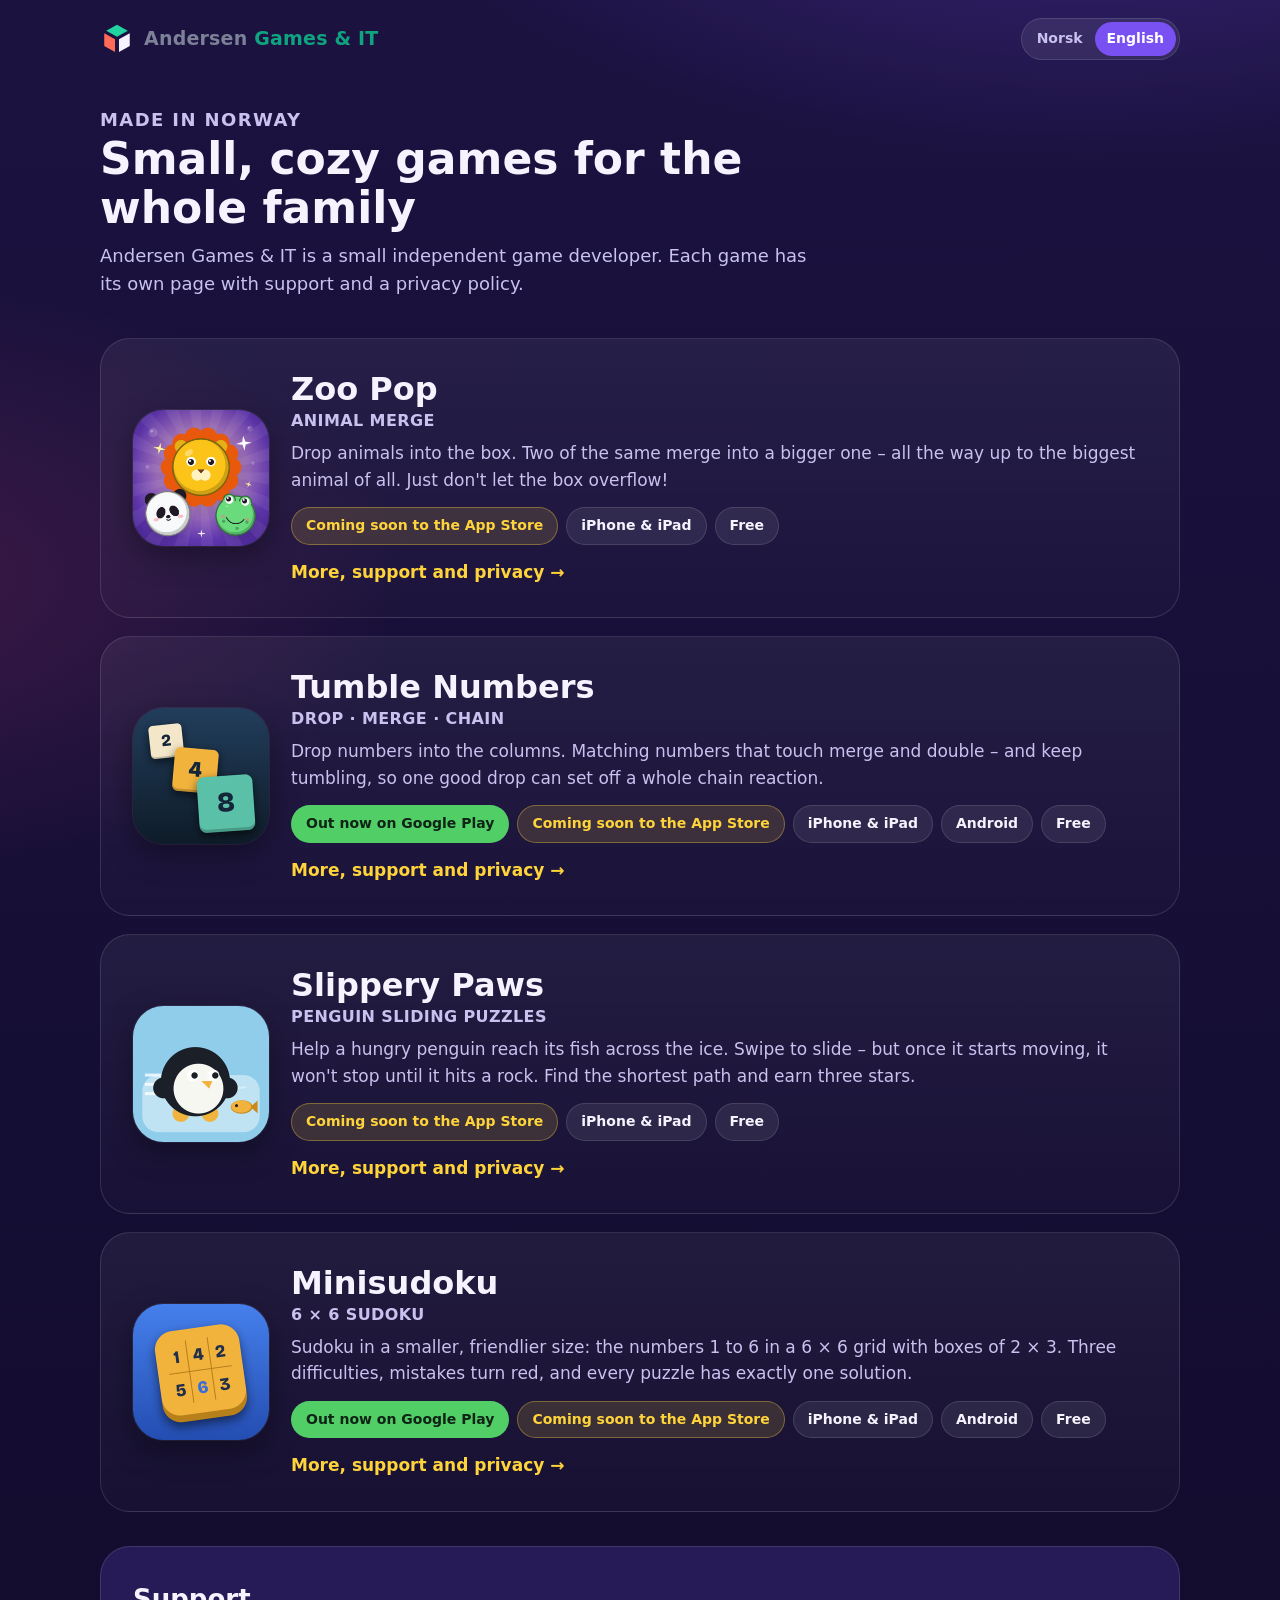
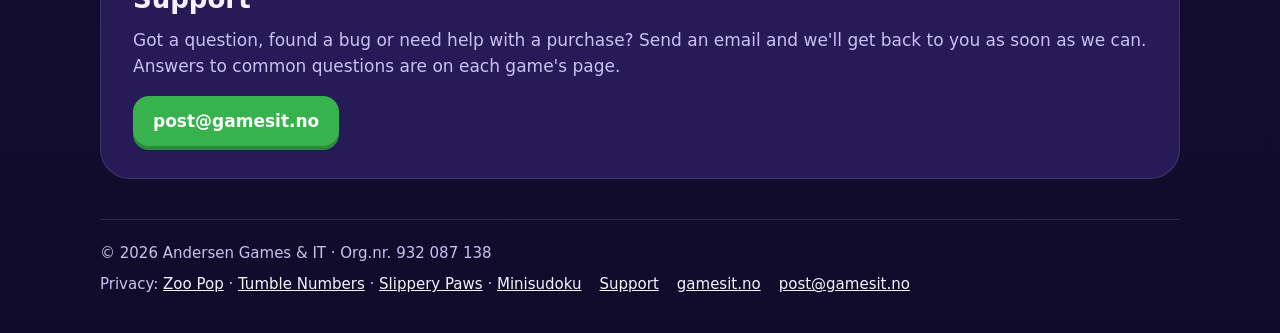
<file: index.html>
<!doctype html>
<html lang="en">
<head>
  <meta charset="utf-8">
  <meta name="viewport" content="width=device-width, initial-scale=1">
  <title>Andersen Games &amp; IT – Zoo Pop, Tumble Numbers, Slippery Paws and Minisudoku</title>
  <meta name="title-en" content="Andersen Games &amp; IT – Zoo Pop, Tumble Numbers, Slippery Paws and Minisudoku">
  <meta name="title-nb" content="Andersen Games &amp; IT – Zoo Pop, Tumble Numbers, Slippery Paws og Minisudoku">
  <meta name="description" content="Andersen Games &amp; IT makes small, cozy games for the whole family: Zoo Pop: Animal Merge, Tumble Numbers, Slippery Paws and Minisudoku.">
  <meta name="theme-color" content="#1b1240">
  <meta property="og:title" content="Andersen Games &amp; IT">
  <meta property="og:description" content="Small, cozy games for the whole family: Zoo Pop, Tumble Numbers, Slippery Paws and Minisudoku.">
  <meta property="og:image" content="https://play.gamesit.no/img/zoopop-icon.png">
  <meta property="og:url" content="https://play.gamesit.no/">
  <link rel="canonical" href="https://play.gamesit.no/">
  <link rel="icon" type="image/png" href="img/favicon.png">
  <link rel="apple-touch-icon" href="img/apple-touch-icon.png">
  <link rel="stylesheet" href="assets/site.css">
  <script src="assets/lang.js"></script>
  <script>
    /* Gamle lenker som /#zoopop går til spillets egen side */
    (function () { var h = location.hash.slice(1); if (["zoopop", "tumble-numbers", "slippery-paws", "minisudoku"].indexOf(h) >= 0) location.replace(h + "/" + location.search); })();
  </script>
</head>
<body>
  <div class="wrap">
    <header class="top">
      <a class="brand" href="./">
        <img src="img/logo.svg" alt="" width="34" height="34">
        <span>Andersen <b>Games &amp; IT</b></span>
      </a>
      <div class="langs" role="group" aria-label="Language / Språk">
        <button type="button" data-set-lang="nb" aria-pressed="false" lang="nb">Norsk</button>
        <button type="button" data-set-lang="en" aria-pressed="false" lang="en">English</button>
      </div>
    </header>

    <main>
      <section class="intro">
        <div data-l="nb" lang="nb">
          <p class="eyebrow">Laget i Norge</p>
          <h1>Små, koselige spill for hele familien</h1>
          <p>Andersen Games &amp; IT er en liten, uavhengig spillutvikler. Hvert spill har sin egen side med brukerstøtte og personvernerklæring.</p>
        </div>
        <div data-l="en" lang="en">
          <p class="eyebrow">Made in Norway</p>
          <h1>Small, cozy games for the whole family</h1>
          <p>Andersen Games &amp; IT is a small independent game developer. Each game has its own page with support and a privacy policy.</p>
        </div>
      </section>

      <section class="game-grid" aria-label="Spill / Games">
        <a class="game-card" href="zoopop/">
          <img class="app-icon" src="img/zoopop-icon.png" alt="" width="136" height="136" loading="lazy">
          <div>
            <h2>Zoo Pop<small>ANIMAL MERGE</small></h2>
            <p data-l="nb" lang="nb">Slipp dyrene ned i boksen. To like dyr smelter sammen til et større – helt opp til det største dyret av dem alle. Men pass på så boksen ikke blir full!</p>
            <p data-l="en" lang="en">Drop animals into the box. Two of the same merge into a bigger one – all the way up to the biggest animal of all. Just don't let the box overflow!</p>
            <div class="badges">
              <span class="badge" data-l="nb" lang="nb">Kommer snart på App Store</span>
              <span class="badge" data-l="en" lang="en">Coming soon to the App Store</span>
              <span class="badge soft">iPhone &amp; iPad</span>
              <span class="badge soft" data-l="nb" lang="nb">Gratis</span>
              <span class="badge soft" data-l="en" lang="en">Free</span>
            </div>
            <span class="more"><span data-l="nb" lang="nb">Les mer, brukerstøtte og personvern →</span><span data-l="en" lang="en">More, support and privacy →</span></span>
          </div>
        </a>
        <a class="game-card" href="tumble-numbers/">
          <img class="app-icon" src="img/tumble-numbers-icon.png" alt="" width="136" height="136" loading="lazy">
          <div>
            <h2>Tumble Numbers<small>DROP · MERGE · CHAIN</small></h2>
            <p data-l="nb" lang="nb">Slipp tall ned i kolonnene. Like tall som havner inntil hverandre, slår seg sammen og dobles – og faller videre, så ett godt slipp kan sette i gang en hel kjedereaksjon.</p>
            <p data-l="en" lang="en">Drop numbers into the columns. Matching numbers that touch merge and double – and keep tumbling, so one good drop can set off a whole chain reaction.</p>
            <div class="badges">
              <span class="badge store" data-l="nb" lang="nb">Ute på Google Play</span>
              <span class="badge store" data-l="en" lang="en">Out now on Google Play</span>
              <span class="badge" data-l="nb" lang="nb">Kommer snart på App Store</span>
              <span class="badge" data-l="en" lang="en">Coming soon to the App Store</span>
              <span class="badge soft">iPhone &amp; iPad</span>
              <span class="badge soft">Android</span>
              <span class="badge soft" data-l="nb" lang="nb">Gratis</span>
              <span class="badge soft" data-l="en" lang="en">Free</span>
            </div>
            <span class="more"><span data-l="nb" lang="nb">Les mer, brukerstøtte og personvern →</span><span data-l="en" lang="en">More, support and privacy →</span></span>
          </div>
        </a>
        <a class="game-card" href="slippery-paws/">
          <img class="app-icon" src="img/slippery-paws-icon.png" alt="" width="136" height="136" loading="lazy">
          <div>
            <h2>Slippery Paws<small>PENGUIN SLIDING PUZZLES</small></h2>
            <p data-l="nb" lang="nb">Hjelp en sulten pingvin fram til fisken over isen. Sveip for å gli – men når pingvinen først er i gang, stopper den ikke før den treffer en stein. Finn den korteste veien og få tre stjerner.</p>
            <p data-l="en" lang="en">Help a hungry penguin reach its fish across the ice. Swipe to slide – but once it starts moving, it won't stop until it hits a rock. Find the shortest path and earn three stars.</p>
            <div class="badges">
              <span class="badge" data-l="nb" lang="nb">Kommer snart på App Store</span>
              <span class="badge" data-l="en" lang="en">Coming soon to the App Store</span>
              <span class="badge soft">iPhone &amp; iPad</span>
              <span class="badge soft" data-l="nb" lang="nb">Gratis</span>
              <span class="badge soft" data-l="en" lang="en">Free</span>
            </div>
            <span class="more"><span data-l="nb" lang="nb">Les mer, brukerstøtte og personvern →</span><span data-l="en" lang="en">More, support and privacy →</span></span>
          </div>
        </a>
        <a class="game-card" href="minisudoku/">
          <img class="app-icon" src="img/minisudoku-icon.png" alt="" width="136" height="136" loading="lazy">
          <div>
            <h2>Minisudoku<small>6&nbsp;×&nbsp;6 SUDOKU</small></h2>
            <p data-l="nb" lang="nb">Sudoku i en mindre og vennligere størrelse: tallene 1 til 6 i et rutenett på 6&nbsp;×&nbsp;6 med bokser på 2&nbsp;×&nbsp;3. Tre vanskelighetsgrader, feil blir røde, og hvert brett har nøyaktig én løsning.</p>
            <p data-l="en" lang="en">Sudoku in a smaller, friendlier size: the numbers 1 to 6 in a 6&nbsp;×&nbsp;6 grid with boxes of 2&nbsp;×&nbsp;3. Three difficulties, mistakes turn red, and every puzzle has exactly one solution.</p>
            <div class="badges">
              <span class="badge store" data-l="nb" lang="nb">Ute på Google Play</span>
              <span class="badge store" data-l="en" lang="en">Out now on Google Play</span>
              <span class="badge" data-l="nb" lang="nb">Kommer snart på App Store</span>
              <span class="badge" data-l="en" lang="en">Coming soon to the App Store</span>
              <span class="badge soft">iPhone &amp; iPad</span>
              <span class="badge soft">Android</span>
              <span class="badge soft" data-l="nb" lang="nb">Gratis</span>
              <span class="badge soft" data-l="en" lang="en">Free</span>
            </div>
            <span class="more"><span data-l="nb" lang="nb">Les mer, brukerstøtte og personvern →</span><span data-l="en" lang="en">More, support and privacy →</span></span>
          </div>
        </a>
      </section>

      <section class="support support-single" id="support" aria-labelledby="support-title">
        <div>
          <h2 id="support-title"><span data-l="nb" lang="nb">Brukerstøtte</span><span data-l="en" lang="en">Support</span></h2>
          <p data-l="nb" lang="nb">Har du spørsmål, funnet en feil eller trenger hjelp med et kjøp? Send en e-post, så svarer vi så fort vi kan. Svar på vanlige spørsmål finner du på siden til hvert spill.</p>
          <p data-l="en" lang="en">Got a question, found a bug or need help with a purchase? Send an email and we'll get back to you as soon as we can. Answers to common questions are on each game's page.</p>
          <a class="btn" href="mailto:post@gamesit.no">post@gamesit.no</a>
        </div>
      </section>
    </main>

    <footer class="foot">
      <span>© 2026 Andersen Games &amp; IT · Org.nr. 932 087 138</span>
      <nav aria-label="Footer">
        <span><span data-l="nb" lang="nb">Personvern:</span><span data-l="en" lang="en">Privacy:</span>
          <a href="zoopop/personvern.html">Zoo Pop</a> ·
          <a href="tumble-numbers/personvern.html">Tumble Numbers</a> ·
          <a href="slippery-paws/personvern.html">Slippery Paws</a> ·
          <a href="minisudoku/personvern.html">Minisudoku</a></span>
        <a href="#support"><span data-l="nb" lang="nb">Brukerstøtte</span><span data-l="en" lang="en">Support</span></a>
        <a href="https://gamesit.no/">gamesit.no</a>
        <a href="mailto:post@gamesit.no">post@gamesit.no</a>
      </nav>
    </footer>
  </div>
</body>
</html>
</file>
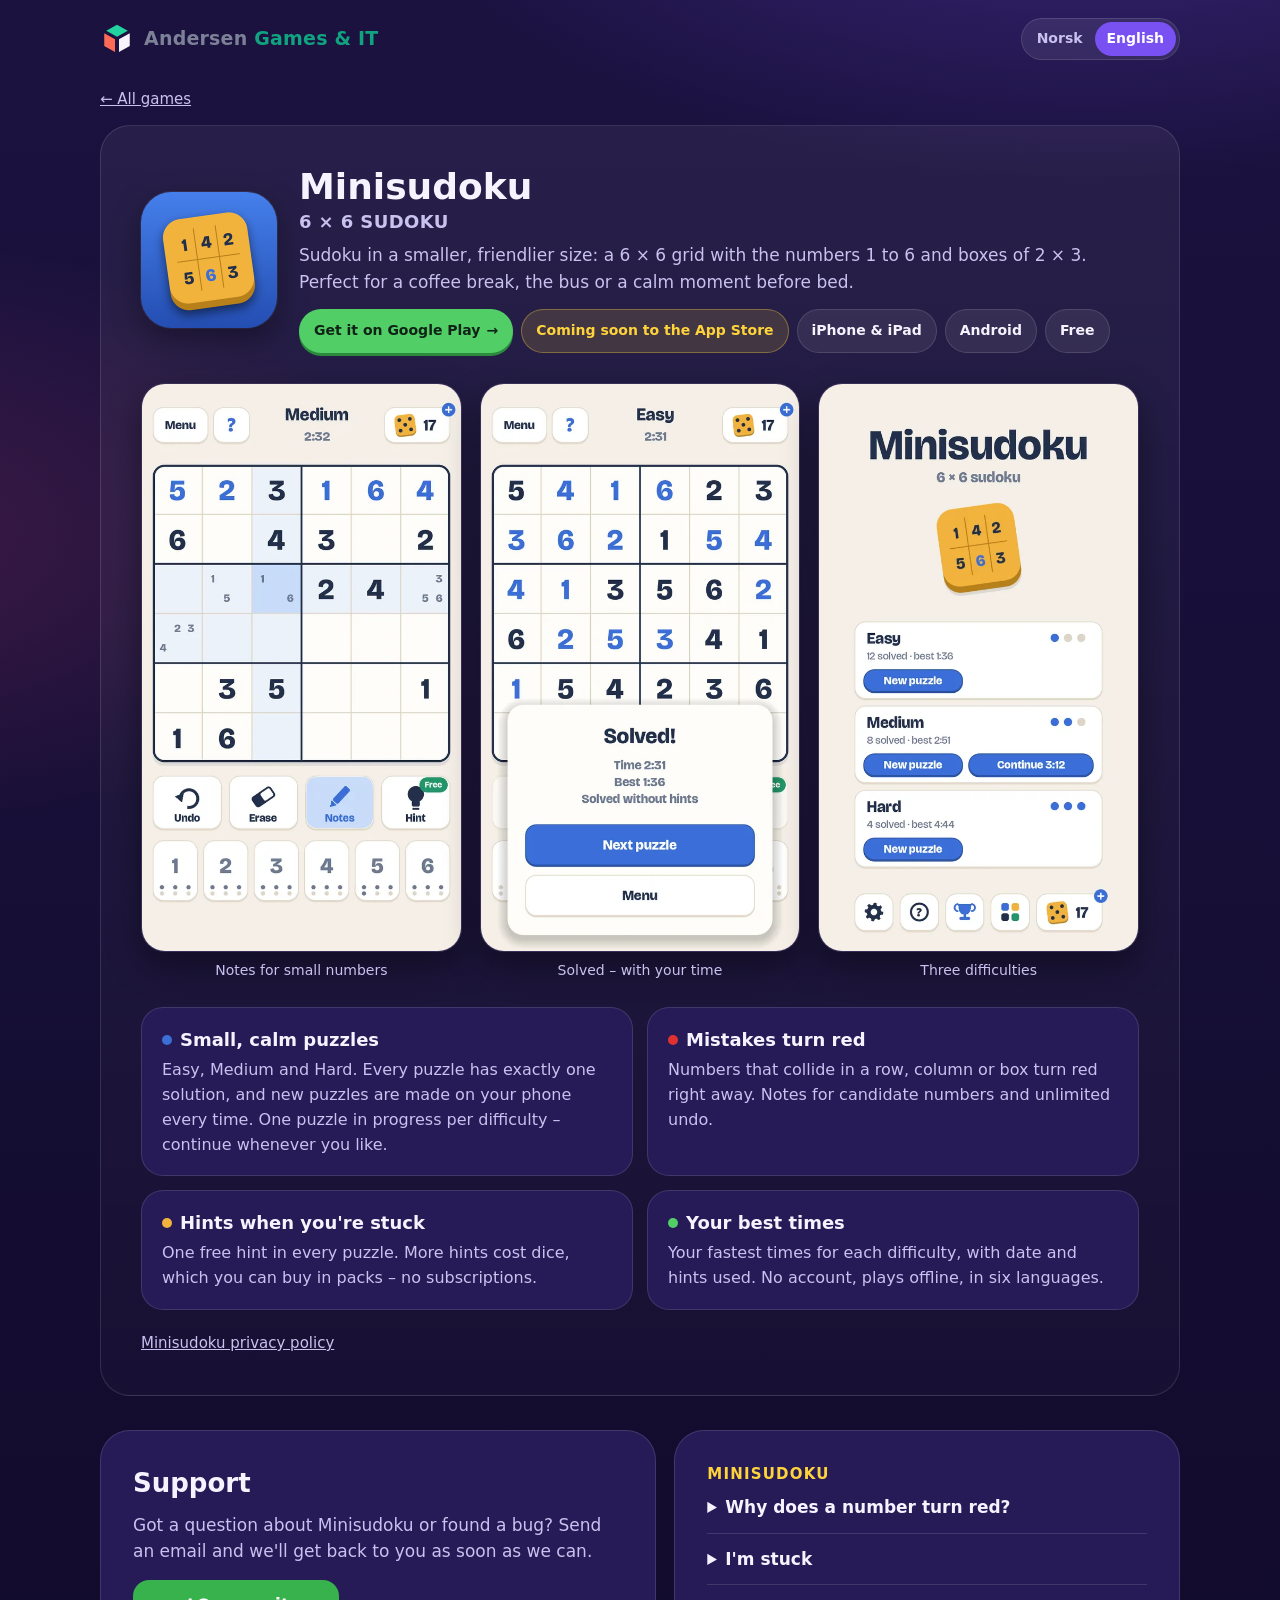
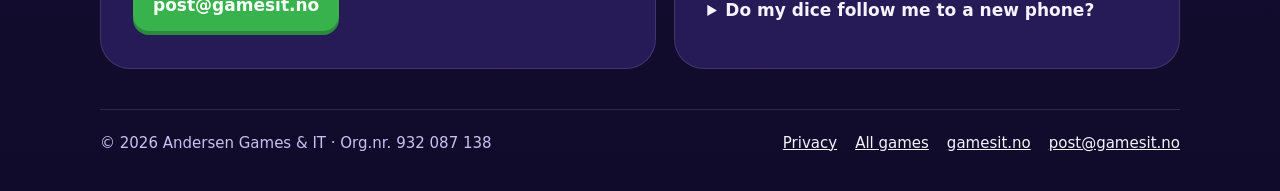
<file: minisudoku/index.html>
<!doctype html>
<html lang="en">
<head>
  <meta charset="utf-8">
  <meta name="viewport" content="width=device-width, initial-scale=1">
  <title>Minisudoku – Andersen Games &amp; IT</title>
  <meta name="title-en" content="Minisudoku – Andersen Games &amp; IT">
  <meta name="title-nb" content="Minisudoku – Andersen Games &amp; IT">
  <meta name="description" content="Sudoku in a smaller, friendlier size: a 6 × 6 grid with the numbers 1 to 6 and boxes of 2 × 3. Three difficulties, notes, best times – perfect for a coffee break.">
  <meta name="theme-color" content="#1b1240">
  <meta property="og:title" content="Minisudoku – Andersen Games &amp; IT">
  <meta property="og:description" content="Sudoku in a smaller, friendlier size: a 6 × 6 grid with the numbers 1 to 6 and boxes of 2 × 3. Three difficulties, notes, best times – perfect for a coffee break.">
  <meta property="og:image" content="https://play.gamesit.no/img/minisudoku-icon.png">
  <meta property="og:url" content="https://play.gamesit.no/minisudoku/">
  <link rel="canonical" href="https://play.gamesit.no/minisudoku/">
  <link rel="icon" type="image/png" href="../img/favicon.png">
  <link rel="apple-touch-icon" href="../img/apple-touch-icon.png">
  <link rel="stylesheet" href="../assets/site.css">
  <script src="../assets/lang.js"></script>
</head>
<body>
  <div class="wrap">
    <header class="top">
      <a class="brand" href="../">
        <img src="../img/logo.svg" alt="" width="34" height="34">
        <span>Andersen <b>Games &amp; IT</b></span>
      </a>
      <div class="langs" role="group" aria-label="Language / Språk">
        <button type="button" data-set-lang="nb" aria-pressed="false" lang="nb">Norsk</button>
        <button type="button" data-set-lang="en" aria-pressed="false" lang="en">English</button>
      </div>
    </header>

    <main>
      <p class="crumbs"><a href="../"><span data-l="nb" lang="nb">← Alle spill</span><span data-l="en" lang="en">← All games</span></a></p>
      <article class="game game-page" id="minisudoku" aria-labelledby="minisudoku-title">
        <div class="game-head">
          <img class="app-icon" src="../img/minisudoku-icon.png" alt="Minisudoku app icon" width="136" height="136">
          <div>
            <h2 id="minisudoku-title">Minisudoku<small>6&nbsp;×&nbsp;6 SUDOKU</small></h2>
            <p data-l="nb" lang="nb">Sudoku i en mindre og vennligere størrelse: et rutenett på 6&nbsp;×&nbsp;6 med tallene 1 til 6 og bokser på 2&nbsp;×&nbsp;3. Perfekt til kaffepausen, bussen eller en rolig stund før leggetid.</p>
            <p data-l="en" lang="en">Sudoku in a smaller, friendlier size: a 6&nbsp;×&nbsp;6 grid with the numbers 1 to 6 and boxes of 2&nbsp;×&nbsp;3. Perfect for a coffee break, the bus or a calm moment before bed.</p>
            <div class="badges">
              <a class="badge store" href="https://play.google.com/store/apps/details?id=com.eirikya.minisudoku" rel="noopener"><span data-l="nb" lang="nb">Last ned på Google Play</span><span data-l="en" lang="en">Get it on Google Play</span> <span aria-hidden="true">→</span></a>
              <span class="badge" data-l="nb" lang="nb">Kommer snart på App Store</span>
              <span class="badge" data-l="en" lang="en">Coming soon to the App Store</span>
              <span class="badge soft">iPhone &amp; iPad</span>
              <span class="badge soft">Android</span>
              <span class="badge soft" data-l="nb" lang="nb">Gratis</span>
              <span class="badge soft" data-l="en" lang="en">Free</span>
            </div>
          </div>
        </div>

        <div class="shots">
          <figure>
            <img src="../img/minisudoku-play.webp" alt="Minisudoku: a puzzle in progress with small notes" width="600" height="1067" loading="lazy">
            <figcaption><span data-l="nb" lang="nb">Notater for små tall</span><span data-l="en" lang="en">Notes for small numbers</span></figcaption>
          </figure>
          <figure>
            <img src="../img/minisudoku-solved.webp" alt="Minisudoku: puzzle solved, with time and best time" width="600" height="1067" loading="lazy">
            <figcaption><span data-l="nb" lang="nb">Løst – med tid</span><span data-l="en" lang="en">Solved – with your time</span></figcaption>
          </figure>
          <figure>
            <img src="../img/minisudoku-home.webp" alt="Minisudoku: Easy, Medium and Hard on the home screen" width="600" height="1067" loading="lazy">
            <figcaption><span data-l="nb" lang="nb">Tre vanskelighetsgrader</span><span data-l="en" lang="en">Three difficulties</span></figcaption>
          </figure>
        </div>

        <div class="features">
          <div class="feature">
            <h3><span class="dot" style="background:#3b6fd6"></span><span data-l="nb" lang="nb">Små og rolige gåter</span><span data-l="en" lang="en">Small, calm puzzles</span></h3>
            <p data-l="nb" lang="nb">Lett, Middels og Vanskelig. Hvert brett har nøyaktig én løsning, og nye brett lages på telefonen hver gang. Ett brett i gang per vanskelighetsgrad – fortsett når du vil.</p>
            <p data-l="en" lang="en">Easy, Medium and Hard. Every puzzle has exactly one solution, and new puzzles are made on your phone every time. One puzzle in progress per difficulty – continue whenever you like.</p>
          </div>
          <div class="feature">
            <h3><span class="dot" style="background:#e03131"></span><span data-l="nb" lang="nb">Feil blir røde</span><span data-l="en" lang="en">Mistakes turn red</span></h3>
            <p data-l="nb" lang="nb">Tall som kolliderer i en rad, kolonne eller boks, blir røde med en gang. Notater for kandidattall og ubegrenset angring.</p>
            <p data-l="en" lang="en">Numbers that collide in a row, column or box turn red right away. Notes for candidate numbers and unlimited undo.</p>
          </div>
          <div class="feature">
            <h3><span class="dot" style="background:#f2b33d"></span><span data-l="nb" lang="nb">Hint når du står fast</span><span data-l="en" lang="en">Hints when you're stuck</span></h3>
            <p data-l="nb" lang="nb">Ett gratis hint i hvert brett. Flere hint koster terninger, som du kan kjøpe i pakker – ingen abonnement.</p>
            <p data-l="en" lang="en">One free hint in every puzzle. More hints cost dice, which you can buy in packs – no subscriptions.</p>
          </div>
          <div class="feature">
            <h3><span class="dot" style="background:#51cf66"></span><span data-l="nb" lang="nb">Dine beste tider</span><span data-l="en" lang="en">Your best times</span></h3>
            <p data-l="nb" lang="nb">De raskeste tidene for hver vanskelighetsgrad, med dato og antall hint. Ingen konto, virker uten nett, på seks språk.</p>
            <p data-l="en" lang="en">Your fastest times for each difficulty, with date and hints used. No account, plays offline, in six languages.</p>
          </div>
        </div>
        <p class="game-links">
          <a href="personvern.html"><span data-l="nb" lang="nb">Personvern for Minisudoku</span><span data-l="en" lang="en">Minisudoku privacy policy</span></a>
        </p>
      </article>

      <section class="support" id="support" aria-labelledby="support-title">
        <div>
          <h2 id="support-title"><span data-l="nb" lang="nb">Brukerstøtte</span><span data-l="en" lang="en">Support</span></h2>
          <p data-l="nb" lang="nb">Har du spørsmål om Minisudoku eller funnet en feil? Send en e-post, så svarer vi så fort vi kan.</p>
          <p data-l="en" lang="en">Got a question about Minisudoku or found a bug? Send an email and we'll get back to you as soon as we can.</p>
          <a class="btn" href="mailto:post@gamesit.no?subject=Minisudoku">post@gamesit.no</a>
        </div>
        <div>
          <div data-l="nb" lang="nb">
            <div class="faq-group">
            <h3>Minisudoku</h3>
            <details>
              <summary>Hvorfor blir et tall rødt?</summary>
              <p>Det samme tallet står allerede i samme rad, kolonne eller boks på 2&nbsp;×&nbsp;3. Fjern ett av dem (viskelær eller angre), så forsvinner det røde.</p>
            </details>
            <details>
              <summary>Jeg står fast</summary>
              <p>Trykk «Hint» – det første hintet i hvert brett er gratis. Flere hint koster en terning hver. Du kan også skrive små notater i rutene for å holde styr på hvilke tall som er mulige.</p>
            </details>
            <details>
              <summary>Følger terningene med til en ny telefon?</summary>
              <p>På Android lagres terningene, statistikken og de beste tidene på telefonen. I versjonen for iPhone og iPad, som kommer snart, følger de med Apple-kontoen via iCloud.</p>
            </details>
            </div>
          </div>
          <div data-l="en" lang="en">
            <div class="faq-group">
            <h3>Minisudoku</h3>
            <details>
              <summary>Why does a number turn red?</summary>
              <p>The same number is already in the same row, column or 2&nbsp;×&nbsp;3 box. Remove one of them (eraser or undo) and the red goes away.</p>
            </details>
            <details>
              <summary>I'm stuck</summary>
              <p>Tap “Hint” – the first hint in every puzzle is free. More hints cost one die each. You can also write small notes in the cells to keep track of which numbers are possible.</p>
            </details>
            <details>
              <summary>Do my dice follow me to a new phone?</summary>
              <p>On Android, your dice, stats and best times are stored on the phone. In the iPhone and iPad version, coming soon, they follow your Apple Account through iCloud.</p>
            </details>
            </div>
          </div>
        </div>
      </section>
    </main>

    <footer class="foot">
      <span>© 2026 Andersen Games &amp; IT · Org.nr. 932 087 138</span>
      <nav aria-label="Footer">
        <a href="personvern.html"><span data-l="nb" lang="nb">Personvern</span><span data-l="en" lang="en">Privacy</span></a>
        <a href="../"><span data-l="nb" lang="nb">Alle spill</span><span data-l="en" lang="en">All games</span></a>
        <a href="https://gamesit.no/">gamesit.no</a>
        <a href="mailto:post@gamesit.no">post@gamesit.no</a>
      </nav>
    </footer>
  </div>
</body>
</html>
</file>
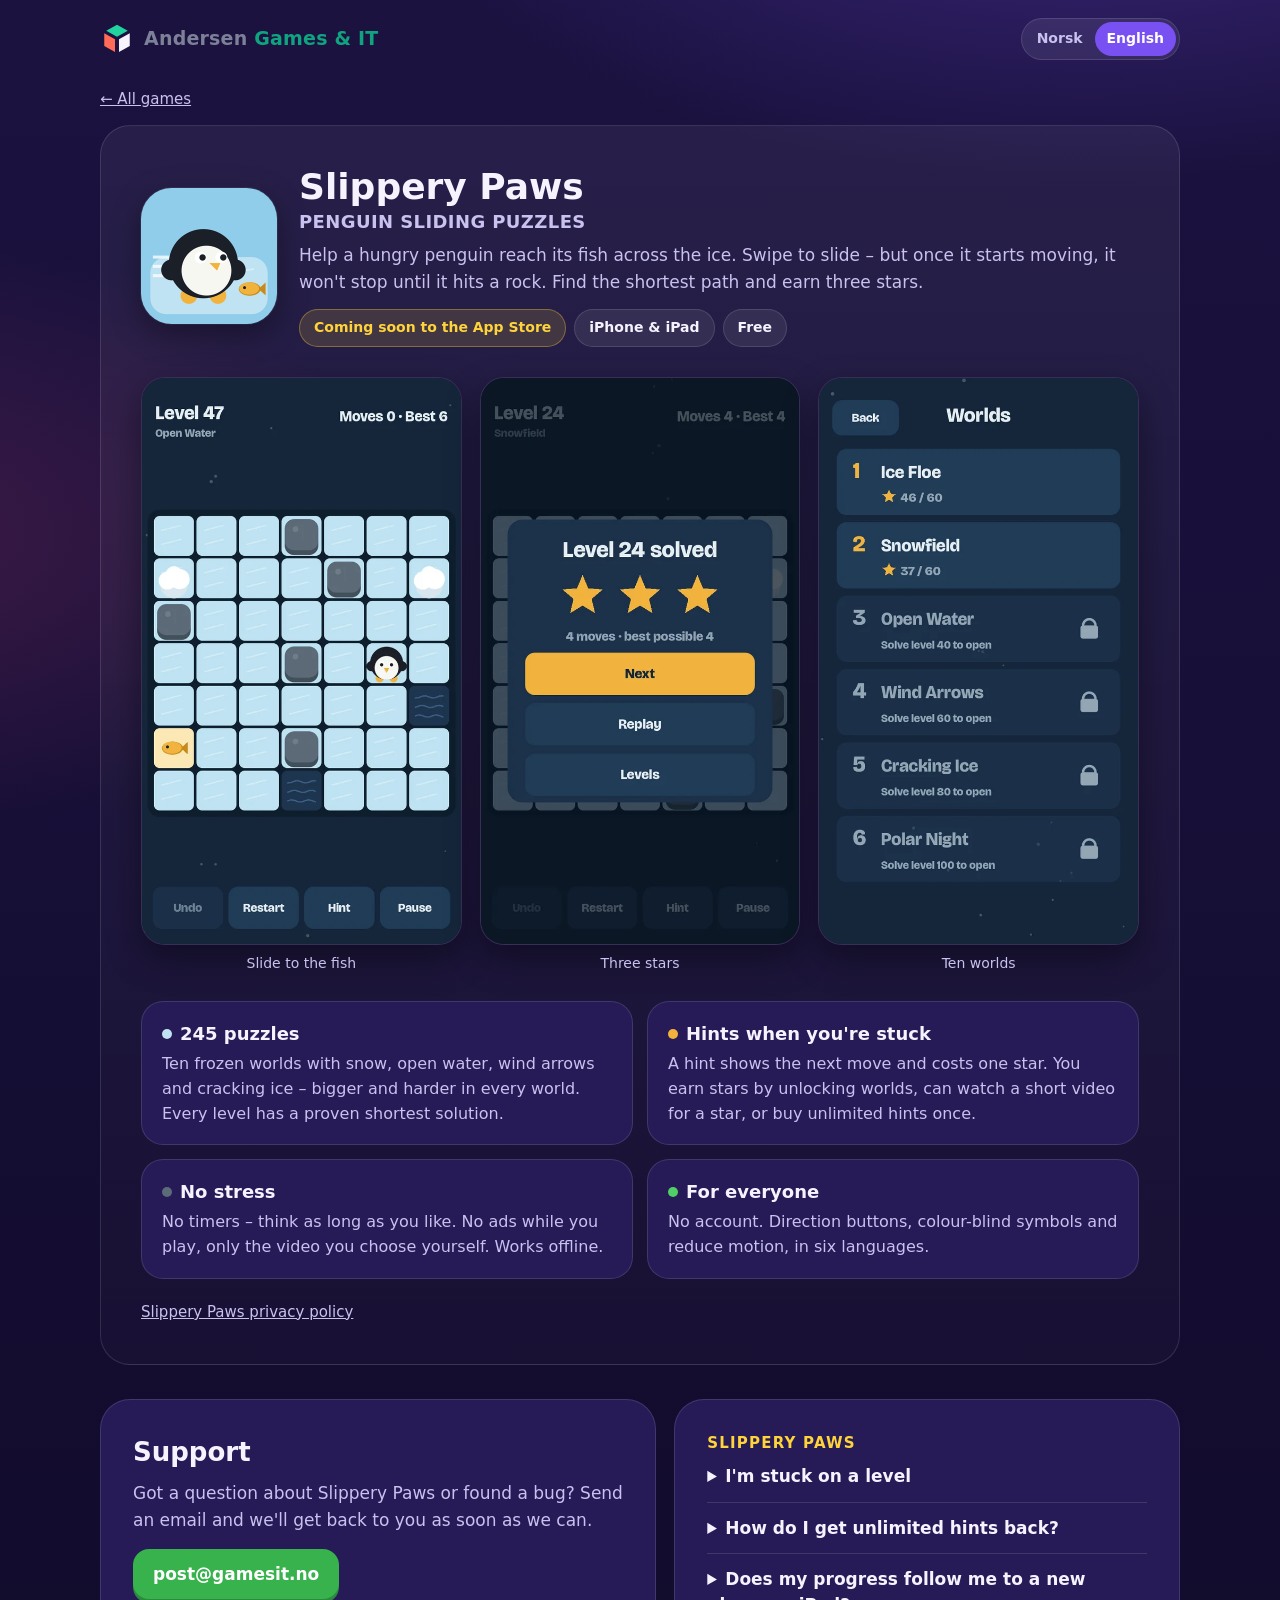
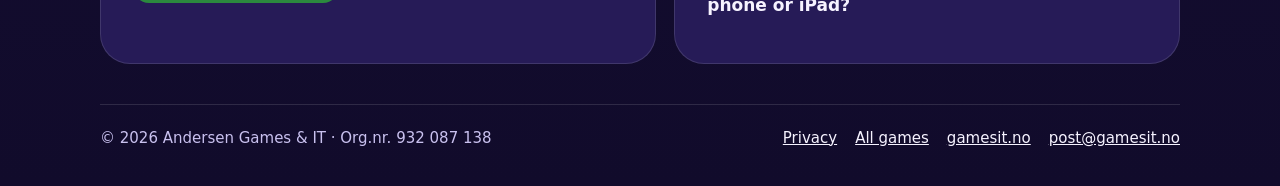
<file: slippery-paws/index.html>
<!doctype html>
<html lang="en">
<head>
  <meta charset="utf-8">
  <meta name="viewport" content="width=device-width, initial-scale=1">
  <title>Slippery Paws – Andersen Games &amp; IT</title>
  <meta name="title-en" content="Slippery Paws – Andersen Games &amp; IT">
  <meta name="title-nb" content="Slippery Paws – Andersen Games &amp; IT">
  <meta name="description" content="Help a hungry penguin reach its fish across the ice. Swipe to slide – but once it starts moving, it won't stop until it hits a rock. Find the shortest path and earn three stars.">
  <meta name="theme-color" content="#1b1240">
  <meta property="og:title" content="Slippery Paws – Andersen Games &amp; IT">
  <meta property="og:description" content="Help a hungry penguin reach its fish across the ice. Swipe to slide – but once it starts moving, it won't stop until it hits a rock. Find the shortest path and earn three stars.">
  <meta property="og:image" content="https://play.gamesit.no/img/slippery-paws-icon.png">
  <meta property="og:url" content="https://play.gamesit.no/slippery-paws/">
  <link rel="canonical" href="https://play.gamesit.no/slippery-paws/">
  <link rel="icon" type="image/png" href="../img/favicon.png">
  <link rel="apple-touch-icon" href="../img/apple-touch-icon.png">
  <link rel="stylesheet" href="../assets/site.css">
  <script src="../assets/lang.js"></script>
</head>
<body>
  <div class="wrap">
    <header class="top">
      <a class="brand" href="../">
        <img src="../img/logo.svg" alt="" width="34" height="34">
        <span>Andersen <b>Games &amp; IT</b></span>
      </a>
      <div class="langs" role="group" aria-label="Language / Språk">
        <button type="button" data-set-lang="nb" aria-pressed="false" lang="nb">Norsk</button>
        <button type="button" data-set-lang="en" aria-pressed="false" lang="en">English</button>
      </div>
    </header>

    <main>
      <p class="crumbs"><a href="../"><span data-l="nb" lang="nb">← Alle spill</span><span data-l="en" lang="en">← All games</span></a></p>
      <article class="game game-page" id="slippery-paws" aria-labelledby="slippery-title">
        <div class="game-head">
          <img class="app-icon" src="../img/slippery-paws-icon.png" alt="Slippery Paws app icon" width="136" height="136">
          <div>
            <h2 id="slippery-title">Slippery Paws<small>PENGUIN SLIDING PUZZLES</small></h2>
            <p data-l="nb" lang="nb">Hjelp en sulten pingvin fram til fisken over isen. Sveip for å gli – men når pingvinen først er i gang, stopper den ikke før den treffer en stein. Finn den korteste veien og få tre stjerner.</p>
            <p data-l="en" lang="en">Help a hungry penguin reach its fish across the ice. Swipe to slide – but once it starts moving, it won't stop until it hits a rock. Find the shortest path and earn three stars.</p>
            <div class="badges">
              <span class="badge" data-l="nb" lang="nb">Kommer snart på App Store</span>
              <span class="badge" data-l="en" lang="en">Coming soon to the App Store</span>
              <span class="badge soft">iPhone &amp; iPad</span>
              <span class="badge soft" data-l="nb" lang="nb">Gratis</span>
              <span class="badge soft" data-l="en" lang="en">Free</span>
            </div>
          </div>
        </div>

        <div class="shots">
          <figure>
            <img src="../img/slippery-paws-play.webp" alt="Slippery Paws: a level with open water and snow" width="600" height="1067" loading="lazy">
            <figcaption><span data-l="nb" lang="nb">Gli til fisken</span><span data-l="en" lang="en">Slide to the fish</span></figcaption>
          </figure>
          <figure>
            <img src="../img/slippery-paws-solved.webp" alt="Slippery Paws: level solved with three stars" width="600" height="1067" loading="lazy">
            <figcaption><span data-l="nb" lang="nb">Tre stjerner</span><span data-l="en" lang="en">Three stars</span></figcaption>
          </figure>
          <figure>
            <img src="../img/slippery-paws-worlds.webp" alt="Slippery Paws: ten frozen worlds" width="600" height="1067" loading="lazy">
            <figcaption><span data-l="nb" lang="nb">Ti verdener</span><span data-l="en" lang="en">Ten worlds</span></figcaption>
          </figure>
        </div>

        <div class="features">
          <div class="feature">
            <h3><span class="dot" style="background:#bfe3f2"></span><span data-l="nb" lang="nb">245 gåter</span><span data-l="en" lang="en">245 puzzles</span></h3>
            <p data-l="nb" lang="nb">Ti frosne verdener med snø, råk, vindpiler og sprukken is – større og vanskeligere for hver verden. Hvert nivå har en bevist korteste løsning.</p>
            <p data-l="en" lang="en">Ten frozen worlds with snow, open water, wind arrows and cracking ice – bigger and harder in every world. Every level has a proven shortest solution.</p>
          </div>
          <div class="feature">
            <h3><span class="dot" style="background:#f2b33d"></span><span data-l="nb" lang="nb">Hint når du står fast</span><span data-l="en" lang="en">Hints when you're stuck</span></h3>
            <p data-l="nb" lang="nb">Et hint viser neste trekk og koster én stjerne. Du får stjerner når du låser opp verdener, kan se en kort video for en stjerne, eller kjøpe ubegrensede hint én gang.</p>
            <p data-l="en" lang="en">A hint shows the next move and costs one star. You earn stars by unlocking worlds, can watch a short video for a star, or buy unlimited hints once.</p>
          </div>
          <div class="feature">
            <h3><span class="dot" style="background:#5c6b78"></span><span data-l="nb" lang="nb">Ingen stress</span><span data-l="en" lang="en">No stress</span></h3>
            <p data-l="nb" lang="nb">Ingen klokke – tenk så lenge du vil. Ingen reklame mens du spiller, bare videoen du selv velger. Spillet virker uten nett.</p>
            <p data-l="en" lang="en">No timers – think as long as you like. No ads while you play, only the video you choose yourself. Works offline.</p>
          </div>
          <div class="feature">
            <h3><span class="dot" style="background:#51cf66"></span><span data-l="nb" lang="nb">For alle</span><span data-l="en" lang="en">For everyone</span></h3>
            <p data-l="nb" lang="nb">Ingen konto. Retningsknapper, fargeblind-symboler og redusert bevegelse, på seks språk.</p>
            <p data-l="en" lang="en">No account. Direction buttons, colour-blind symbols and reduce motion, in six languages.</p>
          </div>
        </div>
        <p class="game-links">
          <a href="personvern.html"><span data-l="nb" lang="nb">Personvern for Slippery Paws</span><span data-l="en" lang="en">Slippery Paws privacy policy</span></a>
        </p>
      </article>

      <section class="support" id="support" aria-labelledby="support-title">
        <div>
          <h2 id="support-title"><span data-l="nb" lang="nb">Brukerstøtte</span><span data-l="en" lang="en">Support</span></h2>
          <p data-l="nb" lang="nb">Har du spørsmål om Slippery Paws eller funnet en feil? Send en e-post, så svarer vi så fort vi kan.</p>
          <p data-l="en" lang="en">Got a question about Slippery Paws or found a bug? Send an email and we'll get back to you as soon as we can.</p>
          <a class="btn" href="mailto:post@gamesit.no?subject=Slippery%20Paws">post@gamesit.no</a>
        </div>
        <div>
          <div data-l="nb" lang="nb">
            <div class="faq-group">
            <h3>Slippery Paws</h3>
            <details>
              <summary>Jeg står fast på et nivå</summary>
              <p>Trykk «Hint» – det viser neste trekk på den korteste veien og koster én stjerne. Du får 3 stjerner for hver verden du låser opp, kan se en kort video for en stjerne, eller kjøpe flere stjerner eller ubegrensede hint. Har sprukken is stengt veien til fisken, sier spillet fra, og du kan prøve nivået på nytt (da trekkes ingen stjerne).</p>
            </details>
            <details>
              <summary>Hvordan får jeg tilbake ubegrensede hint?</summary>
              <p>Gå til Innstillinger → «Gjenopprett kjøp» med den samme Apple-kontoen eller Google-kontoen som du kjøpte med.</p>
            </details>
            <details>
              <summary>Følger fremdriften med til en ny telefon eller iPad?</summary>
              <p>På iPhone og iPad, ja, når du er logget inn i iCloud med samme Apple-konto: løste nivåer og stjernene (også kjøpte) følger med. På Android lagres fremdriften bare på enheten, men ubegrensede hint kan hentes med «Gjenopprett kjøp».</p>
            </details>
            </div>
          </div>
          <div data-l="en" lang="en">
            <div class="faq-group">
            <h3>Slippery Paws</h3>
            <details>
              <summary>I'm stuck on a level</summary>
              <p>Tap “Hint” – it shows the next move on the shortest path and costs one star. You get 3 stars for every world you unlock, can watch a short video for a star, or buy more stars or unlimited hints. If cracked ice has closed the way to the fish, the game tells you, and you can try the level again (no star is used).</p>
            </details>
            <details>
              <summary>How do I get unlimited hints back?</summary>
              <p>Go to Settings → “Restore purchases” with the same Apple Account or Google Account you bought them with.</p>
            </details>
            <details>
              <summary>Does my progress follow me to a new phone or iPad?</summary>
              <p>On iPhone and iPad, yes, when you are signed in to iCloud with the same Apple Account: solved levels and your stars (also bought ones) come along. On Android, progress is stored on the device only, but unlimited hints can be restored with “Restore purchases”.</p>
            </details>
            </div>
          </div>
        </div>
      </section>
    </main>

    <footer class="foot">
      <span>© 2026 Andersen Games &amp; IT · Org.nr. 932 087 138</span>
      <nav aria-label="Footer">
        <a href="personvern.html"><span data-l="nb" lang="nb">Personvern</span><span data-l="en" lang="en">Privacy</span></a>
        <a href="../"><span data-l="nb" lang="nb">Alle spill</span><span data-l="en" lang="en">All games</span></a>
        <a href="https://gamesit.no/">gamesit.no</a>
        <a href="mailto:post@gamesit.no">post@gamesit.no</a>
      </nav>
    </footer>
  </div>
</body>
</html>
</file>
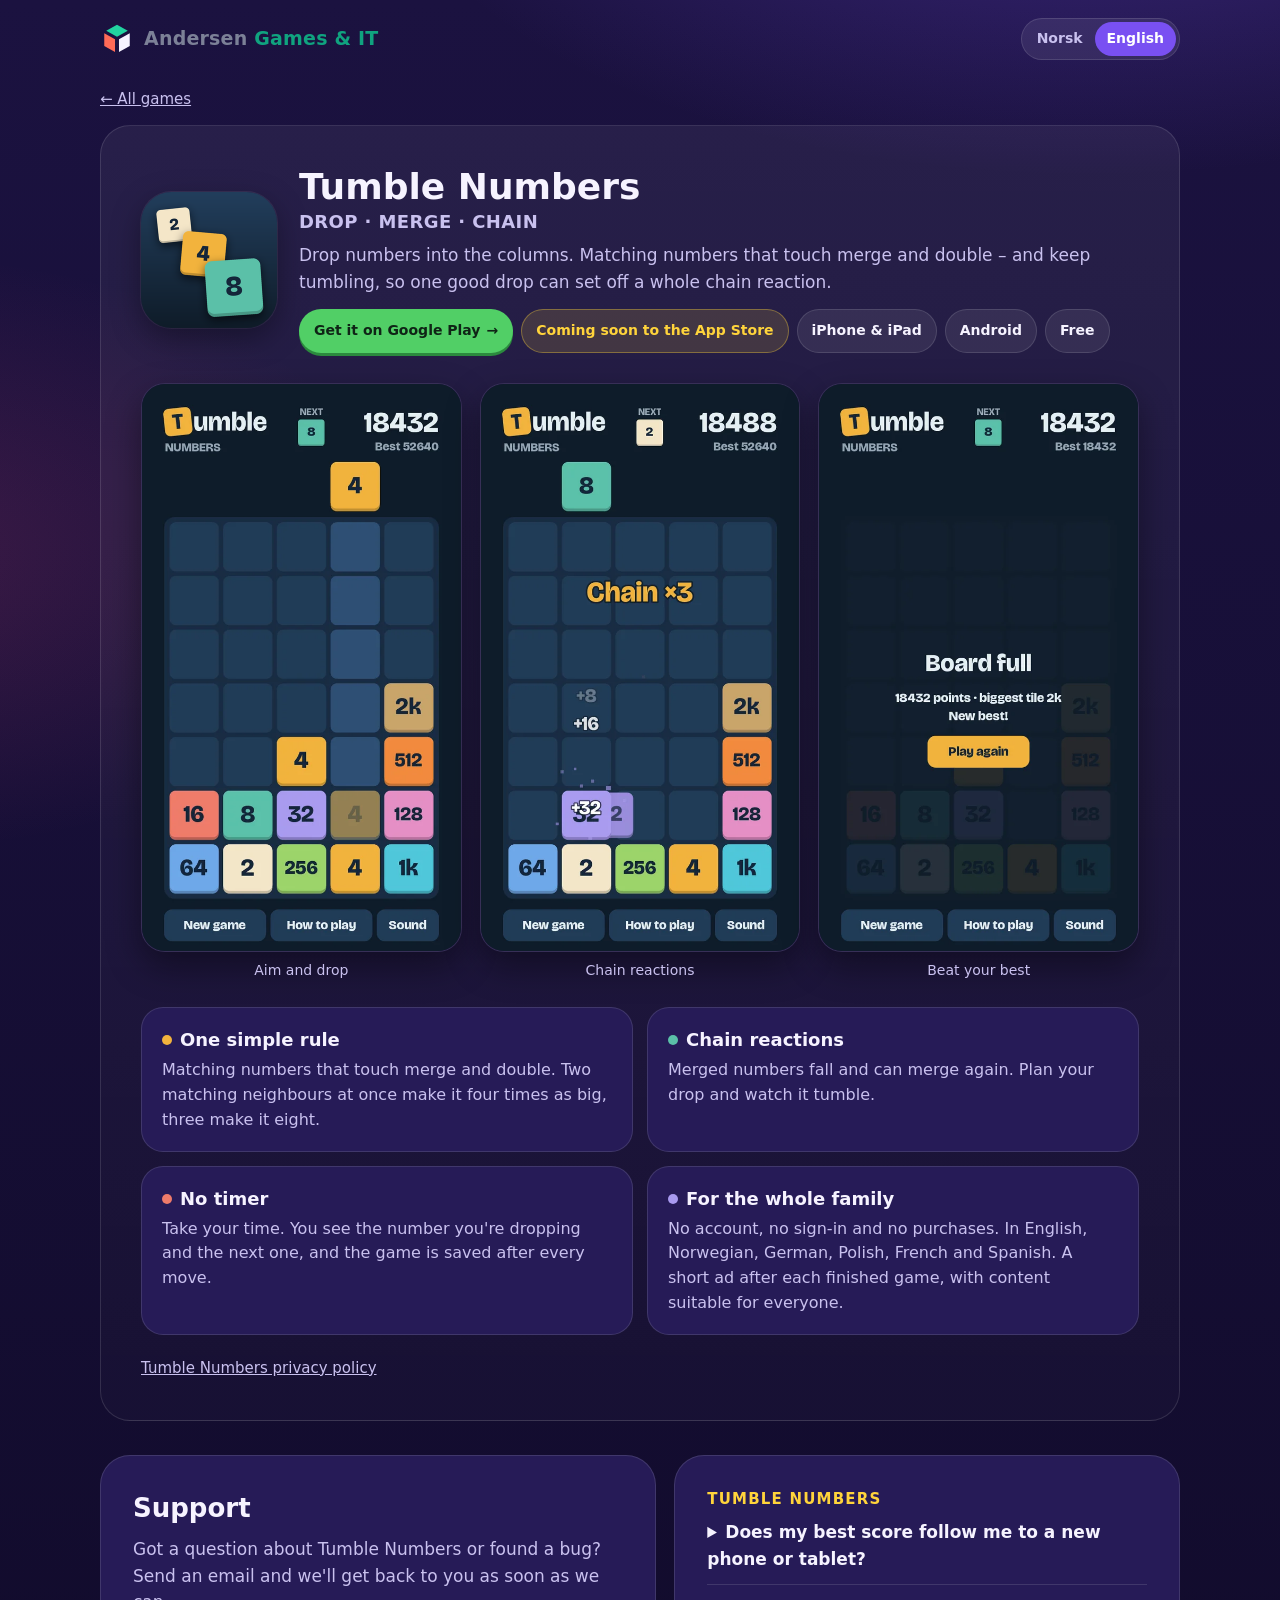
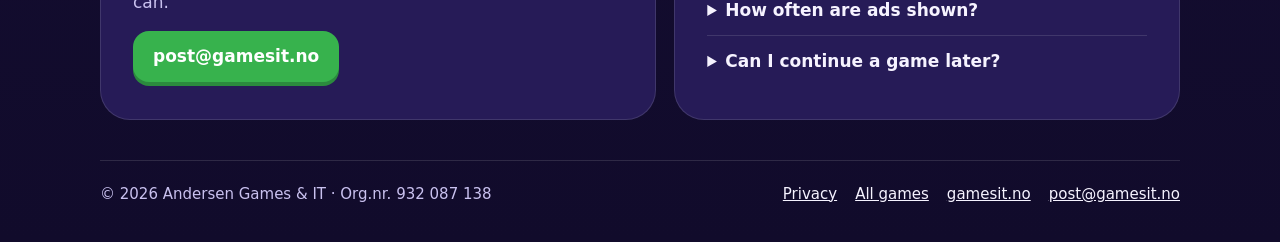
<file: tumble-numbers/index.html>
<!doctype html>
<html lang="en">
<head>
  <meta charset="utf-8">
  <meta name="viewport" content="width=device-width, initial-scale=1">
  <title>Tumble Numbers – Andersen Games &amp; IT</title>
  <meta name="title-en" content="Tumble Numbers – Andersen Games &amp; IT">
  <meta name="title-nb" content="Tumble Numbers – Andersen Games &amp; IT">
  <meta name="description" content="Drop numbers into the columns. Matching numbers that touch merge and double – and keep tumbling, so one good drop can set off a whole chain reaction.">
  <meta name="theme-color" content="#1b1240">
  <meta property="og:title" content="Tumble Numbers – Andersen Games &amp; IT">
  <meta property="og:description" content="Drop numbers into the columns. Matching numbers that touch merge and double – and keep tumbling, so one good drop can set off a whole chain reaction.">
  <meta property="og:image" content="https://play.gamesit.no/img/tumble-numbers-icon.png">
  <meta property="og:url" content="https://play.gamesit.no/tumble-numbers/">
  <link rel="canonical" href="https://play.gamesit.no/tumble-numbers/">
  <link rel="icon" type="image/png" href="../img/favicon.png">
  <link rel="apple-touch-icon" href="../img/apple-touch-icon.png">
  <link rel="stylesheet" href="../assets/site.css">
  <script src="../assets/lang.js"></script>
</head>
<body>
  <div class="wrap">
    <header class="top">
      <a class="brand" href="../">
        <img src="../img/logo.svg" alt="" width="34" height="34">
        <span>Andersen <b>Games &amp; IT</b></span>
      </a>
      <div class="langs" role="group" aria-label="Language / Språk">
        <button type="button" data-set-lang="nb" aria-pressed="false" lang="nb">Norsk</button>
        <button type="button" data-set-lang="en" aria-pressed="false" lang="en">English</button>
      </div>
    </header>

    <main>
      <p class="crumbs"><a href="../"><span data-l="nb" lang="nb">← Alle spill</span><span data-l="en" lang="en">← All games</span></a></p>
      <article class="game game-page" id="tumble-numbers" aria-labelledby="tumble-title">
        <div class="game-head">
          <img class="app-icon" src="../img/tumble-numbers-icon.png" alt="Tumble Numbers app icon" width="136" height="136">
          <div>
            <h2 id="tumble-title">Tumble Numbers<small>DROP · MERGE · CHAIN</small></h2>
            <p data-l="nb" lang="nb">Slipp tall ned i kolonnene. Like tall som havner inntil hverandre, slår seg sammen og dobles – og faller videre, så ett godt slipp kan sette i gang en hel kjedereaksjon.</p>
            <p data-l="en" lang="en">Drop numbers into the columns. Matching numbers that touch merge and double – and keep tumbling, so one good drop can set off a whole chain reaction.</p>
            <div class="badges">
              <a class="badge store" href="https://play.google.com/store/apps/details?id=com.eirikya.tumblenumbers" rel="noopener"><span data-l="nb" lang="nb">Last ned på Google Play</span><span data-l="en" lang="en">Get it on Google Play</span> <span aria-hidden="true">→</span></a>
              <span class="badge" data-l="nb" lang="nb">Kommer snart på App Store</span>
              <span class="badge" data-l="en" lang="en">Coming soon to the App Store</span>
              <span class="badge soft">iPhone &amp; iPad</span>
              <span class="badge soft">Android</span>
              <span class="badge soft" data-l="nb" lang="nb">Gratis</span>
              <span class="badge soft" data-l="en" lang="en">Free</span>
            </div>
          </div>
        </div>

        <div class="shots">
          <figure>
            <img src="../img/tumble-numbers-play.webp" alt="Tumble Numbers: the number above the board and where it will land" width="600" height="1067" loading="lazy">
            <figcaption><span data-l="nb" lang="nb">Sikt og slipp</span><span data-l="en" lang="en">Aim and drop</span></figcaption>
          </figure>
          <figure>
            <img src="../img/tumble-numbers-chain.webp" alt="Tumble Numbers: a chain reaction" width="600" height="1067" loading="lazy">
            <figcaption><span data-l="nb" lang="nb">Kjedereaksjoner</span><span data-l="en" lang="en">Chain reactions</span></figcaption>
          </figure>
          <figure>
            <img src="../img/tumble-numbers-over.webp" alt="Tumble Numbers: board full and a new best score" width="600" height="1067" loading="lazy">
            <figcaption><span data-l="nb" lang="nb">Slå rekorden</span><span data-l="en" lang="en">Beat your best</span></figcaption>
          </figure>
        </div>

        <div class="features">
          <div class="feature">
            <h3><span class="dot" style="background:#f2b33d"></span><span data-l="nb" lang="nb">Én enkel regel</span><span data-l="en" lang="en">One simple rule</span></h3>
            <p data-l="nb" lang="nb">Like tall som møtes, slås sammen og dobles. To like naboer på én gang gir fire ganger så mye, tre gir åtte.</p>
            <p data-l="en" lang="en">Matching numbers that touch merge and double. Two matching neighbours at once make it four times as big, three make it eight.</p>
          </div>
          <div class="feature">
            <h3><span class="dot" style="background:#5bc0a8"></span><span data-l="nb" lang="nb">Kjedereaksjoner</span><span data-l="en" lang="en">Chain reactions</span></h3>
            <p data-l="nb" lang="nb">Sammenslåtte tall faller ned og kan slå seg sammen igjen. Planlegg slippet, og se det tumle.</p>
            <p data-l="en" lang="en">Merged numbers fall and can merge again. Plan your drop and watch it tumble.</p>
          </div>
          <div class="feature">
            <h3><span class="dot" style="background:#ee7b6a"></span><span data-l="nb" lang="nb">Ingen klokke</span><span data-l="en" lang="en">No timer</span></h3>
            <p data-l="nb" lang="nb">Tenk så lenge du vil. Du ser tallet du slipper og det neste, og spillet lagres etter hvert trekk.</p>
            <p data-l="en" lang="en">Take your time. You see the number you're dropping and the next one, and the game is saved after every move.</p>
          </div>
          <div class="feature">
            <h3><span class="dot" style="background:#a99af0"></span><span data-l="nb" lang="nb">For hele familien</span><span data-l="en" lang="en">For the whole family</span></h3>
            <p data-l="nb" lang="nb">Ingen konto, ingen innlogging og ingen kjøp. På norsk, engelsk, tysk, polsk, fransk og spansk. En kort reklame etter hvert ferdige spill, med innhold som passer for alle.</p>
            <p data-l="en" lang="en">No account, no sign-in and no purchases. In English, Norwegian, German, Polish, French and Spanish. A short ad after each finished game, with content suitable for everyone.</p>
          </div>
        </div>
        <p class="game-links">
          <a href="personvern.html"><span data-l="nb" lang="nb">Personvern for Tumble Numbers</span><span data-l="en" lang="en">Tumble Numbers privacy policy</span></a>
        </p>
      </article>

      <section class="support" id="support" aria-labelledby="support-title">
        <div>
          <h2 id="support-title"><span data-l="nb" lang="nb">Brukerstøtte</span><span data-l="en" lang="en">Support</span></h2>
          <p data-l="nb" lang="nb">Har du spørsmål om Tumble Numbers eller funnet en feil? Send en e-post, så svarer vi så fort vi kan.</p>
          <p data-l="en" lang="en">Got a question about Tumble Numbers or found a bug? Send an email and we'll get back to you as soon as we can.</p>
          <a class="btn" href="mailto:post@gamesit.no?subject=Tumble%20Numbers">post@gamesit.no</a>
        </div>
        <div>
          <div data-l="nb" lang="nb">
            <div class="faq-group">
            <h3>Tumble Numbers</h3>
            <details>
              <summary>Følger rekorden med til en ny telefon eller et nytt nettbrett?</summary>
              <p>Nei. Rekorden lagres bare på enheten du spiller på, så hver telefon og hvert nettbrett har sin egen rekord, og den forsvinner hvis du sletter appen.</p>
            </details>
            <details>
              <summary>Hvor ofte kommer det reklame?</summary>
              <p>Etter hvert ferdige spill. Avbryter du et spill for å starte et nytt, kommer reklame bare hvis det er minst 6 minutter siden forrige. Varer et spill i over 30 minutter, kommer én kort reklamepause som varsles først. Ellers aldri mens du spiller. Spillet har ingen kjøp, heller ikke for å fjerne reklamen.</p>
            </details>
            <details>
              <summary>Kan jeg fortsette et spill senere?</summary>
              <p>Ja. Spillet lagres etter hvert trekk og når du legger bort appen, og fortsetter der du slapp neste gang du åpner den.</p>
            </details>
            </div>
          </div>
          <div data-l="en" lang="en">
            <div class="faq-group">
            <h3>Tumble Numbers</h3>
            <details>
              <summary>Does my best score follow me to a new phone or tablet?</summary>
              <p>No. The best score is stored only on the device you play on, so each phone and tablet has its own, and it's gone if you delete the app.</p>
            </details>
            <details>
              <summary>How often are ads shown?</summary>
              <p>After each finished game. If you abandon a game to start a new one, an ad is shown only if the previous ad was at least 6 minutes ago. If a game lasts more than 30 minutes, there is one short ad break, announced first. Otherwise never while you play. The game has no purchases, including none to remove ads.</p>
            </details>
            <details>
              <summary>Can I continue a game later?</summary>
              <p>Yes. The game is saved after every move and when you leave the app, and continues where you left off next time.</p>
            </details>
            </div>
          </div>
        </div>
      </section>
    </main>

    <footer class="foot">
      <span>© 2026 Andersen Games &amp; IT · Org.nr. 932 087 138</span>
      <nav aria-label="Footer">
        <a href="personvern.html"><span data-l="nb" lang="nb">Personvern</span><span data-l="en" lang="en">Privacy</span></a>
        <a href="../"><span data-l="nb" lang="nb">Alle spill</span><span data-l="en" lang="en">All games</span></a>
        <a href="https://gamesit.no/">gamesit.no</a>
        <a href="mailto:post@gamesit.no">post@gamesit.no</a>
      </nav>
    </footer>
  </div>
</body>
</html>
</file>
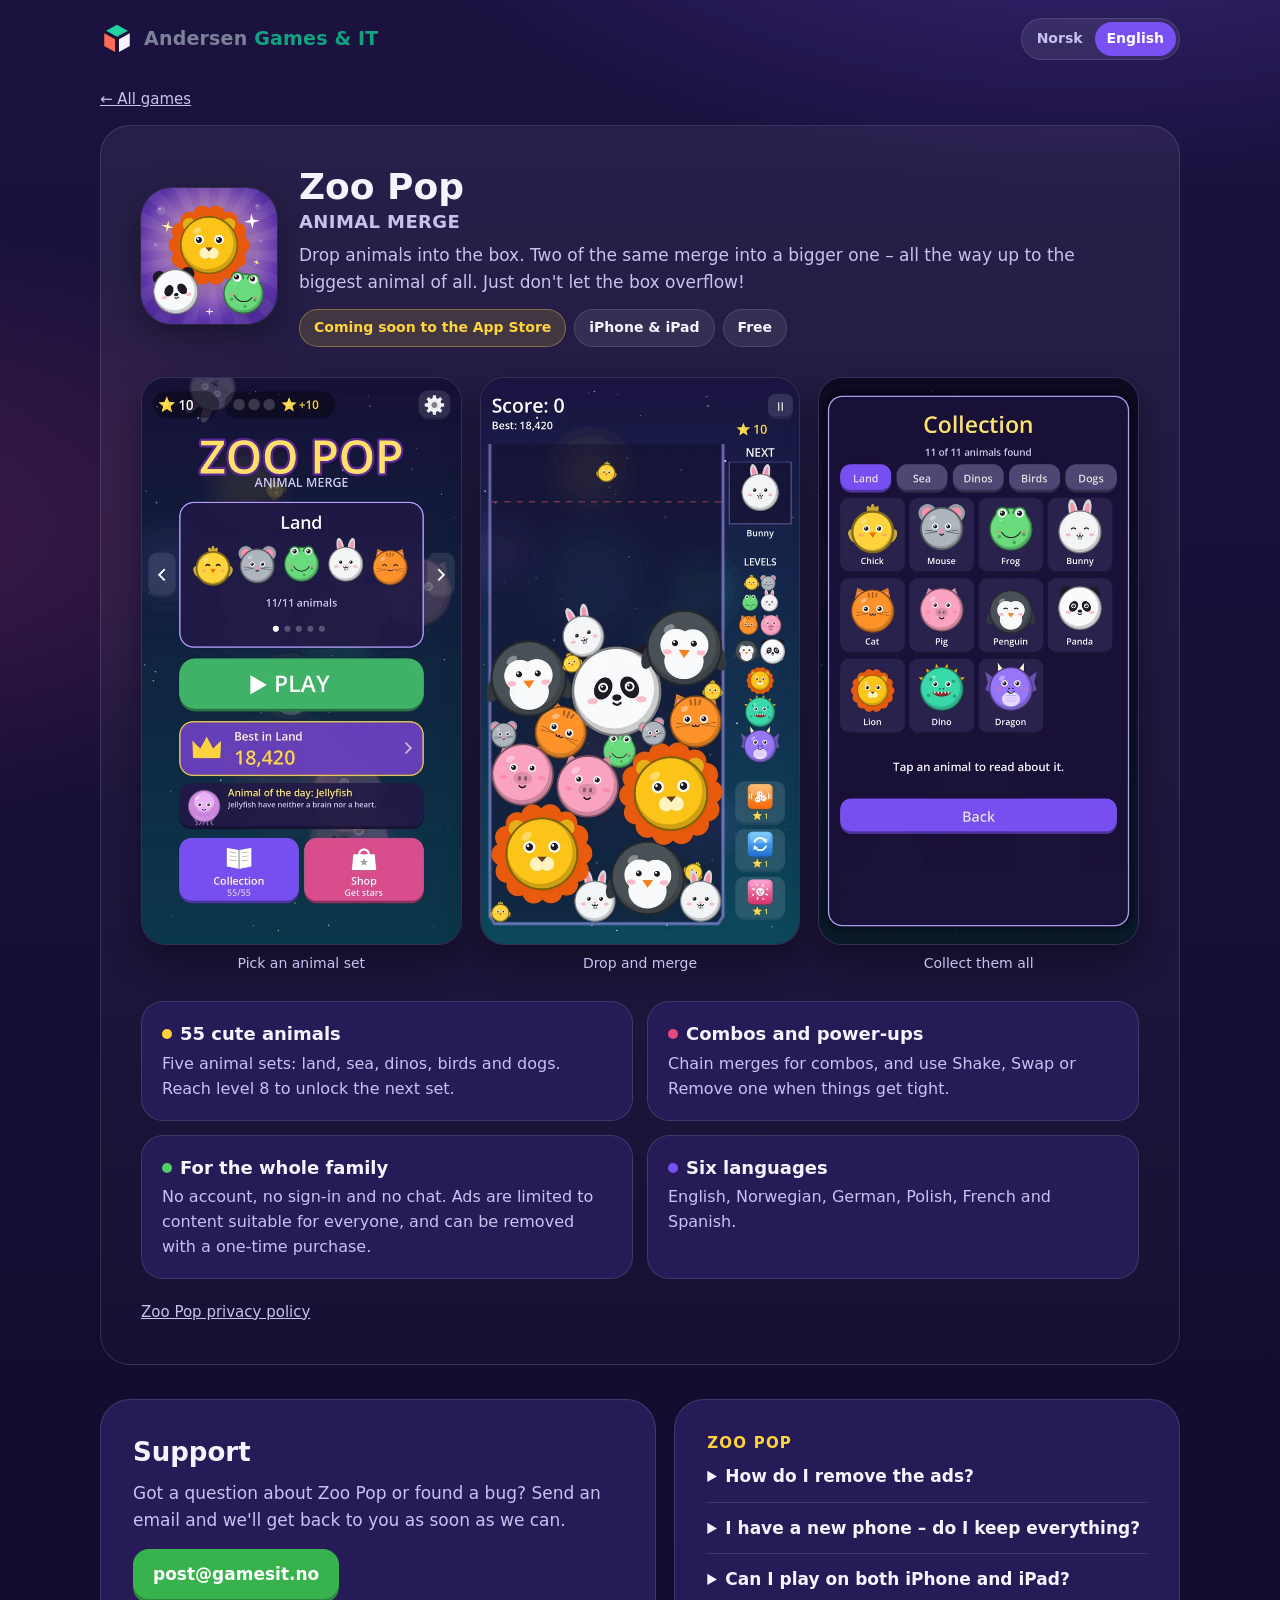
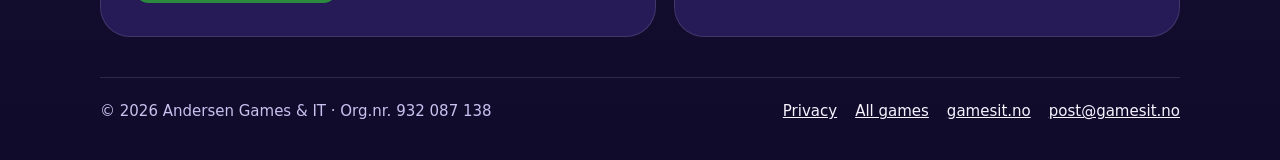
<file: zoopop/index.html>
<!doctype html>
<html lang="en">
<head>
  <meta charset="utf-8">
  <meta name="viewport" content="width=device-width, initial-scale=1">
  <title>Zoo Pop: Animal Merge – Andersen Games &amp; IT</title>
  <meta name="title-en" content="Zoo Pop: Animal Merge – Andersen Games &amp; IT">
  <meta name="title-nb" content="Zoo Pop: Animal Merge – Andersen Games &amp; IT">
  <meta name="description" content="Drop animals into the box. Two of the same merge into a bigger one – all the way up to the biggest animal of all. Just don't let the box overflow!">
  <meta name="theme-color" content="#1b1240">
  <meta property="og:title" content="Zoo Pop: Animal Merge – Andersen Games &amp; IT">
  <meta property="og:description" content="Drop animals into the box. Two of the same merge into a bigger one – all the way up to the biggest animal of all. Just don't let the box overflow!">
  <meta property="og:image" content="https://play.gamesit.no/img/zoopop-icon.png">
  <meta property="og:url" content="https://play.gamesit.no/zoopop/">
  <link rel="canonical" href="https://play.gamesit.no/zoopop/">
  <link rel="icon" type="image/png" href="../img/favicon.png">
  <link rel="apple-touch-icon" href="../img/apple-touch-icon.png">
  <link rel="stylesheet" href="../assets/site.css">
  <script src="../assets/lang.js"></script>
</head>
<body>
  <div class="wrap">
    <header class="top">
      <a class="brand" href="../">
        <img src="../img/logo.svg" alt="" width="34" height="34">
        <span>Andersen <b>Games &amp; IT</b></span>
      </a>
      <div class="langs" role="group" aria-label="Language / Språk">
        <button type="button" data-set-lang="nb" aria-pressed="false" lang="nb">Norsk</button>
        <button type="button" data-set-lang="en" aria-pressed="false" lang="en">English</button>
      </div>
    </header>

    <main>
      <p class="crumbs"><a href="../"><span data-l="nb" lang="nb">← Alle spill</span><span data-l="en" lang="en">← All games</span></a></p>
      <article class="game game-page" id="zoopop" aria-labelledby="zoopop-title">
        <div class="game-head">
          <img class="app-icon" src="../img/zoopop-icon.png" alt="Zoo Pop app icon" width="136" height="136">
          <div>
            <h2 id="zoopop-title">Zoo Pop<small>ANIMAL MERGE</small></h2>
            <p data-l="nb" lang="nb">Slipp dyrene ned i boksen. To like dyr smelter sammen til et større – helt opp til det største dyret av dem alle. Men pass på så boksen ikke blir full!</p>
            <p data-l="en" lang="en">Drop animals into the box. Two of the same merge into a bigger one – all the way up to the biggest animal of all. Just don't let the box overflow!</p>
            <div class="badges">
              <span class="badge" data-l="nb" lang="nb">Kommer snart på App Store</span>
              <span class="badge" data-l="en" lang="en">Coming soon to the App Store</span>
              <span class="badge soft">iPhone &amp; iPad</span>
              <span class="badge soft" data-l="nb" lang="nb">Gratis</span>
              <span class="badge soft" data-l="en" lang="en">Free</span>
            </div>
          </div>
        </div>

        <div class="shots">
          <figure>
            <img data-l="nb" src="../img/zoopop-menu-nb.webp" alt="Hovedmenyen i Zoo Pop" width="600" height="1067" loading="lazy">
            <img data-l="en" src="../img/zoopop-menu.webp" alt="Zoo Pop main menu" width="600" height="1067" loading="lazy">
            <figcaption><span data-l="nb" lang="nb">Velg dyresett</span><span data-l="en" lang="en">Pick an animal set</span></figcaption>
          </figure>
          <figure>
            <img data-l="nb" src="../img/zoopop-play-nb.webp" alt="Zoo Pop: dyr som slås sammen i boksen" width="600" height="1067" loading="lazy">
            <img data-l="en" src="../img/zoopop-play.webp" alt="Zoo Pop gameplay with merging animals" width="600" height="1067" loading="lazy">
            <figcaption><span data-l="nb" lang="nb">Slipp og slå sammen</span><span data-l="en" lang="en">Drop and merge</span></figcaption>
          </figure>
          <figure>
            <img data-l="nb" src="../img/zoopop-collection-nb.webp" alt="Dyresamlingen i Zoo Pop" width="600" height="1067" loading="lazy">
            <img data-l="en" src="../img/zoopop-collection.webp" alt="Zoo Pop animal collection" width="600" height="1067" loading="lazy">
            <figcaption><span data-l="nb" lang="nb">Samle alle dyrene</span><span data-l="en" lang="en">Collect them all</span></figcaption>
          </figure>
        </div>

        <div class="features">
          <div class="feature">
            <h3><span class="dot" style="background:#ffd43b"></span><span data-l="nb" lang="nb">55 søte dyr</span><span data-l="en" lang="en">55 cute animals</span></h3>
            <p data-l="nb" lang="nb">Fem dyresett: land, hav, dinoer, fugler og hunder. Lag nivå 8 for å låse opp neste sett.</p>
            <p data-l="en" lang="en">Five animal sets: land, sea, dinos, birds and dogs. Reach level 8 to unlock the next set.</p>
          </div>
          <div class="feature">
            <h3><span class="dot" style="background:#e64980"></span><span data-l="nb" lang="nb">Kombo og hjelpemidler</span><span data-l="en" lang="en">Combos and power-ups</span></h3>
            <p data-l="nb" lang="nb">Slå sammen flere dyr på rad for kombo, og bruk Rist, Bytt eller Fjern ett dyr når det blir trangt.</p>
            <p data-l="en" lang="en">Chain merges for combos, and use Shake, Swap or Remove one when things get tight.</p>
          </div>
          <div class="feature">
            <h3><span class="dot" style="background:#51cf66"></span><span data-l="nb" lang="nb">For hele familien</span><span data-l="en" lang="en">For the whole family</span></h3>
            <p data-l="nb" lang="nb">Ingen konto, ingen innlogging og ingen chat. Reklamen er begrenset til innhold som passer for alle, og kan fjernes med et engangskjøp.</p>
            <p data-l="en" lang="en">No account, no sign-in and no chat. Ads are limited to content suitable for everyone, and can be removed with a one-time purchase.</p>
          </div>
          <div class="feature">
            <h3><span class="dot" style="background:#7950f2"></span><span data-l="nb" lang="nb">Seks språk</span><span data-l="en" lang="en">Six languages</span></h3>
            <p data-l="nb" lang="nb">Norsk, engelsk, tysk, polsk, fransk og spansk.</p>
            <p data-l="en" lang="en">English, Norwegian, German, Polish, French and Spanish.</p>
          </div>
        </div>
        <p class="game-links">
          <a href="personvern.html"><span data-l="nb" lang="nb">Personvern for Zoo Pop</span><span data-l="en" lang="en">Zoo Pop privacy policy</span></a>
        </p>
      </article>

      <section class="support" id="support" aria-labelledby="support-title">
        <div>
          <h2 id="support-title"><span data-l="nb" lang="nb">Brukerstøtte</span><span data-l="en" lang="en">Support</span></h2>
          <p data-l="nb" lang="nb">Har du spørsmål om Zoo Pop eller funnet en feil? Send en e-post, så svarer vi så fort vi kan.</p>
          <p data-l="en" lang="en">Got a question about Zoo Pop or found a bug? Send an email and we'll get back to you as soon as we can.</p>
          <a class="btn" href="mailto:post@gamesit.no?subject=Zoo%20Pop">post@gamesit.no</a>
        </div>
        <div>
          <div data-l="nb" lang="nb">
            <div class="faq-group">
            <h3>Zoo Pop</h3>
            <details>
              <summary>Hvordan fjerner jeg reklamen?</summary>
              <p>Kjøp «Fjern reklame» i butikken eller under Innstillinger (tannhjulet). Det er et engangskjøp som gjelder for alltid.</p>
            </details>
            <details>
              <summary>Jeg har ny telefon – får jeg med meg alt?</summary>
              <p>Ja, hvis du er logget inn med samme Apple-konto og iCloud. Rekorder, stjerner, dyr, hatter og rammer hentes fra iCloud av seg selv, og «Fjern reklame» kommer tilbake automatisk. Mangler reklamekjøpet, trykk «Gjenopprett kjøp» under Innstillinger.</p>
            </details>
            <details>
              <summary>Kan jeg spille på både iPhone og iPad?</summary>
              <p>Ja. Fremgangen lagres på enheten og i din egen iCloud, så du har de samme rekordene, stjernene og dyrene på alle enhetene med samme Apple-konto. Under Innstillinger i spillet ser du om iCloud er på.</p>
            </details>
            </div>
          </div>
          <div data-l="en" lang="en">
            <div class="faq-group">
            <h3>Zoo Pop</h3>
            <details>
              <summary>How do I remove the ads?</summary>
              <p>Buy “Remove ads” in the shop or under Settings (the gear). It's a one-time purchase that lasts forever.</p>
            </details>
            <details>
              <summary>I have a new phone – do I keep everything?</summary>
              <p>Yes, as long as you're signed in with the same Apple Account and iCloud. Your scores, stars, animals, hats and frames come back from iCloud automatically, and “Remove ads” is restored by itself. If the ad purchase is missing, tap “Restore purchases” under Settings.</p>
            </details>
            <details>
              <summary>Can I play on both iPhone and iPad?</summary>
              <p>Yes. Your progress is saved on the device and in your own iCloud, so you have the same scores, stars and animals on every device with the same Apple Account. Settings in the game shows whether iCloud is on.</p>
            </details>
            </div>
          </div>
        </div>
      </section>
    </main>

    <footer class="foot">
      <span>© 2026 Andersen Games &amp; IT · Org.nr. 932 087 138</span>
      <nav aria-label="Footer">
        <a href="personvern.html"><span data-l="nb" lang="nb">Personvern</span><span data-l="en" lang="en">Privacy</span></a>
        <a href="../"><span data-l="nb" lang="nb">Alle spill</span><span data-l="en" lang="en">All games</span></a>
        <a href="https://gamesit.no/">gamesit.no</a>
        <a href="mailto:post@gamesit.no">post@gamesit.no</a>
      </nav>
    </footer>
  </div>
</body>
</html>
</file>
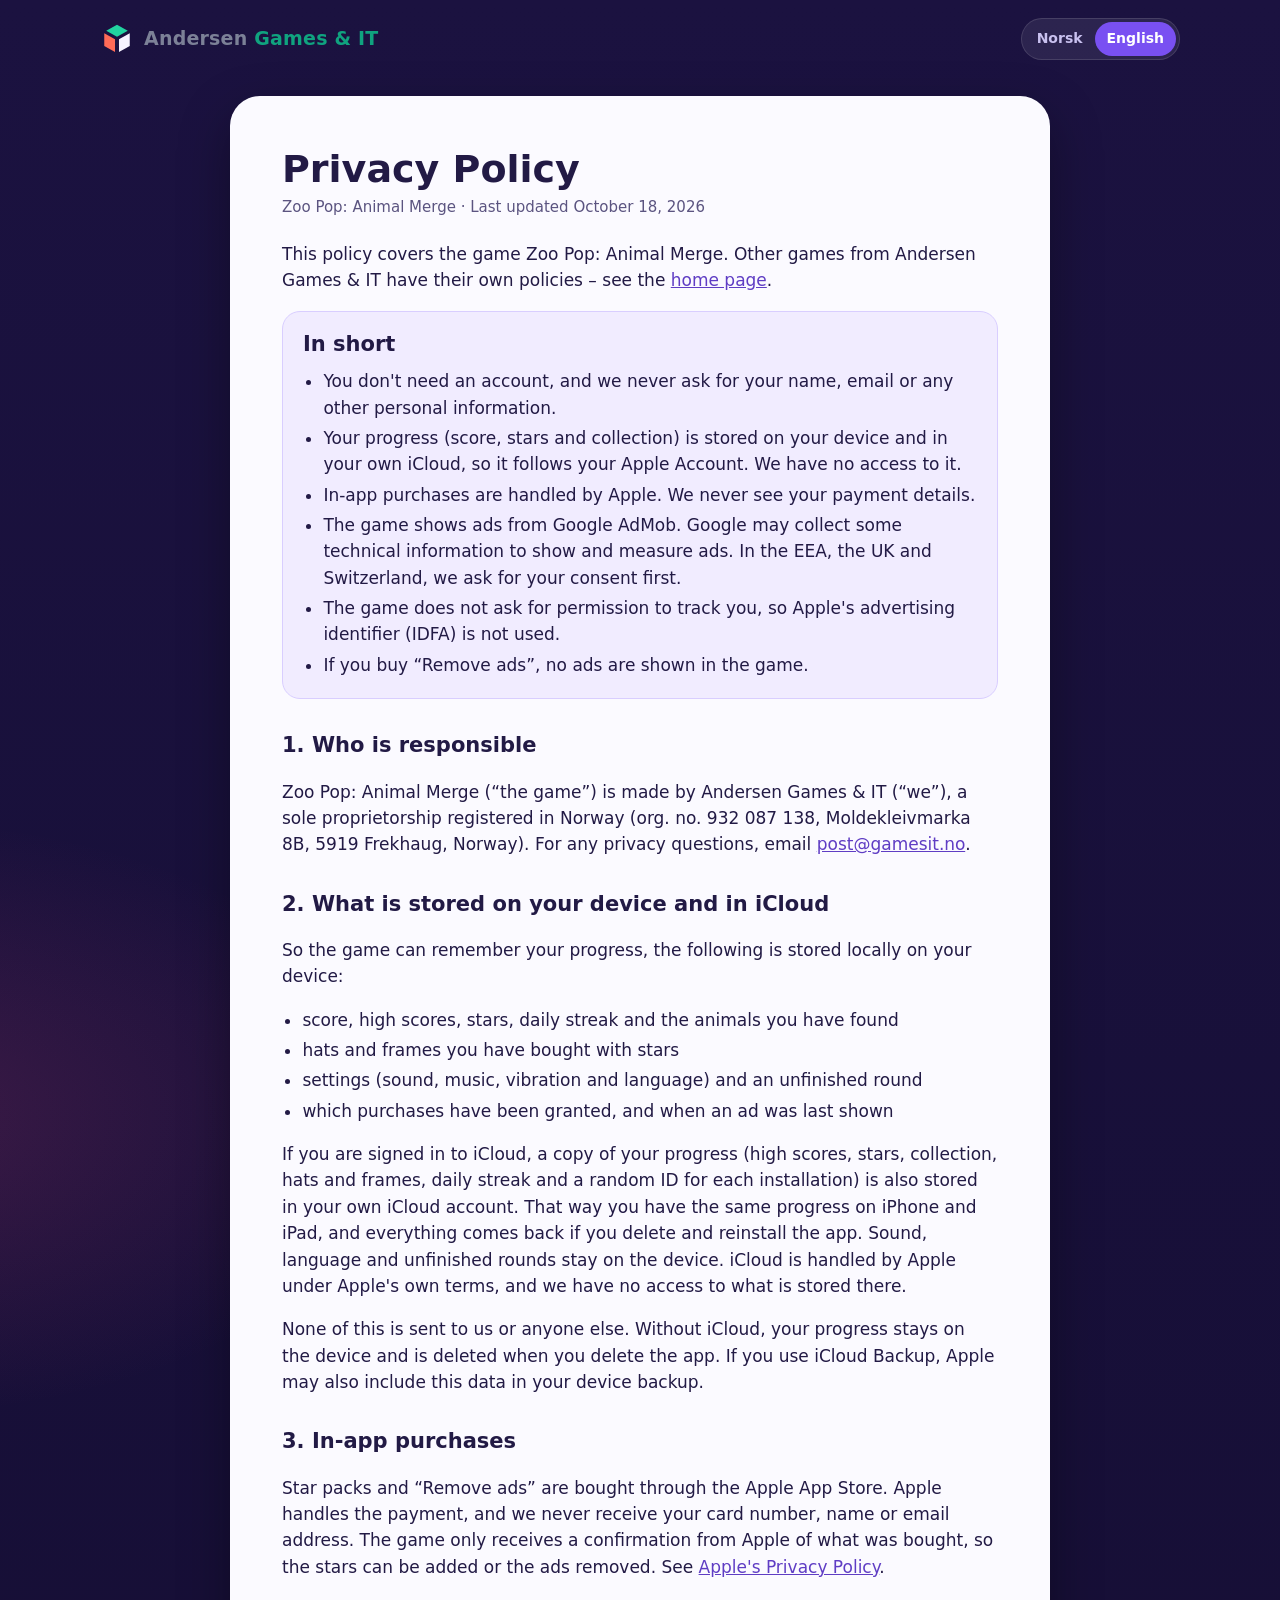
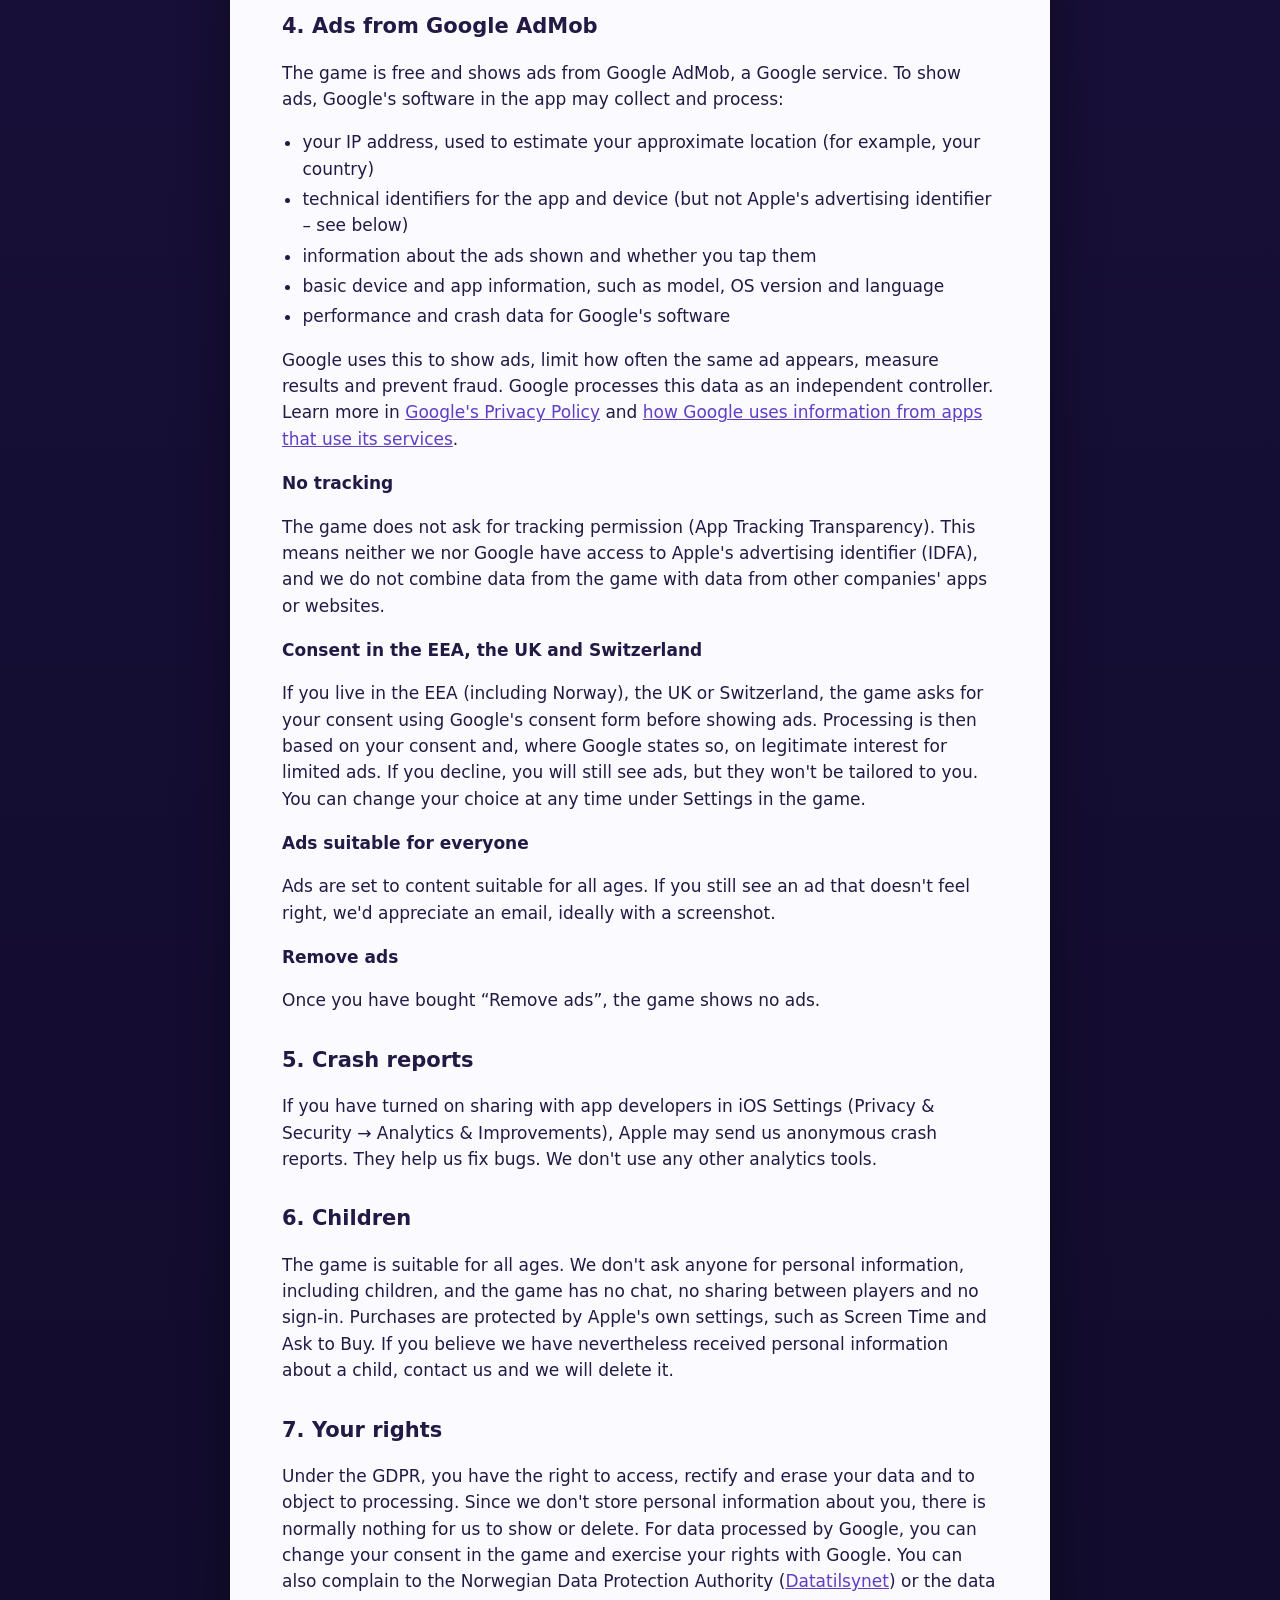
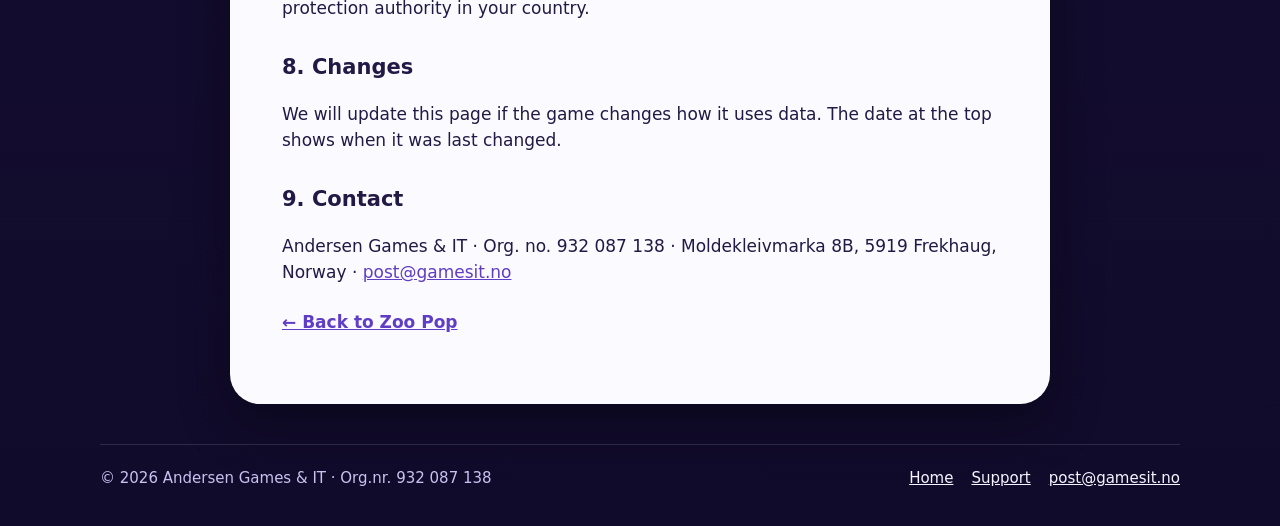
<file: personvern.html>
<!doctype html>
<html lang="en">
<head>
  <meta charset="utf-8">
  <meta name="viewport" content="width=device-width, initial-scale=1">
  <title>Privacy Policy – Andersen Games &amp; IT</title>
  <link rel="canonical" href="https://play.gamesit.no/zoopop/personvern.html">
  <!-- Den gamle adressen for Zoo Pop. Hvert spill har nå sin egen side (zoopop/, tumble-numbers/). -->
  <script>location.replace("zoopop/personvern.html" + location.search + location.hash);</script>
  <meta http-equiv="refresh" content="0; url=zoopop/personvern.html">
</head>
<body style="background:#1b1240;color:#f6f3ff;font-family:system-ui,sans-serif;padding:24px">
  <p>The privacy policy for Zoo Pop has moved to <a style="color:#ffd43b" href="zoopop/personvern.html">zoopop/personvern.html</a>.
  Tumble Numbers: <a style="color:#ffd43b" href="tumble-numbers/personvern.html">tumble-numbers/personvern.html</a>.</p>
</body>
</html>
</file>
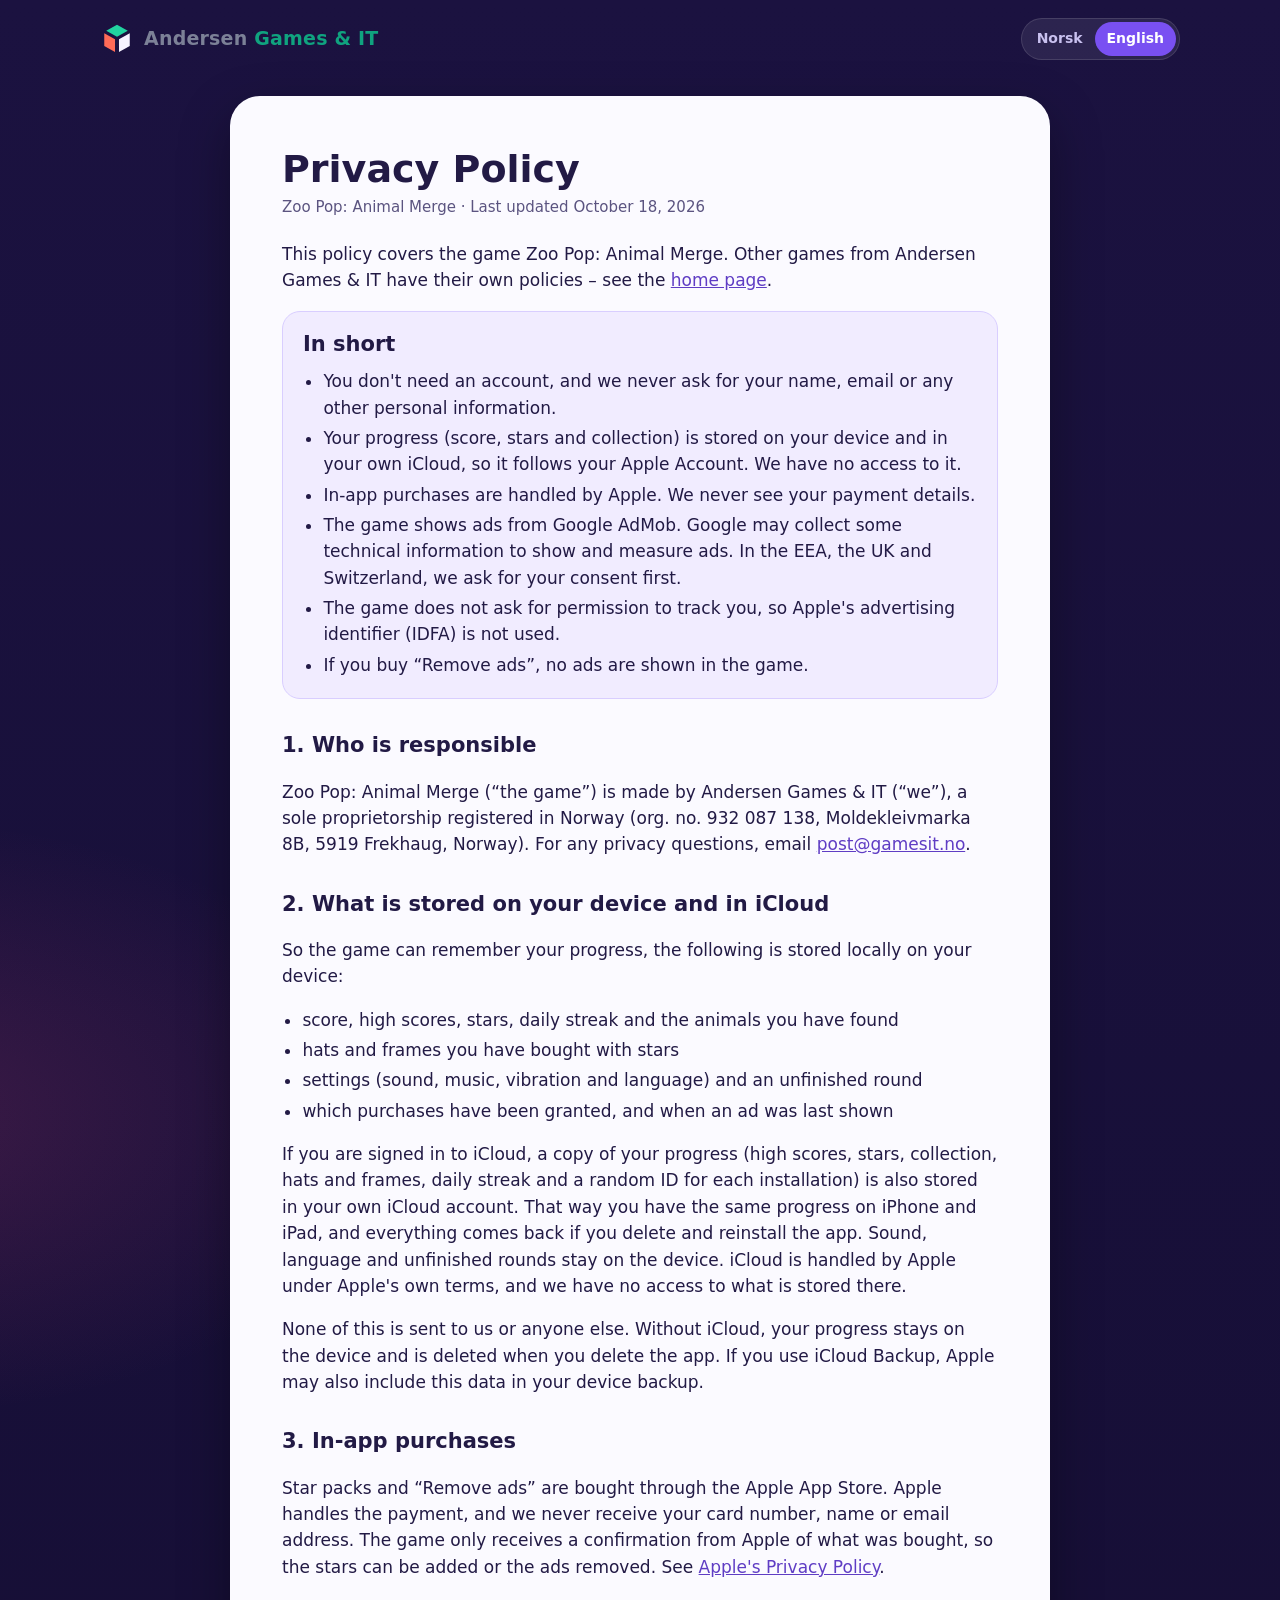
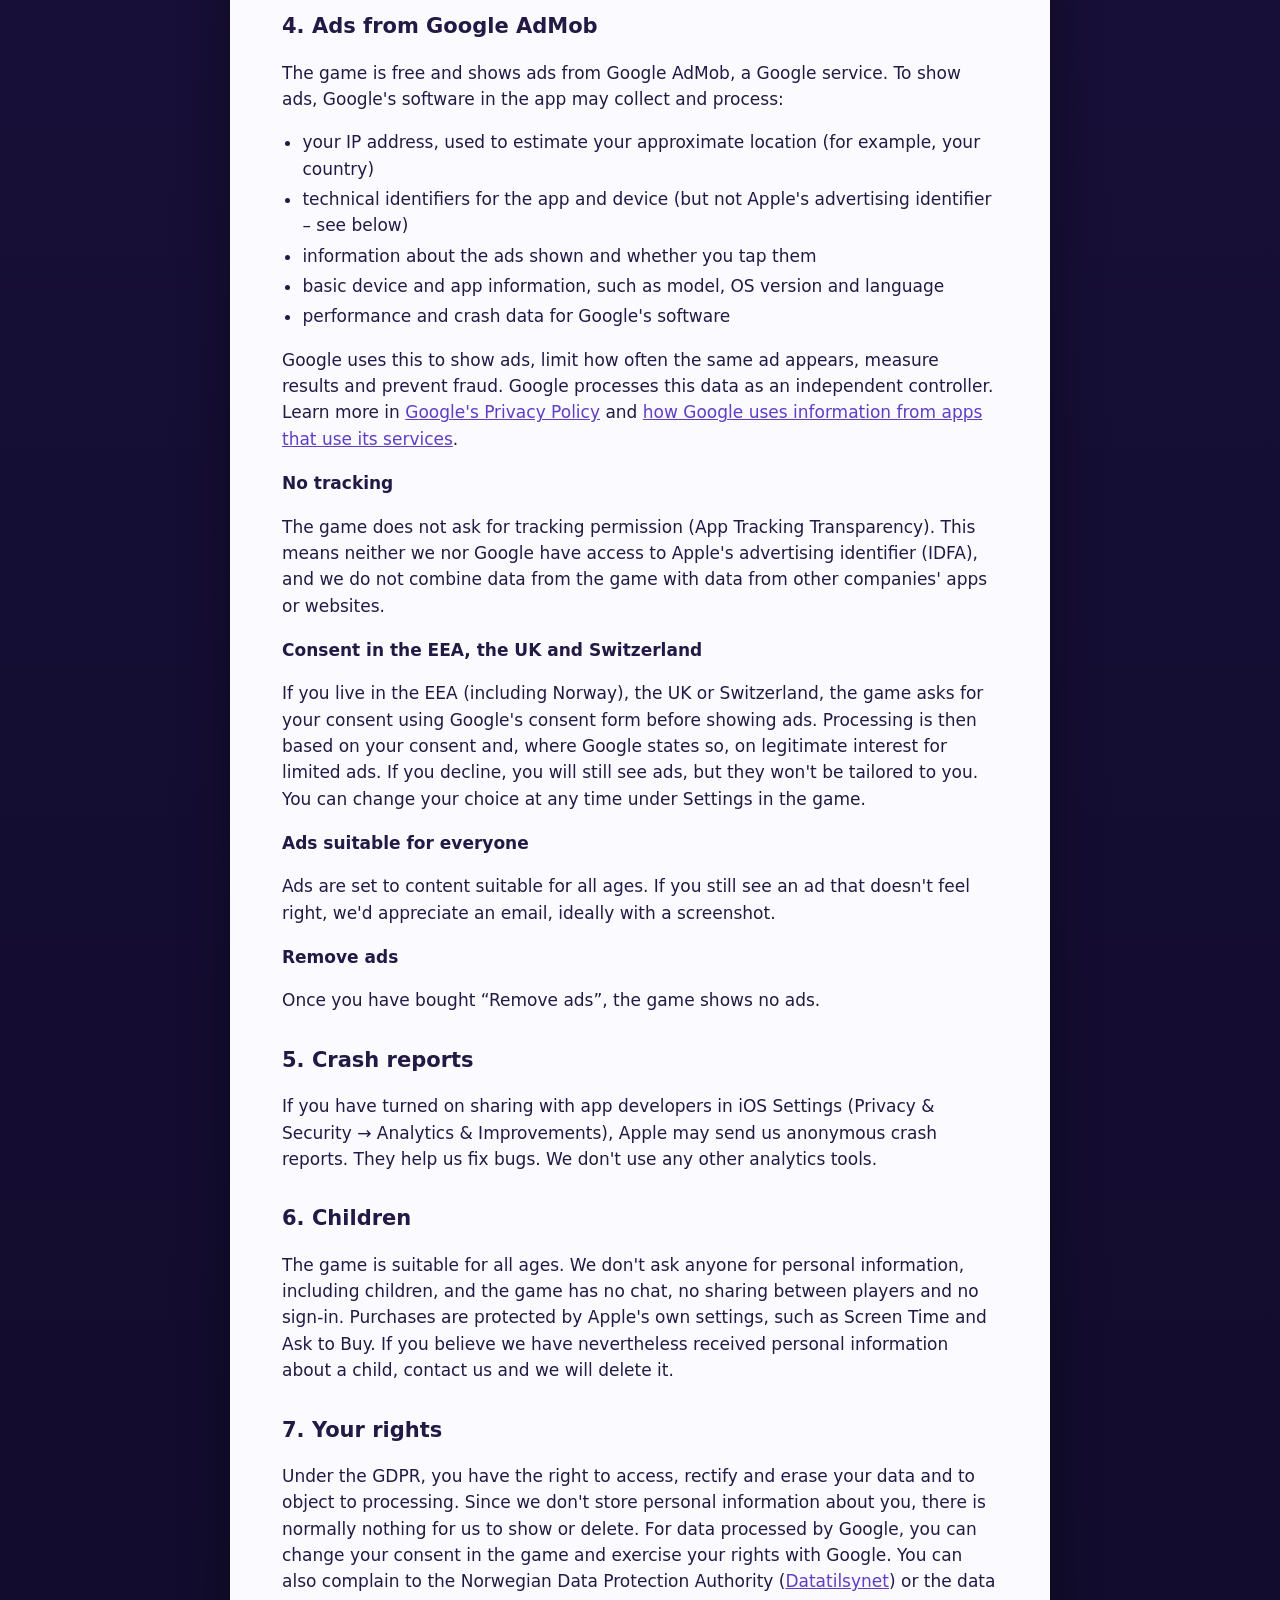
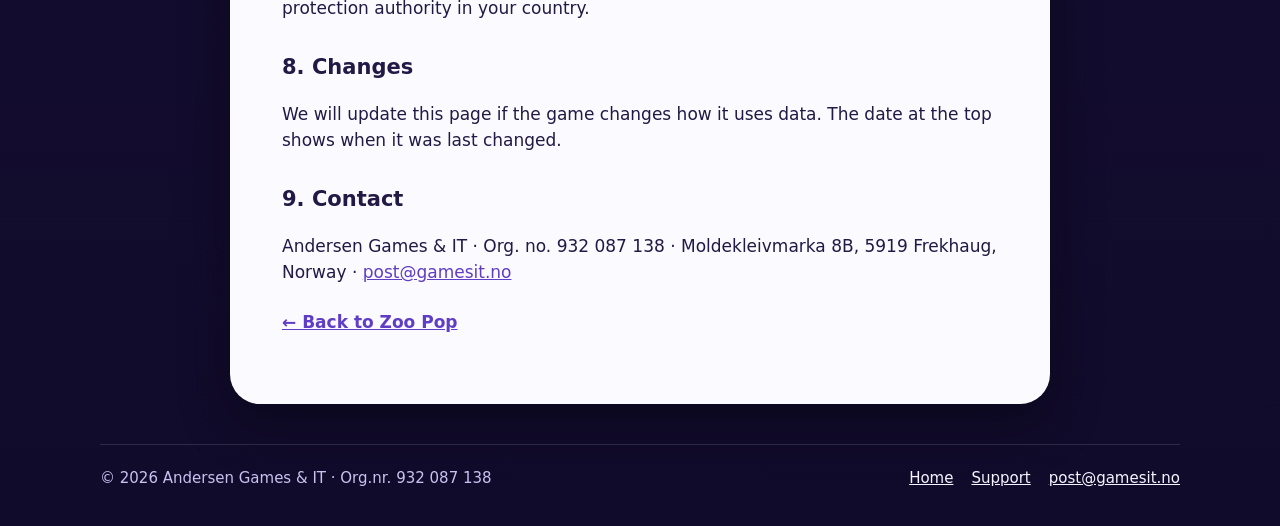
<file: privacy.html>
<!doctype html>
<html lang="en">
<head>
  <meta charset="utf-8">
  <meta name="viewport" content="width=device-width, initial-scale=1">
  <title>Privacy Policy – Zoo Pop: Animal Merge</title>
  <link rel="canonical" href="https://play.gamesit.no/zoopop/personvern.html">
  <meta http-equiv="refresh" content="0; url=zoopop/personvern.html?lang=en">
</head>
<body style="background:#1b1240;color:#f6f3ff;font-family:system-ui,sans-serif;padding:24px">
  <p>The privacy policy has moved to <a style="color:#ffd43b" href="zoopop/personvern.html?lang=en">zoopop/personvern.html</a>.</p>
</body>
</html>
</file>
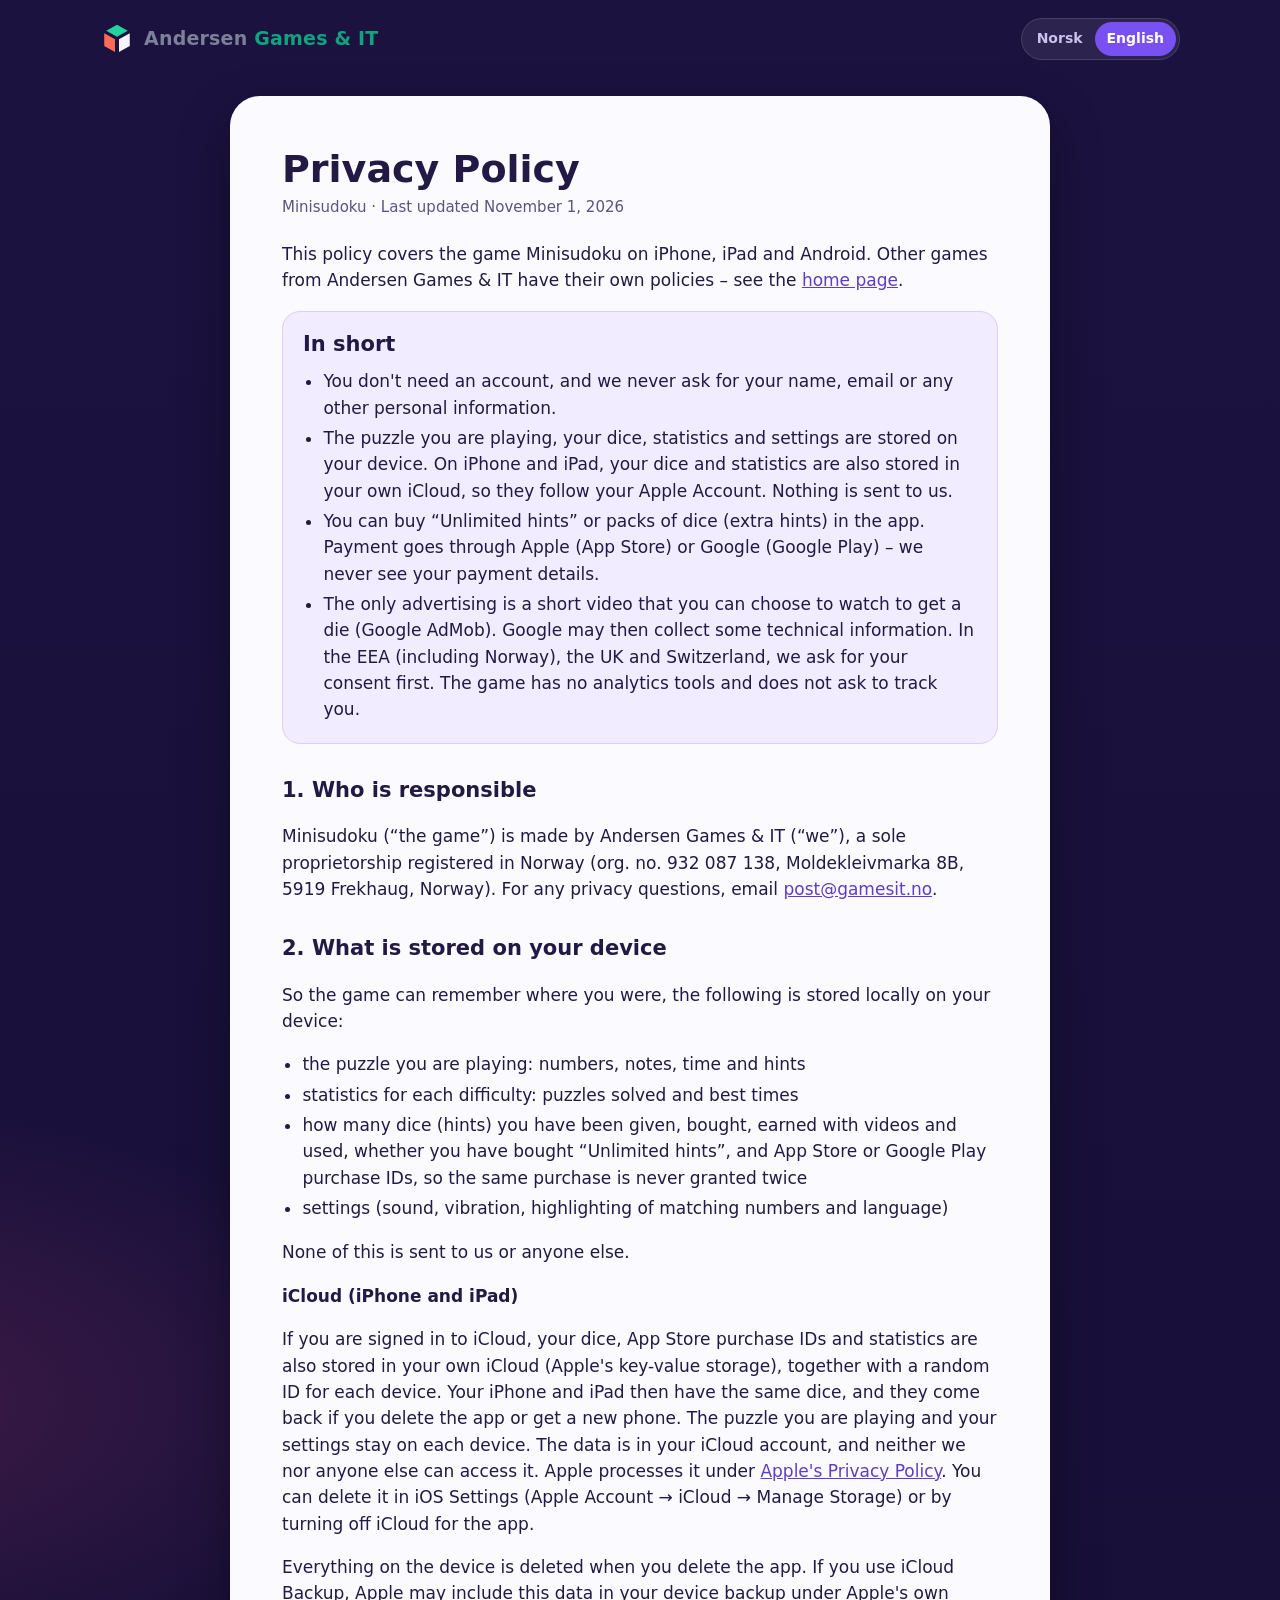
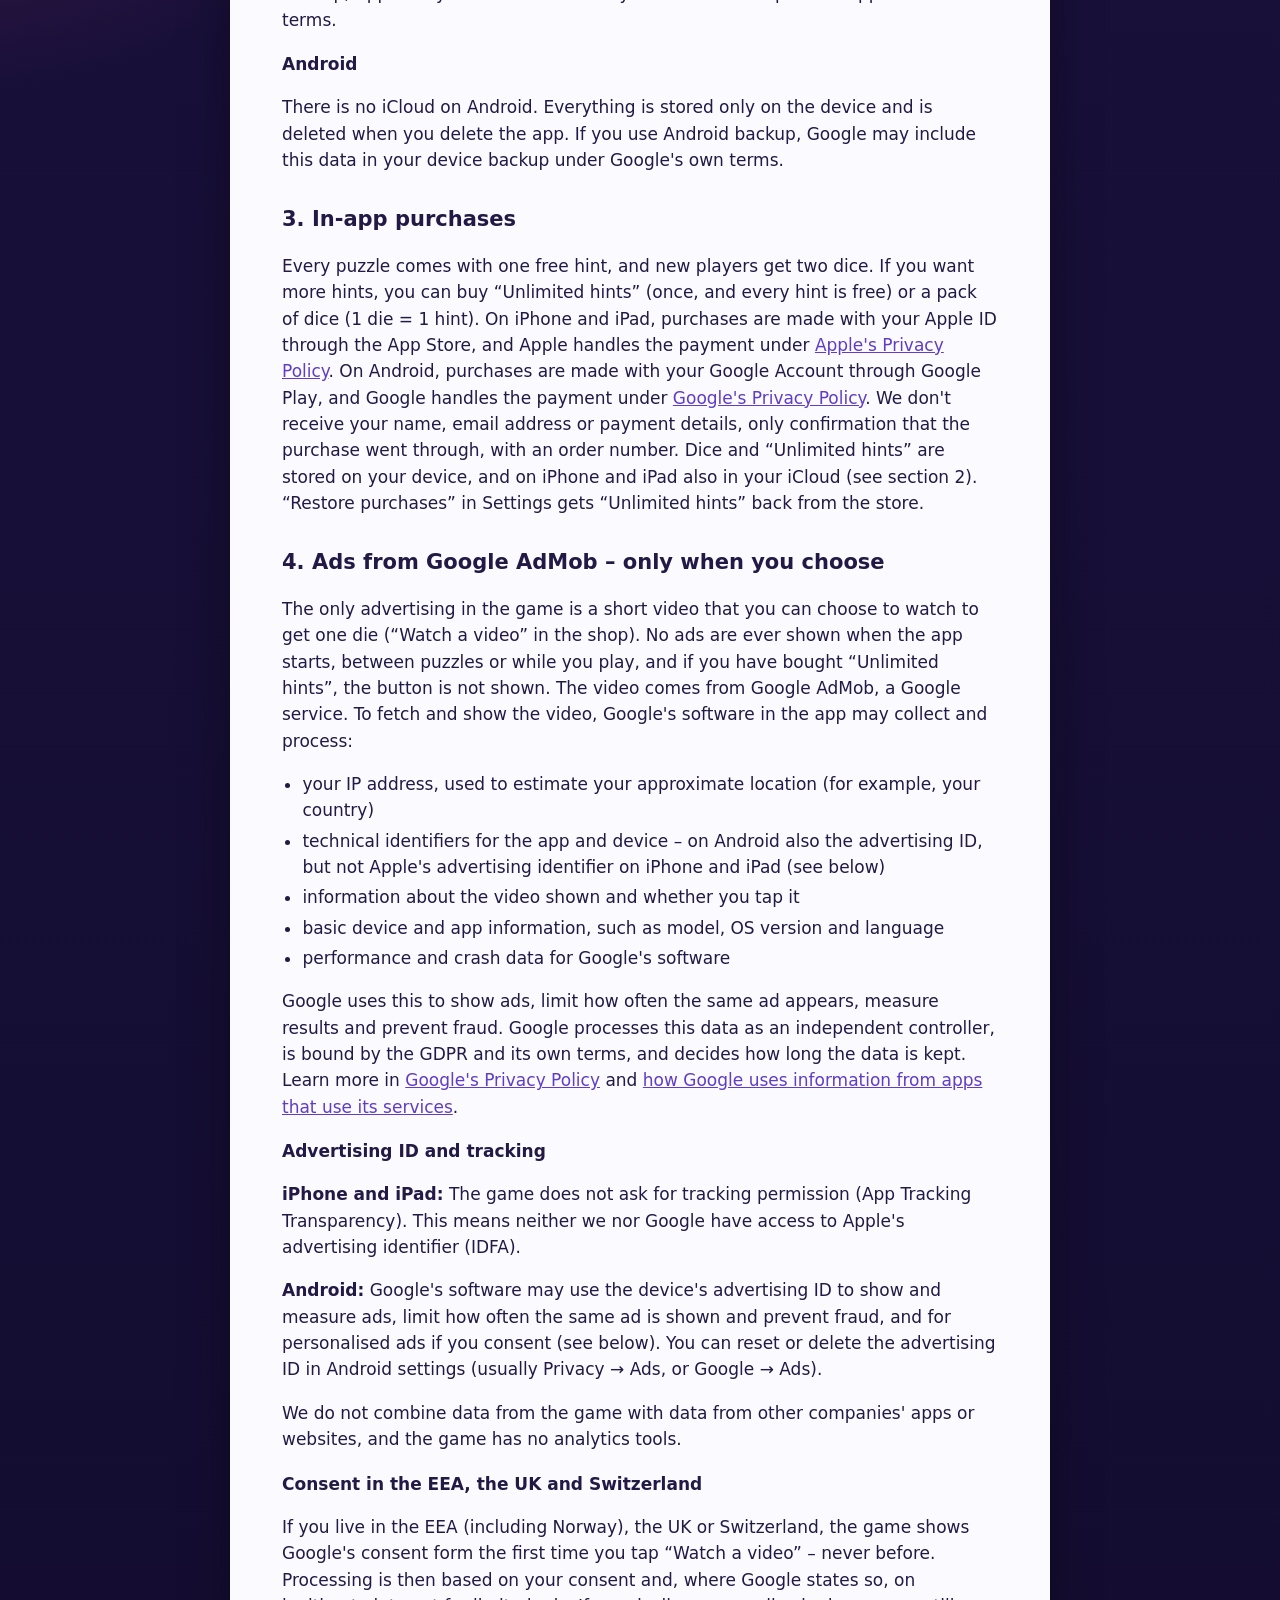
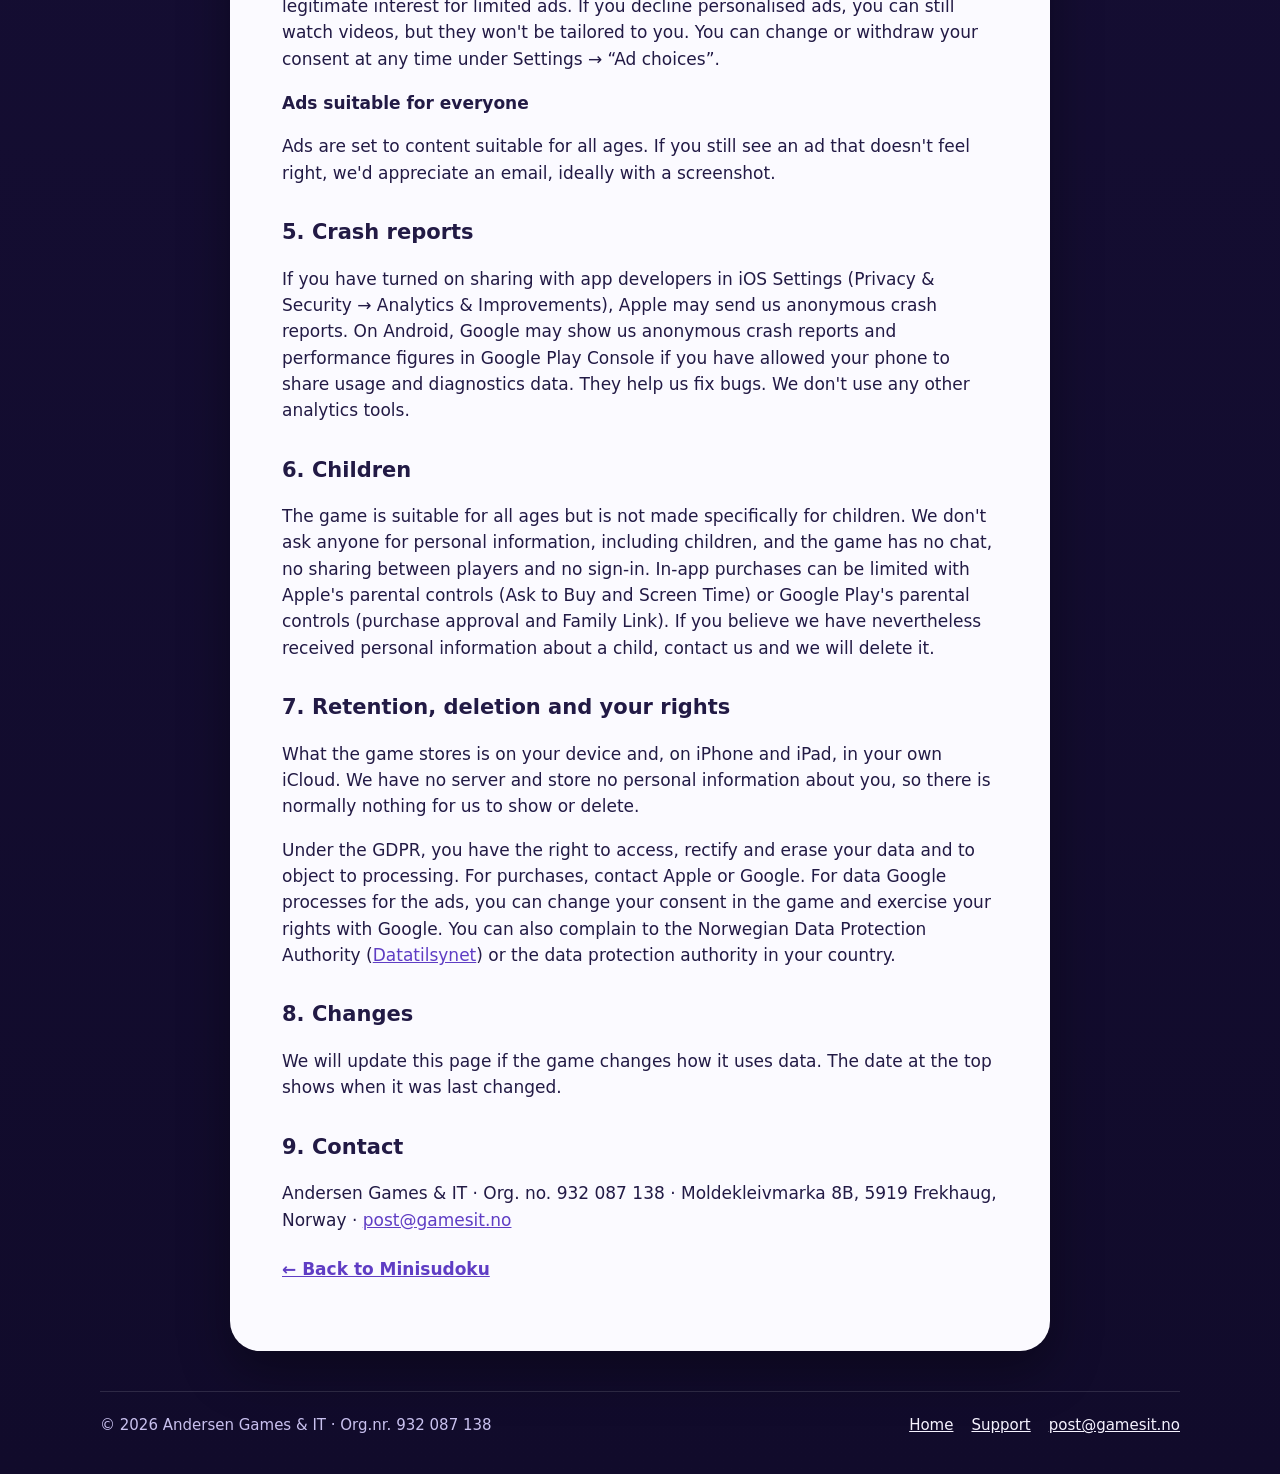
<file: minisudoku/personvern.html>
<!doctype html>
<html lang="en">
<head>
  <meta charset="utf-8">
  <meta name="viewport" content="width=device-width, initial-scale=1">
  <title>Privacy Policy – Minisudoku</title>
  <meta name="title-en" content="Privacy Policy – Minisudoku">
  <meta name="title-nb" content="Personvernerklæring – Minisudoku">
  <meta name="description" content="Privacy policy for Minisudoku by Andersen Games &amp; IT. Personvernerklæring for Minisudoku.">
  <link rel="canonical" href="https://play.gamesit.no/minisudoku/personvern.html">
  <meta name="theme-color" content="#1b1240">
  <link rel="icon" type="image/png" href="../img/favicon.png">
  <link rel="apple-touch-icon" href="../img/apple-touch-icon.png">
  <link rel="stylesheet" href="../assets/site.css">
  <script src="../assets/lang.js"></script>
</head>
<body>
  <div class="wrap">
    <header class="top">
      <a class="brand" href="../">
        <img src="../img/logo.svg" alt="" width="34" height="34">
        <span>Andersen <b>Games &amp; IT</b></span>
      </a>
      <div class="langs" role="group" aria-label="Language / Språk">
        <button type="button" data-set-lang="nb" aria-pressed="false" lang="nb">Norsk</button>
        <button type="button" data-set-lang="en" aria-pressed="false" lang="en">English</button>
      </div>
    </header>

    <main>
      <!-- ============ NORSK ============ -->
      <article class="paper" id="nb" data-l="nb" lang="nb">
        <h1>Personvernerklæring</h1>
        <p class="updated">Minisudoku · Sist oppdatert 1. november 2026</p>
        <p>Denne erklæringen gjelder spillet Minisudoku på iPhone, iPad og Android. Andre spill fra Andersen Games &amp; IT har egne erklæringer – se <a href="../">forsiden</a>.</p>

        <div class="summary-box">
          <h2>Kort fortalt</h2>
          <ul>
            <li>Du trenger ingen konto, og vi ber aldri om navn, e-post eller andre personopplysninger.</li>
            <li>Brettet du holder på med, terningene, statistikken og innstillingene lagres på enheten. På iPhone og iPad lagres terningene og statistikken også i din egen iCloud, så de følger Apple-kontoen din. Ingenting sendes til oss.</li>
            <li>Du kan kjøpe «Ubegrensede hint» eller pakker med terninger (ekstra hint) i appen. Betalingen går gjennom Apple (App Store) eller Google (Google Play) – vi ser aldri betalingsopplysningene dine.</li>
            <li>Den eneste reklamen er en kort video som du selv kan velge å se for å få en terning (Google AdMob). Google kan da samle inn noe teknisk informasjon. I EØS (også Norge), Storbritannia og Sveits spør vi om samtykke først. Spillet har ingen analyseverktøy og ber ikke om sporing.</li>
          </ul>
        </div>

        <h2>1. Hvem er ansvarlig</h2>
        <p>Minisudoku («spillet») er laget av Andersen Games &amp; IT («vi»), et enkeltpersonforetak registrert i Norge (org.nr. 932 087 138, Moldekleivmarka 8B, 5919 Frekhaug). Har du spørsmål om personvern, kan du sende e-post til <a href="mailto:post@gamesit.no">post@gamesit.no</a>.</p>

        <h2>2. Det som lagres på enheten din</h2>
        <p>For at spillet skal huske hvor du var, lagres dette lokalt på enheten:</p>
        <ul>
          <li>brettet du holder på med: tallene, notatene, tiden og hintene</li>
          <li>statistikk for hver vanskelighetsgrad: antall løste brett og beste tider</li>
          <li>hvor mange terninger (hint) du har fått, kjøpt, fått for videoer og brukt, om du har kjøpt «Ubegrensede hint», og kjøps-ID-er fra App Store eller Google Play, så samme kjøp ikke gis to ganger</li>
          <li>innstillinger (lyd, vibrasjon, markering av like tall og språk)</li>
        </ul>
        <p>Ingenting av dette sendes til oss eller til noen andre.</p>

        <h3>iCloud (iPhone og iPad)</h3>
        <p>Er du logget inn i iCloud, lagres terningene, kjøps-ID-ene fra App Store og statistikken også i din egen iCloud (Apples nøkkel-verdi-lagring), sammen med en tilfeldig ID for hver enhet. Da har iPhone og iPad de samme terningene, og de kommer tilbake hvis du sletter appen eller får ny telefon. Brettet du holder på med og innstillingene blir på hver enhet. Dataene ligger i din iCloud-konto, og verken vi eller andre har tilgang til dem. Apple behandler dem etter <a href="https://www.apple.com/legal/privacy/" rel="noopener">Apples personvernerklæring</a>. Du kan slette dem i iOS-innstillingene (Apple-konto → iCloud → Administrer lagring) eller ved å slå av iCloud for appen.</p>
        <p>Alt på enheten slettes når du sletter appen. Bruker du sikkerhetskopi i iCloud, kan Apple ta med dataene i sikkerhetskopien av enheten din, etter Apples egne vilkår.</p>

        <h3>Android</h3>
        <p>På Android finnes ikke iCloud. Alt lagres bare på enheten og slettes når du sletter appen. Bruker du sikkerhetskopi i Android, kan Google ta med dataene i sikkerhetskopien av enheten din, etter Googles egne vilkår.</p>

        <h2>3. Kjøp i appen</h2>
        <p>Hvert brett har ett gratis hint, og nye spillere får to terninger. Vil du ha flere hint, kan du kjøpe «Ubegrensede hint» (én gang, så er alle hint gratis) eller en pakke med terninger (1 terning = 1 hint). På iPhone og iPad gjøres kjøpet med Apple-ID-en din gjennom App Store, og Apple behandler betalingen etter <a href="https://www.apple.com/legal/privacy/" rel="noopener">Apples personvernerklæring</a>. På Android gjøres kjøpet med Google-kontoen din gjennom Google Play, og Google behandler betalingen etter <a href="https://policies.google.com/privacy" rel="noopener">Googles personvernerklæring</a>. Vi får ikke navnet ditt, e-postadressen din eller betalingsopplysninger, bare beskjed om at kjøpet er gjennomført, med et ordrenummer. Terningene og «Ubegrensede hint» lagres på enheten, og på iPhone og iPad også i din iCloud (se punkt 2). «Gjenopprett kjøp» under Innstillinger henter «Ubegrensede hint» fra butikken igjen.</p>

        <h2>4. Reklame fra Google AdMob – bare når du velger det</h2>
        <p>Den eneste reklamen i spillet er en kort video som du selv kan velge å se for å få én terning («Se en video» i butikken). Det vises aldri reklame når appen starter, mellom brettene eller mens du spiller, og har du kjøpt «Ubegrensede hint», vises ikke knappen. Videoen kommer fra Google AdMob, en tjeneste fra Google. For å kunne hente og vise videoen kan Googles programvare i appen samle inn og behandle:</p>
        <ul>
          <li>IP-adressen, som brukes til å anslå omtrentlig posisjon (for eksempel land)</li>
          <li>tekniske identifikatorer for appen og enheten – på Android også annonse-ID-en, men ikke Apples annonse-ID på iPhone og iPad (se under)</li>
          <li>informasjon om videoen som vises, og om du trykker på den</li>
          <li>grunnleggende informasjon om enheten og appen, som modell, systemversjon og språk</li>
          <li>ytelses- og feildata for Googles programvare</li>
        </ul>
        <p>Google bruker dette til å vise reklame, begrense hvor ofte den samme reklamen vises, måle resultater og hindre svindel. Google behandler disse dataene som selvstendig behandlingsansvarlig, er bundet av personvernforordningen (GDPR) og Googles egne vilkår, og bestemmer selv hvor lenge dataene lagres. Les mer i <a href="https://policies.google.com/privacy" rel="noopener">Googles personvernerklæring</a> og <a href="https://policies.google.com/technologies/partner-sites" rel="noopener">hvordan Google bruker informasjon fra apper som bruker tjenestene deres</a>.</p>

        <h3>Annonse-ID og sporing</h3>
        <p><strong>iPhone og iPad:</strong> Spillet ber ikke om tillatelse til sporing (App Tracking Transparency). Derfor har verken vi eller Google tilgang til Apples annonse-ID (IDFA).</p>
        <p><strong>Android:</strong> Googles programvare kan bruke enhetens annonse-ID til å vise og måle reklame, begrense hvor ofte den samme reklamen vises og hindre svindel, og til tilpasset reklame hvis du samtykker (se under). Du kan nullstille eller slette annonse-ID-en i Android-innstillingene (vanligvis Personvern → Annonser, eller Google → Annonser).</p>
        <p>Vi kobler ikke data fra spillet sammen med data fra andre selskapers apper eller nettsteder, og spillet har ingen analyseverktøy.</p>

        <h3>Samtykke i EØS, Storbritannia og Sveits</h3>
        <p>Hvis du bor i EØS (også Norge), Storbritannia eller Sveits, viser spillet Googles samtykkeskjema første gang du trykker «Se en video» – aldri før. Behandlingen bygger da på samtykket ditt, og der Google oppgir det, på berettiget interesse for begrenset reklame. Sier du nei til tilpasset reklame, kan du fortsatt se videoer, men de blir ikke tilpasset deg. Du kan endre eller trekke tilbake samtykket når som helst under Innstillinger → «Reklamevalg» (på engelsk: Settings → «Ad choices»).</p>

        <h3>Reklame som passer for alle</h3>
        <p>Reklamen er stilt inn til innhold som passer for alle aldre. Hvis du likevel ser en annonse som ikke passer, setter vi pris på en e-post, gjerne med et skjermbilde.</p>

        <h2>5. Krasjrapporter</h2>
        <p>Hvis du har slått på deling med apputviklere i iOS-innstillingene (Personvern og sikkerhet → Analyse og forbedringer), kan Apple sende oss anonyme krasjrapporter. På Android kan Google vise oss anonyme krasjrapporter og ytelsestall i Google Play Console hvis du har tillatt at telefonen deler bruks- og diagnosedata. De hjelper oss å rette feil. Vi bruker ingen andre analyseverktøy.</p>

        <h2>6. Barn</h2>
        <p>Spillet passer for alle aldre, men er ikke laget spesielt for barn. Vi ber ikke om personopplysninger fra noen, heller ikke fra barn, og spillet har ingen chat, ingen deling mellom spillere og ingen innlogging. Kjøp i appen kan begrenses med Apples foreldrekontroll («Spør om å kjøpe» og Skjermtid) eller Google Plays foreldrekontroll (krav om godkjenning av kjøp og Family Link). Mener du at vi likevel har fått personopplysninger om et barn, ta kontakt, så sletter vi dem.</p>

        <h2>7. Lagring, sletting og rettighetene dine</h2>
        <p>Det spillet lagrer, ligger på enheten din og, på iPhone og iPad, i din egen iCloud. Vi har ingen server og lagrer ingen personopplysninger om deg, så vi har vanligvis ingenting å vise eller slette.</p>
        <p>Etter personvernforordningen (GDPR) har du rett til innsyn, retting, sletting og til å protestere mot behandling. For kjøp kan du kontakte Apple eller Google. For data som Google behandler for reklamen, kan du endre samtykket i spillet og bruke rettighetene dine hos Google. Du kan også klage til <a href="https://www.datatilsynet.no/" rel="noopener">Datatilsynet</a> eller tilsynsmyndigheten i landet ditt.</p>

        <h2>8. Endringer</h2>
        <p>Vi oppdaterer denne siden hvis spillet endrer hvordan det bruker data. Datoen øverst viser når den sist ble endret.</p>

        <h2>9. Kontakt</h2>
        <p>Andersen Games &amp; IT · Org.nr. 932 087 138 · Moldekleivmarka 8B, 5919 Frekhaug, Norge · <a href="mailto:post@gamesit.no">post@gamesit.no</a></p>

        <p><a class="back" href="./">← Tilbake til Minisudoku</a></p>
      </article>

      <!-- ============ ENGLISH ============ -->
      <article class="paper" id="en" data-l="en" lang="en">
        <h1>Privacy Policy</h1>
        <p class="updated">Minisudoku · Last updated November 1, 2026</p>
        <p>This policy covers the game Minisudoku on iPhone, iPad and Android. Other games from Andersen Games &amp; IT have their own policies – see the <a href="../">home page</a>.</p>

        <div class="summary-box">
          <h2>In short</h2>
          <ul>
            <li>You don't need an account, and we never ask for your name, email or any other personal information.</li>
            <li>The puzzle you are playing, your dice, statistics and settings are stored on your device. On iPhone and iPad, your dice and statistics are also stored in your own iCloud, so they follow your Apple Account. Nothing is sent to us.</li>
            <li>You can buy “Unlimited hints” or packs of dice (extra hints) in the app. Payment goes through Apple (App Store) or Google (Google Play) – we never see your payment details.</li>
            <li>The only advertising is a short video that you can choose to watch to get a die (Google AdMob). Google may then collect some technical information. In the EEA (including Norway), the UK and Switzerland, we ask for your consent first. The game has no analytics tools and does not ask to track you.</li>
          </ul>
        </div>

        <h2>1. Who is responsible</h2>
        <p>Minisudoku (“the game”) is made by Andersen Games &amp; IT (“we”), a sole proprietorship registered in Norway (org. no. 932 087 138, Moldekleivmarka 8B, 5919 Frekhaug, Norway). For any privacy questions, email <a href="mailto:post@gamesit.no">post@gamesit.no</a>.</p>

        <h2>2. What is stored on your device</h2>
        <p>So the game can remember where you were, the following is stored locally on your device:</p>
        <ul>
          <li>the puzzle you are playing: numbers, notes, time and hints</li>
          <li>statistics for each difficulty: puzzles solved and best times</li>
          <li>how many dice (hints) you have been given, bought, earned with videos and used, whether you have bought “Unlimited hints”, and App Store or Google Play purchase IDs, so the same purchase is never granted twice</li>
          <li>settings (sound, vibration, highlighting of matching numbers and language)</li>
        </ul>
        <p>None of this is sent to us or anyone else.</p>

        <h3>iCloud (iPhone and iPad)</h3>
        <p>If you are signed in to iCloud, your dice, App Store purchase IDs and statistics are also stored in your own iCloud (Apple's key-value storage), together with a random ID for each device. Your iPhone and iPad then have the same dice, and they come back if you delete the app or get a new phone. The puzzle you are playing and your settings stay on each device. The data is in your iCloud account, and neither we nor anyone else can access it. Apple processes it under <a href="https://www.apple.com/legal/privacy/" rel="noopener">Apple's Privacy Policy</a>. You can delete it in iOS Settings (Apple Account → iCloud → Manage Storage) or by turning off iCloud for the app.</p>
        <p>Everything on the device is deleted when you delete the app. If you use iCloud Backup, Apple may include this data in your device backup under Apple's own terms.</p>

        <h3>Android</h3>
        <p>There is no iCloud on Android. Everything is stored only on the device and is deleted when you delete the app. If you use Android backup, Google may include this data in your device backup under Google's own terms.</p>

        <h2>3. In-app purchases</h2>
        <p>Every puzzle comes with one free hint, and new players get two dice. If you want more hints, you can buy “Unlimited hints” (once, and every hint is free) or a pack of dice (1 die = 1 hint). On iPhone and iPad, purchases are made with your Apple ID through the App Store, and Apple handles the payment under <a href="https://www.apple.com/legal/privacy/" rel="noopener">Apple's Privacy Policy</a>. On Android, purchases are made with your Google Account through Google Play, and Google handles the payment under <a href="https://policies.google.com/privacy" rel="noopener">Google's Privacy Policy</a>. We don't receive your name, email address or payment details, only confirmation that the purchase went through, with an order number. Dice and “Unlimited hints” are stored on your device, and on iPhone and iPad also in your iCloud (see section 2). “Restore purchases” in Settings gets “Unlimited hints” back from the store.</p>

        <h2>4. Ads from Google AdMob – only when you choose</h2>
        <p>The only advertising in the game is a short video that you can choose to watch to get one die (“Watch a video” in the shop). No ads are ever shown when the app starts, between puzzles or while you play, and if you have bought “Unlimited hints”, the button is not shown. The video comes from Google AdMob, a Google service. To fetch and show the video, Google's software in the app may collect and process:</p>
        <ul>
          <li>your IP address, used to estimate your approximate location (for example, your country)</li>
          <li>technical identifiers for the app and device – on Android also the advertising ID, but not Apple's advertising identifier on iPhone and iPad (see below)</li>
          <li>information about the video shown and whether you tap it</li>
          <li>basic device and app information, such as model, OS version and language</li>
          <li>performance and crash data for Google's software</li>
        </ul>
        <p>Google uses this to show ads, limit how often the same ad appears, measure results and prevent fraud. Google processes this data as an independent controller, is bound by the GDPR and its own terms, and decides how long the data is kept. Learn more in <a href="https://policies.google.com/privacy" rel="noopener">Google's Privacy Policy</a> and <a href="https://policies.google.com/technologies/partner-sites" rel="noopener">how Google uses information from apps that use its services</a>.</p>

        <h3>Advertising ID and tracking</h3>
        <p><strong>iPhone and iPad:</strong> The game does not ask for tracking permission (App Tracking Transparency). This means neither we nor Google have access to Apple's advertising identifier (IDFA).</p>
        <p><strong>Android:</strong> Google's software may use the device's advertising ID to show and measure ads, limit how often the same ad is shown and prevent fraud, and for personalised ads if you consent (see below). You can reset or delete the advertising ID in Android settings (usually Privacy → Ads, or Google → Ads).</p>
        <p>We do not combine data from the game with data from other companies' apps or websites, and the game has no analytics tools.</p>

        <h3>Consent in the EEA, the UK and Switzerland</h3>
        <p>If you live in the EEA (including Norway), the UK or Switzerland, the game shows Google's consent form the first time you tap “Watch a video” – never before. Processing is then based on your consent and, where Google states so, on legitimate interest for limited ads. If you decline personalised ads, you can still watch videos, but they won't be tailored to you. You can change or withdraw your consent at any time under Settings → “Ad choices”.</p>

        <h3>Ads suitable for everyone</h3>
        <p>Ads are set to content suitable for all ages. If you still see an ad that doesn't feel right, we'd appreciate an email, ideally with a screenshot.</p>

        <h2>5. Crash reports</h2>
        <p>If you have turned on sharing with app developers in iOS Settings (Privacy &amp; Security → Analytics &amp; Improvements), Apple may send us anonymous crash reports. On Android, Google may show us anonymous crash reports and performance figures in Google Play Console if you have allowed your phone to share usage and diagnostics data. They help us fix bugs. We don't use any other analytics tools.</p>

        <h2>6. Children</h2>
        <p>The game is suitable for all ages but is not made specifically for children. We don't ask anyone for personal information, including children, and the game has no chat, no sharing between players and no sign-in. In-app purchases can be limited with Apple's parental controls (Ask to Buy and Screen Time) or Google Play's parental controls (purchase approval and Family Link). If you believe we have nevertheless received personal information about a child, contact us and we will delete it.</p>

        <h2>7. Retention, deletion and your rights</h2>
        <p>What the game stores is on your device and, on iPhone and iPad, in your own iCloud. We have no server and store no personal information about you, so there is normally nothing for us to show or delete.</p>
        <p>Under the GDPR, you have the right to access, rectify and erase your data and to object to processing. For purchases, contact Apple or Google. For data Google processes for the ads, you can change your consent in the game and exercise your rights with Google. You can also complain to the Norwegian Data Protection Authority (<a href="https://www.datatilsynet.no/en/" rel="noopener">Datatilsynet</a>) or the data protection authority in your country.</p>

        <h2>8. Changes</h2>
        <p>We will update this page if the game changes how it uses data. The date at the top shows when it was last changed.</p>

        <h2>9. Contact</h2>
        <p>Andersen Games &amp; IT · Org. no. 932 087 138 · Moldekleivmarka 8B, 5919 Frekhaug, Norway · <a href="mailto:post@gamesit.no">post@gamesit.no</a></p>

        <p><a class="back" href="./">← Back to Minisudoku</a></p>
      </article>
    </main>

    <footer class="foot">
      <span>© 2026 Andersen Games &amp; IT · Org.nr. 932 087 138</span>
      <nav aria-label="Footer">
        <a href="../"><span data-l="nb" lang="nb">Forsiden</span><span data-l="en" lang="en">Home</span></a>
        <a href="../#support"><span data-l="nb" lang="nb">Brukerstøtte</span><span data-l="en" lang="en">Support</span></a>
        <a href="mailto:post@gamesit.no">post@gamesit.no</a>
      </nav>
    </footer>
  </div>
</body>
</html>
</file>
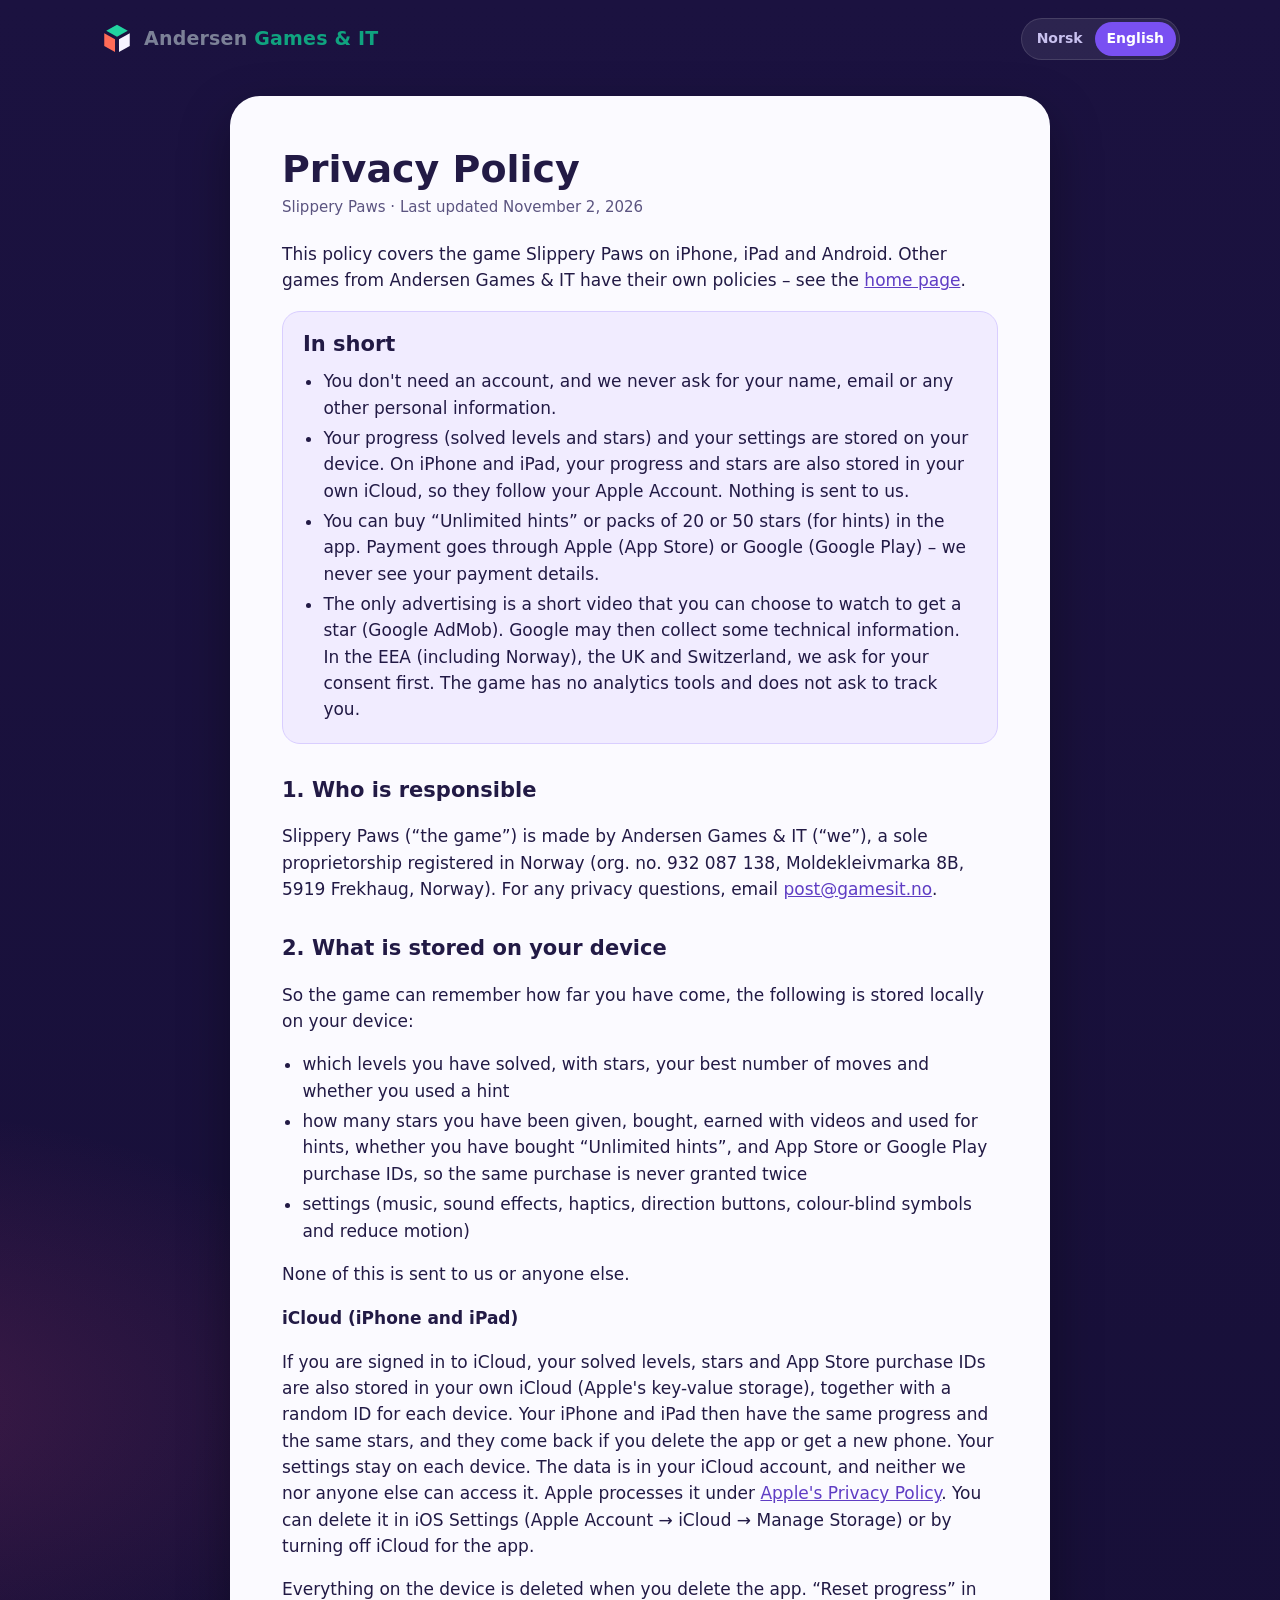
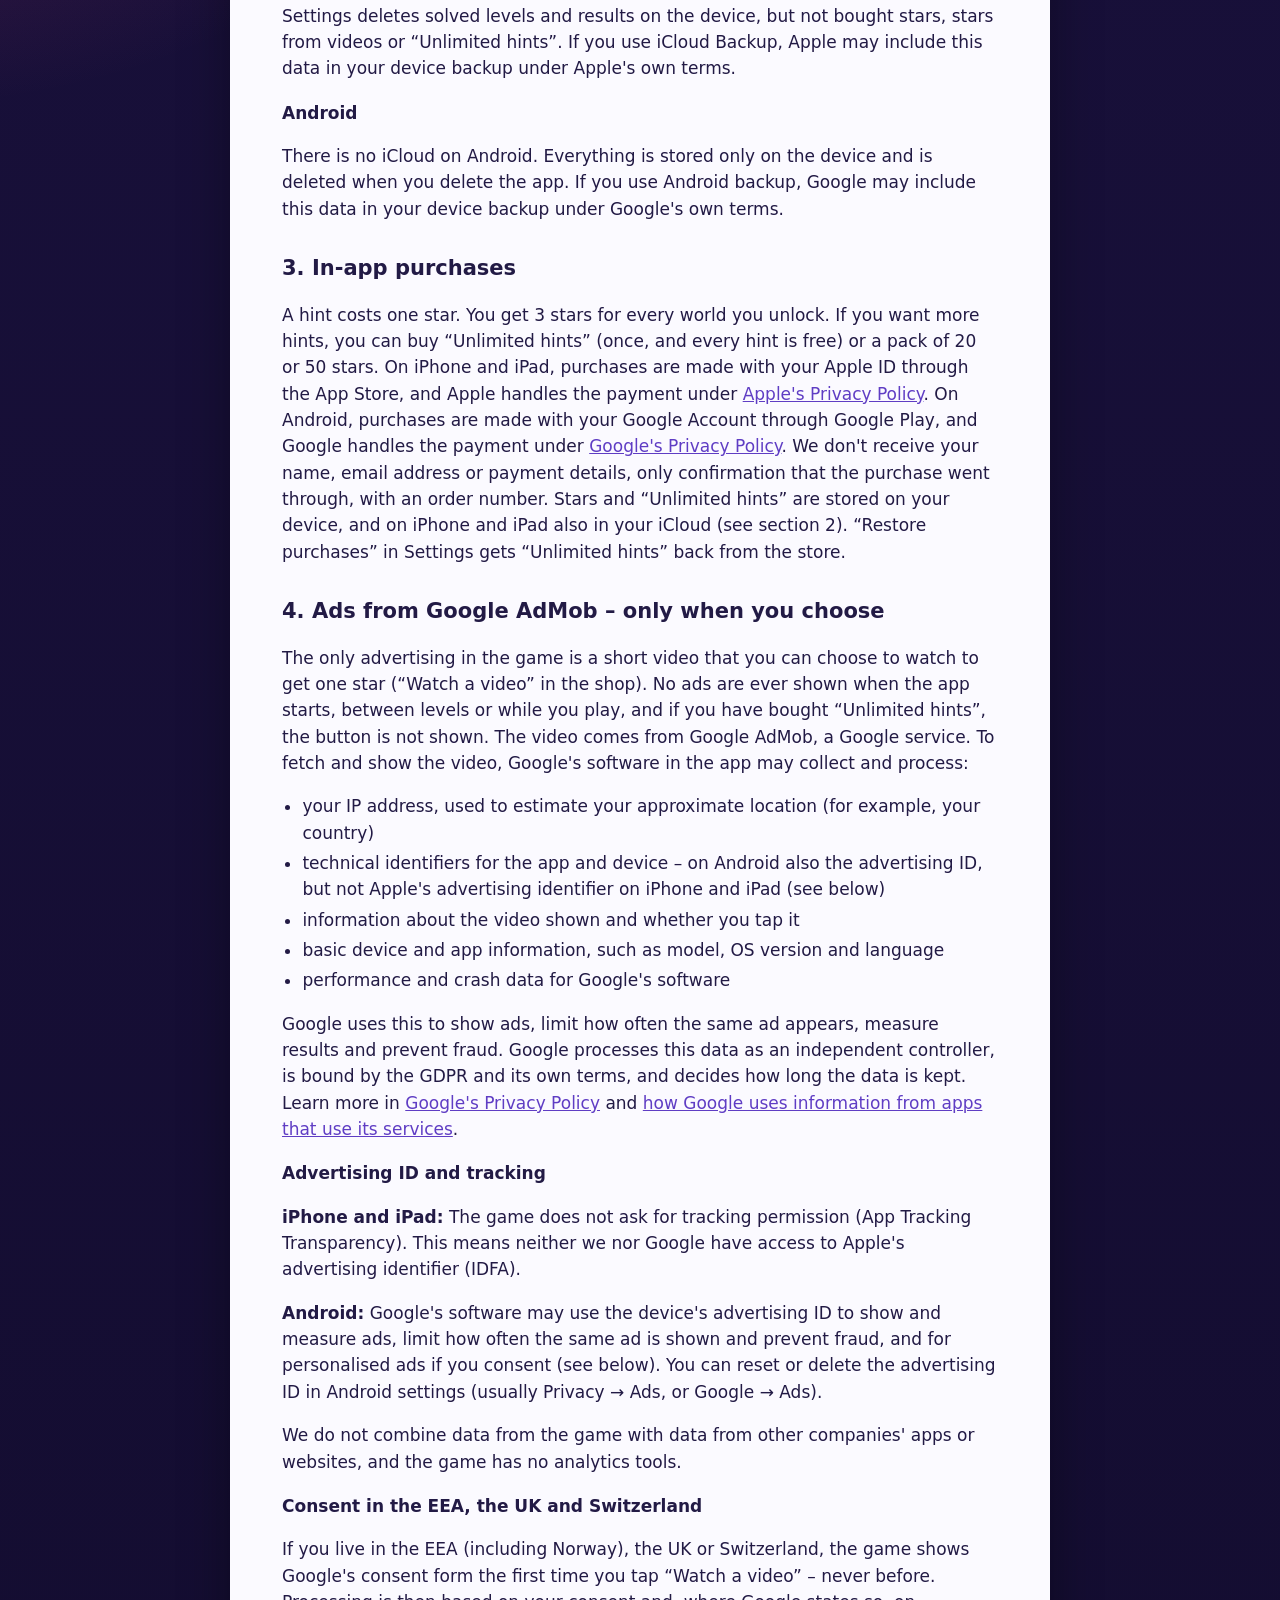
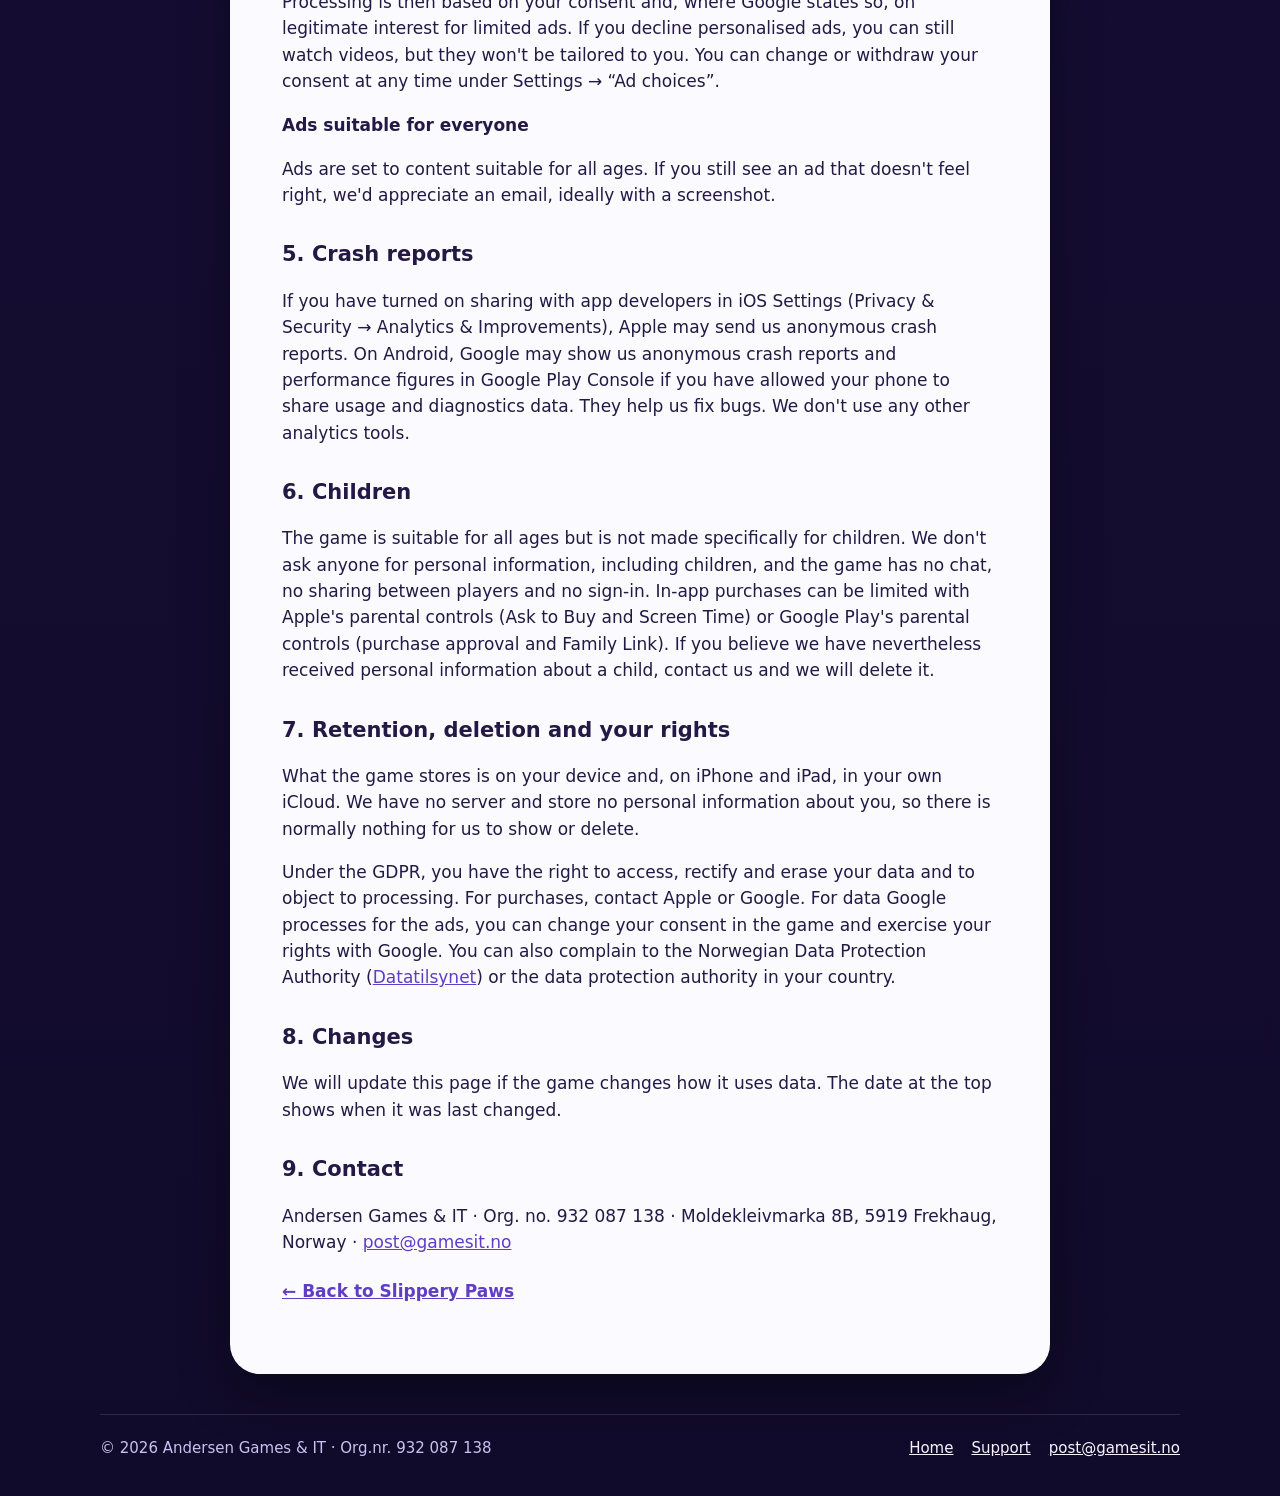
<file: slippery-paws/personvern.html>
<!doctype html>
<html lang="en">
<head>
  <meta charset="utf-8">
  <meta name="viewport" content="width=device-width, initial-scale=1">
  <title>Privacy Policy – Slippery Paws</title>
  <meta name="title-en" content="Privacy Policy – Slippery Paws">
  <meta name="title-nb" content="Personvernerklæring – Slippery Paws">
  <meta name="description" content="Privacy policy for Slippery Paws by Andersen Games &amp; IT. Personvernerklæring for Slippery Paws.">
  <link rel="canonical" href="https://play.gamesit.no/slippery-paws/personvern.html">
  <meta name="theme-color" content="#1b1240">
  <link rel="icon" type="image/png" href="../img/favicon.png">
  <link rel="apple-touch-icon" href="../img/apple-touch-icon.png">
  <link rel="stylesheet" href="../assets/site.css">
  <script src="../assets/lang.js"></script>
</head>
<body>
  <div class="wrap">
    <header class="top">
      <a class="brand" href="../">
        <img src="../img/logo.svg" alt="" width="34" height="34">
        <span>Andersen <b>Games &amp; IT</b></span>
      </a>
      <div class="langs" role="group" aria-label="Language / Språk">
        <button type="button" data-set-lang="nb" aria-pressed="false" lang="nb">Norsk</button>
        <button type="button" data-set-lang="en" aria-pressed="false" lang="en">English</button>
      </div>
    </header>

    <main>
      <!-- ============ NORSK ============ -->
      <article class="paper" id="nb" data-l="nb" lang="nb">
        <h1>Personvernerklæring</h1>
        <p class="updated">Slippery Paws · Sist oppdatert 2. november 2026</p>
        <p>Denne erklæringen gjelder spillet Slippery Paws på iPhone, iPad og Android. Andre spill fra Andersen Games &amp; IT har egne erklæringer – se <a href="../">forsiden</a>.</p>

        <div class="summary-box">
          <h2>Kort fortalt</h2>
          <ul>
            <li>Du trenger ingen konto, og vi ber aldri om navn, e-post eller andre personopplysninger.</li>
            <li>Fremdriften din (løste nivåer og stjerner) og innstillingene lagres på enheten. På iPhone og iPad lagres fremdriften og stjernene også i din egen iCloud, så de følger Apple-kontoen din. Ingenting sendes til oss.</li>
            <li>Du kan kjøpe «Ubegrensede hint» eller pakker med 20 eller 50 stjerner (til hint) i appen. Betalingen går gjennom Apple (App Store) eller Google (Google Play) – vi ser aldri betalingsopplysningene dine.</li>
            <li>Den eneste reklamen er en kort video som du selv kan velge å se for å få en stjerne (Google AdMob). Google kan da samle inn noe teknisk informasjon. I EØS (også Norge), Storbritannia og Sveits spør vi om samtykke først. Spillet har ingen analyseverktøy og ber ikke om sporing.</li>
          </ul>
        </div>

        <h2>1. Hvem er ansvarlig</h2>
        <p>Slippery Paws («spillet») er laget av Andersen Games &amp; IT («vi»), et enkeltpersonforetak registrert i Norge (org.nr. 932 087 138, Moldekleivmarka 8B, 5919 Frekhaug). Har du spørsmål om personvern, kan du sende e-post til <a href="mailto:post@gamesit.no">post@gamesit.no</a>.</p>

        <h2>2. Det som lagres på enheten din</h2>
        <p>For at spillet skal huske hvor langt du har kommet, lagres dette lokalt på enheten:</p>
        <ul>
          <li>hvilke nivåer du har løst, med stjerner, beste antall trekk og om du brukte hint</li>
          <li>hvor mange stjerner du har fått, kjøpt, fått for videoer og brukt til hint, om du har kjøpt «Ubegrensede hint», og kjøps-ID-er fra App Store eller Google Play, så samme kjøp ikke gis to ganger</li>
          <li>innstillinger (musikk, lydeffekter, haptikk, retningsknapper, fargeblind-symboler og redusert bevegelse)</li>
        </ul>
        <p>Ingenting av dette sendes til oss eller til noen andre.</p>

        <h3>iCloud (iPhone og iPad)</h3>
        <p>Er du logget inn i iCloud, lagres løste nivåer, stjernene og kjøps-ID-ene fra App Store også i din egen iCloud (Apples nøkkel-verdi-lagring), sammen med en tilfeldig ID for hver enhet. Da har iPhone og iPad den samme fremdriften og de samme stjernene, og de kommer tilbake hvis du sletter appen eller får ny telefon. Innstillingene blir på hver enhet. Dataene ligger i din iCloud-konto, og verken vi eller andre har tilgang til dem. Apple behandler dem etter <a href="https://www.apple.com/legal/privacy/" rel="noopener">Apples personvernerklæring</a>. Du kan slette dem i iOS-innstillingene (Apple-konto → iCloud → Administrer lagring) eller ved å slå av iCloud for appen.</p>
        <p>Alt på enheten slettes når du sletter appen. «Nullstill fremdriften» under Innstillinger sletter løste nivåer og resultater på enheten, men ikke kjøpte stjerner, stjerner fra videoer eller «Ubegrensede hint». Bruker du sikkerhetskopi i iCloud, kan Apple ta med dataene i sikkerhetskopien av enheten din, etter Apples egne vilkår.</p>

        <h3>Android</h3>
        <p>På Android finnes ikke iCloud. Alt lagres bare på enheten og slettes når du sletter appen. Bruker du sikkerhetskopi i Android, kan Google ta med dataene i sikkerhetskopien av enheten din, etter Googles egne vilkår.</p>

        <h2>3. Kjøp i appen</h2>
        <p>Et hint koster én stjerne. Du får 3 stjerner for hver verden du låser opp. Vil du ha flere hint, kan du kjøpe «Ubegrensede hint» (én gang, så er alle hint gratis) eller en pakke med 20 eller 50 stjerner. På iPhone og iPad gjøres kjøpet med Apple-ID-en din gjennom App Store, og Apple behandler betalingen etter <a href="https://www.apple.com/legal/privacy/" rel="noopener">Apples personvernerklæring</a>. På Android gjøres kjøpet med Google-kontoen din gjennom Google Play, og Google behandler betalingen etter <a href="https://policies.google.com/privacy" rel="noopener">Googles personvernerklæring</a>. Vi får ikke navnet ditt, e-postadressen din eller betalingsopplysninger, bare beskjed om at kjøpet er gjennomført, med et ordrenummer. Stjernene og «Ubegrensede hint» lagres på enheten, og på iPhone og iPad også i din iCloud (se punkt 2). «Gjenopprett kjøp» under Innstillinger henter «Ubegrensede hint» fra butikken igjen.</p>

        <h2>4. Reklame fra Google AdMob – bare når du velger det</h2>
        <p>Den eneste reklamen i spillet er en kort video som du selv kan velge å se for å få én stjerne («Se en video» i butikken). Det vises aldri reklame når appen starter, mellom nivåene eller mens du spiller, og har du kjøpt «Ubegrensede hint», vises ikke knappen. Videoen kommer fra Google AdMob, en tjeneste fra Google. For å kunne hente og vise videoen kan Googles programvare i appen samle inn og behandle:</p>
        <ul>
          <li>IP-adressen, som brukes til å anslå omtrentlig posisjon (for eksempel land)</li>
          <li>tekniske identifikatorer for appen og enheten – på Android også annonse-ID-en, men ikke Apples annonse-ID på iPhone og iPad (se under)</li>
          <li>informasjon om videoen som vises, og om du trykker på den</li>
          <li>grunnleggende informasjon om enheten og appen, som modell, systemversjon og språk</li>
          <li>ytelses- og feildata for Googles programvare</li>
        </ul>
        <p>Google bruker dette til å vise reklame, begrense hvor ofte den samme reklamen vises, måle resultater og hindre svindel. Google behandler disse dataene som selvstendig behandlingsansvarlig, er bundet av personvernforordningen (GDPR) og Googles egne vilkår, og bestemmer selv hvor lenge dataene lagres. Les mer i <a href="https://policies.google.com/privacy" rel="noopener">Googles personvernerklæring</a> og <a href="https://policies.google.com/technologies/partner-sites" rel="noopener">hvordan Google bruker informasjon fra apper som bruker tjenestene deres</a>.</p>
        <h3>Annonse-ID og sporing</h3>
        <p><strong>iPhone og iPad:</strong> Spillet ber ikke om tillatelse til sporing (App Tracking Transparency). Derfor har verken vi eller Google tilgang til Apples annonse-ID (IDFA).</p>
        <p><strong>Android:</strong> Googles programvare kan bruke enhetens annonse-ID til å vise og måle reklame, begrense hvor ofte den samme reklamen vises og hindre svindel, og til tilpasset reklame hvis du samtykker (se under). Du kan nullstille eller slette annonse-ID-en i Android-innstillingene (vanligvis Personvern → Annonser, eller Google → Annonser).</p>
        <p>Vi kobler ikke data fra spillet sammen med data fra andre selskapers apper eller nettsteder, og spillet har ingen analyseverktøy.</p>
        <h3>Samtykke i EØS, Storbritannia og Sveits</h3>
        <p>Hvis du bor i EØS (også Norge), Storbritannia eller Sveits, viser spillet Googles samtykkeskjema første gang du trykker «Se en video» – aldri før. Behandlingen bygger da på samtykket ditt, og der Google oppgir det, på berettiget interesse for begrenset reklame. Sier du nei til tilpasset reklame, kan du fortsatt se videoer, men de blir ikke tilpasset deg. Du kan endre eller trekke tilbake samtykket når som helst under Innstillinger → «Reklamevalg» (på engelsk: Settings → «Ad choices»).</p>
        <h3>Reklame som passer for alle</h3>
        <p>Reklamen er stilt inn til innhold som passer for alle aldre. Hvis du likevel ser en annonse som ikke passer, setter vi pris på en e-post, gjerne med et skjermbilde.</p>
        <h2>5. Krasjrapporter</h2>
        <p>Hvis du har slått på deling med apputviklere i iOS-innstillingene (Personvern og sikkerhet → Analyse og forbedringer), kan Apple sende oss anonyme krasjrapporter. På Android kan Google vise oss anonyme krasjrapporter og ytelsestall i Google Play Console hvis du har tillatt at telefonen deler bruks- og diagnosedata. De hjelper oss å rette feil. Vi bruker ingen andre analyseverktøy.</p>

        <h2>6. Barn</h2>
        <p>Spillet passer for alle aldre, men er ikke laget spesielt for barn. Vi ber ikke om personopplysninger fra noen, heller ikke fra barn, og spillet har ingen chat, ingen deling mellom spillere og ingen innlogging. Kjøp i appen kan begrenses med Apples foreldrekontroll («Spør om å kjøpe» og Skjermtid) eller Google Plays foreldrekontroll (krav om godkjenning av kjøp og Family Link). Mener du at vi likevel har fått personopplysninger om et barn, ta kontakt, så sletter vi dem.</p>

        <h2>7. Lagring, sletting og rettighetene dine</h2>
        <p>Det spillet lagrer, ligger på enheten din og, på iPhone og iPad, i din egen iCloud. Vi har ingen server og lagrer ingen personopplysninger om deg, så vi har vanligvis ingenting å vise eller slette.</p>
        <p>Etter personvernforordningen (GDPR) har du rett til innsyn, retting, sletting og til å protestere mot behandling. For kjøp kan du kontakte Apple eller Google. For data som Google behandler for reklamen, kan du endre samtykket i spillet og bruke rettighetene dine hos Google. Du kan også klage til <a href="https://www.datatilsynet.no/" rel="noopener">Datatilsynet</a> eller tilsynsmyndigheten i landet ditt.</p>

        <h2>8. Endringer</h2>
        <p>Vi oppdaterer denne siden hvis spillet endrer hvordan det bruker data. Datoen øverst viser når den sist ble endret.</p>

        <h2>9. Kontakt</h2>
        <p>Andersen Games &amp; IT · Org.nr. 932 087 138 · Moldekleivmarka 8B, 5919 Frekhaug, Norge · <a href="mailto:post@gamesit.no">post@gamesit.no</a></p>

        <p><a class="back" href="./">← Tilbake til Slippery Paws</a></p>
      </article>

      <!-- ============ ENGLISH ============ -->
      <article class="paper" id="en" data-l="en" lang="en">
        <h1>Privacy Policy</h1>
        <p class="updated">Slippery Paws · Last updated November 2, 2026</p>
        <p>This policy covers the game Slippery Paws on iPhone, iPad and Android. Other games from Andersen Games &amp; IT have their own policies – see the <a href="../">home page</a>.</p>

        <div class="summary-box">
          <h2>In short</h2>
          <ul>
            <li>You don't need an account, and we never ask for your name, email or any other personal information.</li>
            <li>Your progress (solved levels and stars) and your settings are stored on your device. On iPhone and iPad, your progress and stars are also stored in your own iCloud, so they follow your Apple Account. Nothing is sent to us.</li>
            <li>You can buy “Unlimited hints” or packs of 20 or 50 stars (for hints) in the app. Payment goes through Apple (App Store) or Google (Google Play) – we never see your payment details.</li>
            <li>The only advertising is a short video that you can choose to watch to get a star (Google AdMob). Google may then collect some technical information. In the EEA (including Norway), the UK and Switzerland, we ask for your consent first. The game has no analytics tools and does not ask to track you.</li>
          </ul>
        </div>

        <h2>1. Who is responsible</h2>
        <p>Slippery Paws (“the game”) is made by Andersen Games &amp; IT (“we”), a sole proprietorship registered in Norway (org. no. 932 087 138, Moldekleivmarka 8B, 5919 Frekhaug, Norway). For any privacy questions, email <a href="mailto:post@gamesit.no">post@gamesit.no</a>.</p>

        <h2>2. What is stored on your device</h2>
        <p>So the game can remember how far you have come, the following is stored locally on your device:</p>
        <ul>
          <li>which levels you have solved, with stars, your best number of moves and whether you used a hint</li>
          <li>how many stars you have been given, bought, earned with videos and used for hints, whether you have bought “Unlimited hints”, and App Store or Google Play purchase IDs, so the same purchase is never granted twice</li>
          <li>settings (music, sound effects, haptics, direction buttons, colour-blind symbols and reduce motion)</li>
        </ul>
        <p>None of this is sent to us or anyone else.</p>

        <h3>iCloud (iPhone and iPad)</h3>
        <p>If you are signed in to iCloud, your solved levels, stars and App Store purchase IDs are also stored in your own iCloud (Apple's key-value storage), together with a random ID for each device. Your iPhone and iPad then have the same progress and the same stars, and they come back if you delete the app or get a new phone. Your settings stay on each device. The data is in your iCloud account, and neither we nor anyone else can access it. Apple processes it under <a href="https://www.apple.com/legal/privacy/" rel="noopener">Apple's Privacy Policy</a>. You can delete it in iOS Settings (Apple Account → iCloud → Manage Storage) or by turning off iCloud for the app.</p>
        <p>Everything on the device is deleted when you delete the app. “Reset progress” in Settings deletes solved levels and results on the device, but not bought stars, stars from videos or “Unlimited hints”. If you use iCloud Backup, Apple may include this data in your device backup under Apple's own terms.</p>

        <h3>Android</h3>
        <p>There is no iCloud on Android. Everything is stored only on the device and is deleted when you delete the app. If you use Android backup, Google may include this data in your device backup under Google's own terms.</p>

        <h2>3. In-app purchases</h2>
        <p>A hint costs one star. You get 3 stars for every world you unlock. If you want more hints, you can buy “Unlimited hints” (once, and every hint is free) or a pack of 20 or 50 stars. On iPhone and iPad, purchases are made with your Apple ID through the App Store, and Apple handles the payment under <a href="https://www.apple.com/legal/privacy/" rel="noopener">Apple's Privacy Policy</a>. On Android, purchases are made with your Google Account through Google Play, and Google handles the payment under <a href="https://policies.google.com/privacy" rel="noopener">Google's Privacy Policy</a>. We don't receive your name, email address or payment details, only confirmation that the purchase went through, with an order number. Stars and “Unlimited hints” are stored on your device, and on iPhone and iPad also in your iCloud (see section 2). “Restore purchases” in Settings gets “Unlimited hints” back from the store.</p>

        <h2>4. Ads from Google AdMob – only when you choose</h2>
        <p>The only advertising in the game is a short video that you can choose to watch to get one star (“Watch a video” in the shop). No ads are ever shown when the app starts, between levels or while you play, and if you have bought “Unlimited hints”, the button is not shown. The video comes from Google AdMob, a Google service. To fetch and show the video, Google's software in the app may collect and process:</p>
        <ul>
          <li>your IP address, used to estimate your approximate location (for example, your country)</li>
          <li>technical identifiers for the app and device – on Android also the advertising ID, but not Apple's advertising identifier on iPhone and iPad (see below)</li>
          <li>information about the video shown and whether you tap it</li>
          <li>basic device and app information, such as model, OS version and language</li>
          <li>performance and crash data for Google's software</li>
        </ul>
        <p>Google uses this to show ads, limit how often the same ad appears, measure results and prevent fraud. Google processes this data as an independent controller, is bound by the GDPR and its own terms, and decides how long the data is kept. Learn more in <a href="https://policies.google.com/privacy" rel="noopener">Google's Privacy Policy</a> and <a href="https://policies.google.com/technologies/partner-sites" rel="noopener">how Google uses information from apps that use its services</a>.</p>
        <h3>Advertising ID and tracking</h3>
        <p><strong>iPhone and iPad:</strong> The game does not ask for tracking permission (App Tracking Transparency). This means neither we nor Google have access to Apple's advertising identifier (IDFA).</p>
        <p><strong>Android:</strong> Google's software may use the device's advertising ID to show and measure ads, limit how often the same ad is shown and prevent fraud, and for personalised ads if you consent (see below). You can reset or delete the advertising ID in Android settings (usually Privacy → Ads, or Google → Ads).</p>
        <p>We do not combine data from the game with data from other companies' apps or websites, and the game has no analytics tools.</p>
        <h3>Consent in the EEA, the UK and Switzerland</h3>
        <p>If you live in the EEA (including Norway), the UK or Switzerland, the game shows Google's consent form the first time you tap “Watch a video” – never before. Processing is then based on your consent and, where Google states so, on legitimate interest for limited ads. If you decline personalised ads, you can still watch videos, but they won't be tailored to you. You can change or withdraw your consent at any time under Settings → “Ad choices”.</p>
        <h3>Ads suitable for everyone</h3>
        <p>Ads are set to content suitable for all ages. If you still see an ad that doesn't feel right, we'd appreciate an email, ideally with a screenshot.</p>
        <h2>5. Crash reports</h2>
        <p>If you have turned on sharing with app developers in iOS Settings (Privacy &amp; Security → Analytics &amp; Improvements), Apple may send us anonymous crash reports. On Android, Google may show us anonymous crash reports and performance figures in Google Play Console if you have allowed your phone to share usage and diagnostics data. They help us fix bugs. We don't use any other analytics tools.</p>

        <h2>6. Children</h2>
        <p>The game is suitable for all ages but is not made specifically for children. We don't ask anyone for personal information, including children, and the game has no chat, no sharing between players and no sign-in. In-app purchases can be limited with Apple's parental controls (Ask to Buy and Screen Time) or Google Play's parental controls (purchase approval and Family Link). If you believe we have nevertheless received personal information about a child, contact us and we will delete it.</p>

        <h2>7. Retention, deletion and your rights</h2>
        <p>What the game stores is on your device and, on iPhone and iPad, in your own iCloud. We have no server and store no personal information about you, so there is normally nothing for us to show or delete.</p>
        <p>Under the GDPR, you have the right to access, rectify and erase your data and to object to processing. For purchases, contact Apple or Google. For data Google processes for the ads, you can change your consent in the game and exercise your rights with Google. You can also complain to the Norwegian Data Protection Authority (<a href="https://www.datatilsynet.no/en/" rel="noopener">Datatilsynet</a>) or the data protection authority in your country.</p>

        <h2>8. Changes</h2>
        <p>We will update this page if the game changes how it uses data. The date at the top shows when it was last changed.</p>

        <h2>9. Contact</h2>
        <p>Andersen Games &amp; IT · Org. no. 932 087 138 · Moldekleivmarka 8B, 5919 Frekhaug, Norway · <a href="mailto:post@gamesit.no">post@gamesit.no</a></p>

        <p><a class="back" href="./">← Back to Slippery Paws</a></p>
      </article>
    </main>

    <footer class="foot">
      <span>© 2026 Andersen Games &amp; IT · Org.nr. 932 087 138</span>
      <nav aria-label="Footer">
        <a href="../"><span data-l="nb" lang="nb">Forsiden</span><span data-l="en" lang="en">Home</span></a>
        <a href="../#support"><span data-l="nb" lang="nb">Brukerstøtte</span><span data-l="en" lang="en">Support</span></a>
        <a href="mailto:post@gamesit.no">post@gamesit.no</a>
      </nav>
    </footer>
  </div>
</body>
</html>
</file>
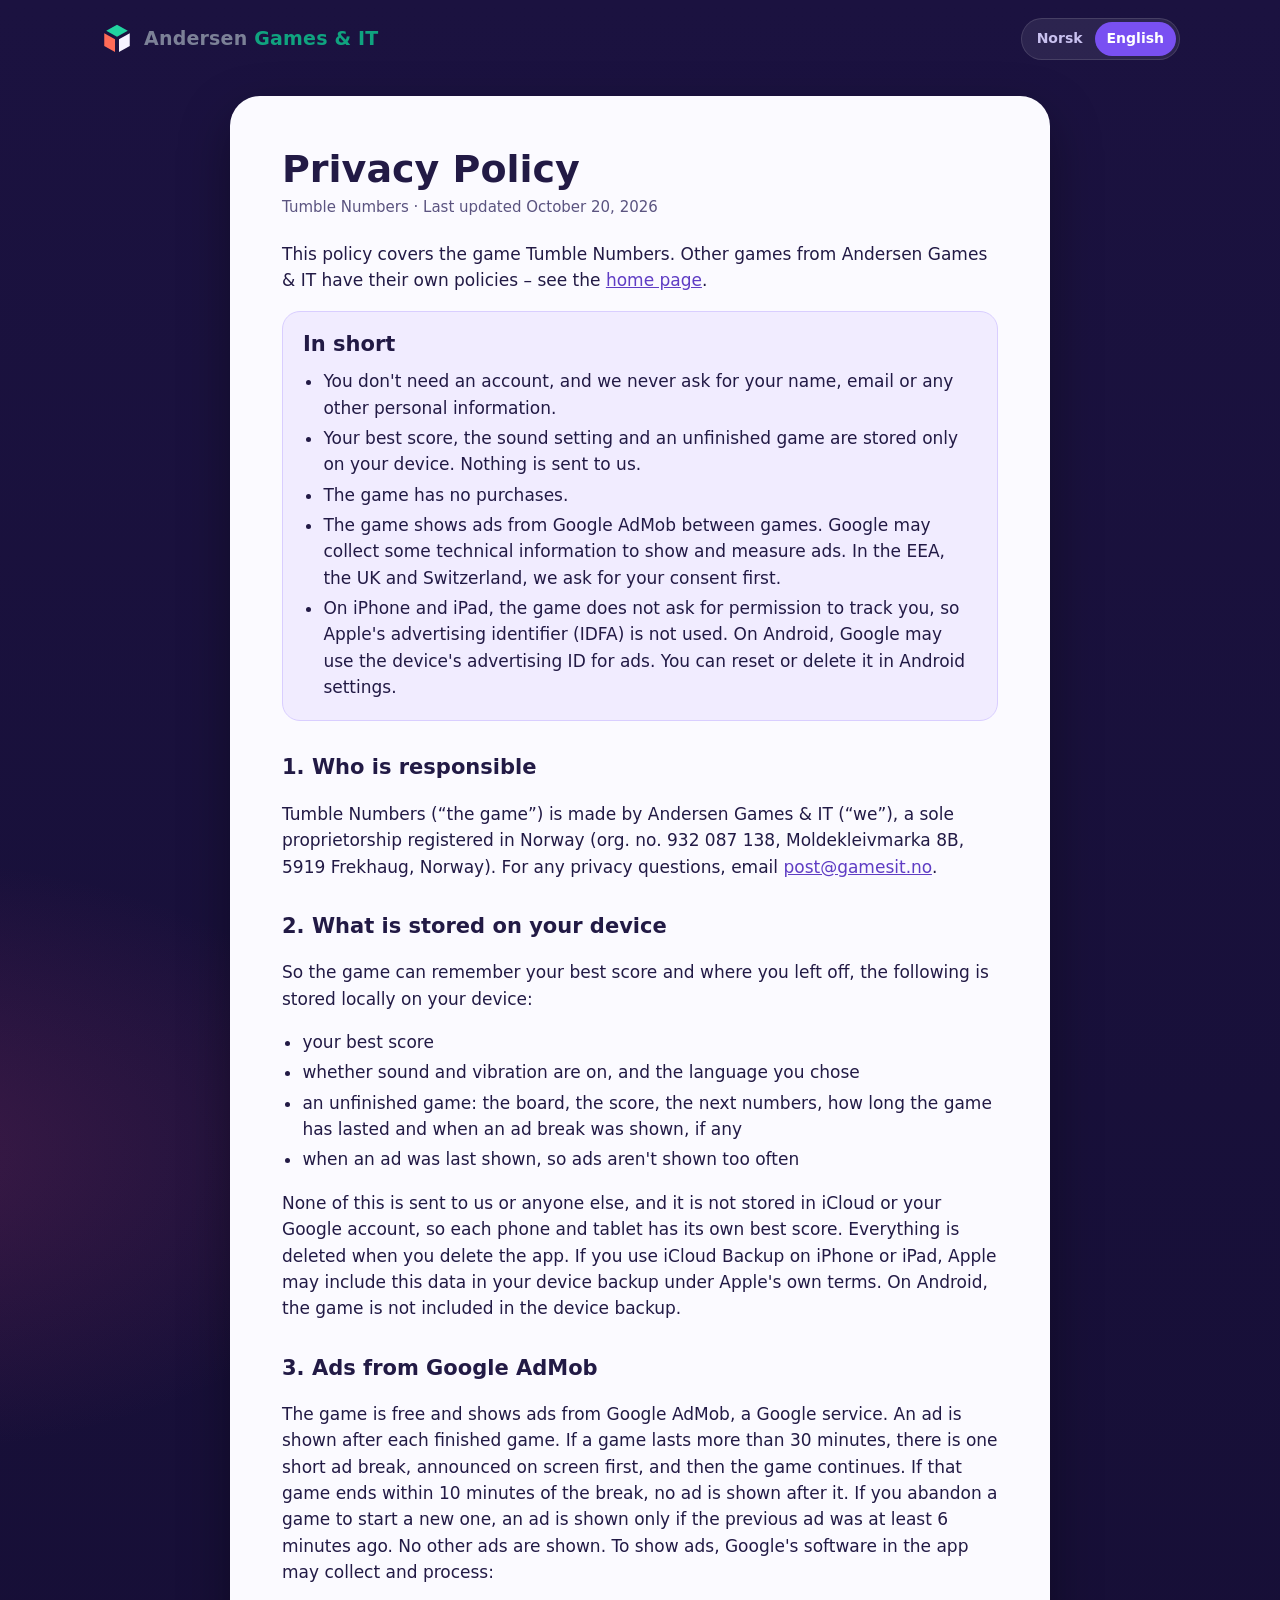
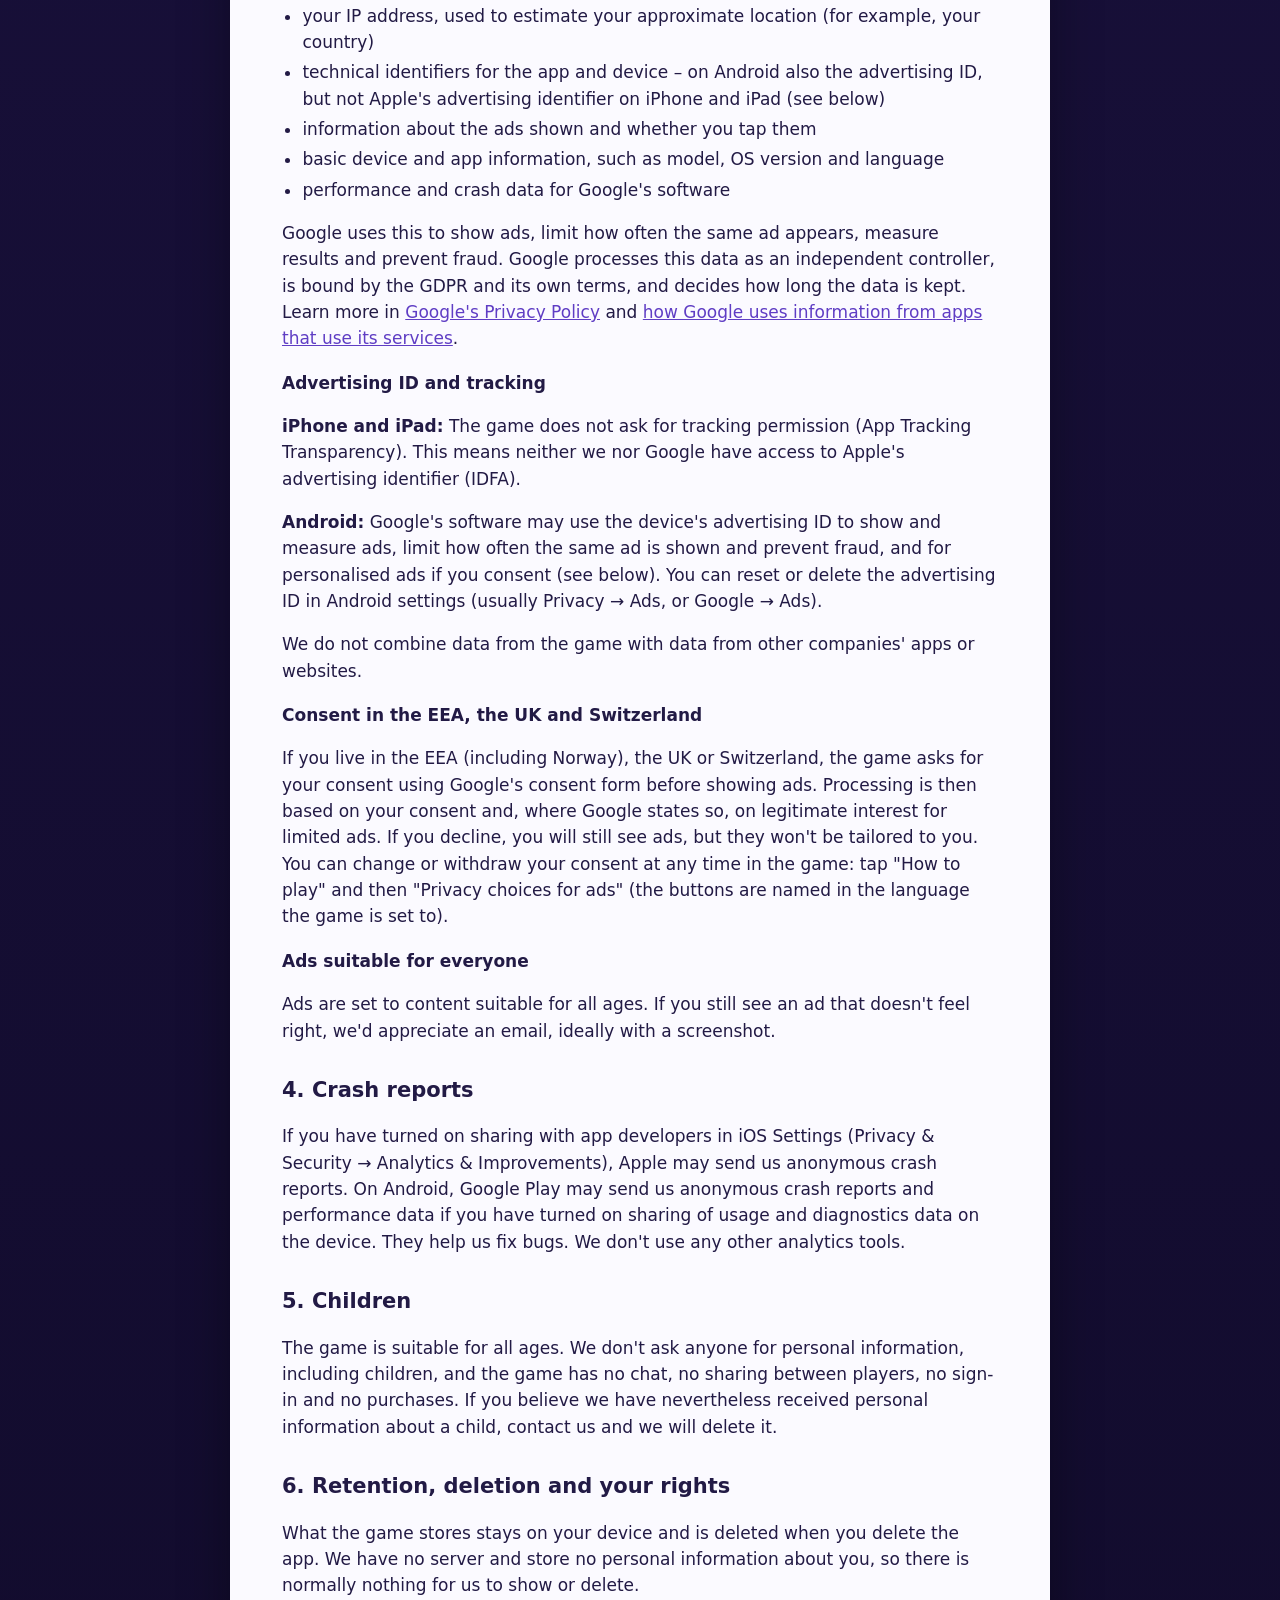
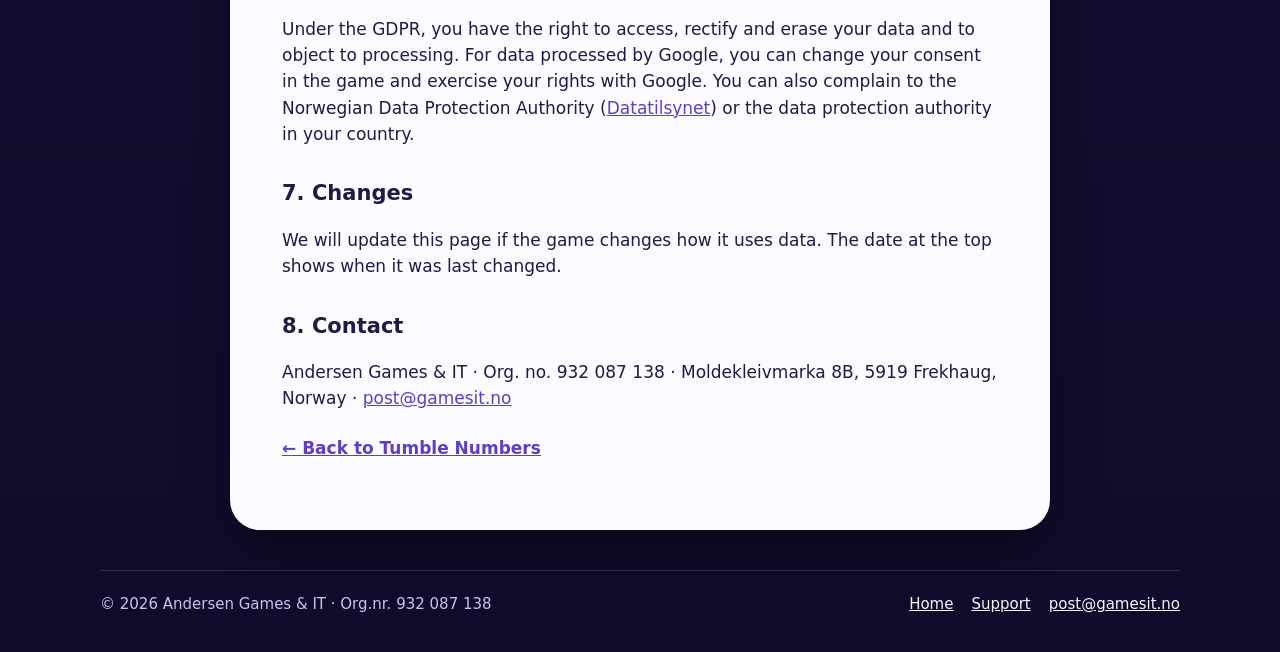
<file: tumble-numbers/personvern.html>
<!doctype html>
<html lang="en">
<head>
  <meta charset="utf-8">
  <meta name="viewport" content="width=device-width, initial-scale=1">
  <title>Privacy Policy – Tumble Numbers</title>
  <meta name="title-en" content="Privacy Policy – Tumble Numbers">
  <meta name="title-nb" content="Personvernerklæring – Tumble Numbers">
  <meta name="description" content="Privacy policy for Tumble Numbers by Andersen Games &amp; IT. Personvernerklæring for Tumble Numbers.">
  <link rel="canonical" href="https://play.gamesit.no/tumble-numbers/personvern.html">
  <meta name="theme-color" content="#1b1240">
  <link rel="icon" type="image/png" href="../img/favicon.png">
  <link rel="apple-touch-icon" href="../img/apple-touch-icon.png">
  <link rel="stylesheet" href="../assets/site.css">
  <script src="../assets/lang.js"></script>
</head>
<body>
  <div class="wrap">
    <header class="top">
      <a class="brand" href="../">
        <img src="../img/logo.svg" alt="" width="34" height="34">
        <span>Andersen <b>Games &amp; IT</b></span>
      </a>
      <div class="langs" role="group" aria-label="Language / Språk">
        <button type="button" data-set-lang="nb" aria-pressed="false" lang="nb">Norsk</button>
        <button type="button" data-set-lang="en" aria-pressed="false" lang="en">English</button>
      </div>
    </header>

    <main>
      <!-- ============ NORSK ============ -->
      <article class="paper" id="nb" data-l="nb" lang="nb">
        <h1>Personvernerklæring</h1>
        <p class="updated">Tumble Numbers · Sist oppdatert 20. oktober 2026</p>
        <p>Denne erklæringen gjelder spillet Tumble Numbers. Andre spill fra Andersen Games &amp; IT har egne erklæringer – se <a href="../">forsiden</a>.</p>

        <div class="summary-box">
          <h2>Kort fortalt</h2>
          <ul>
            <li>Du trenger ingen konto, og vi ber aldri om navn, e-post eller andre personopplysninger.</li>
            <li>Rekorden din, lydinnstillingen og et påbegynt spill lagres bare på enheten. Ingenting sendes til oss.</li>
            <li>Spillet har ingen kjøp.</li>
            <li>Spillet viser reklame fra Google AdMob mellom spillene. Google kan samle inn noe teknisk informasjon for å vise og måle reklamen. I EØS (også Norge), Storbritannia og Sveits spør vi om samtykke først.</li>
            <li>På iPhone og iPad ber spillet ikke om tillatelse til sporing, så Apples annonse-ID (IDFA) blir ikke brukt. På Android kan Google bruke annonse-ID-en på enheten til reklamen. Den kan du nullstille eller slette i Android-innstillingene.</li>
          </ul>
        </div>

        <h2>1. Hvem er ansvarlig</h2>
        <p>Tumble Numbers («spillet») er laget av Andersen Games &amp; IT («vi»), et enkeltpersonforetak registrert i Norge (org.nr. 932 087 138, Moldekleivmarka 8B, 5919 Frekhaug). Har du spørsmål om personvern, kan du sende e-post til <a href="mailto:post@gamesit.no">post@gamesit.no</a>.</p>

        <h2>2. Det som lagres på enheten din</h2>
        <p>For at spillet skal huske rekorden din og hvor du slapp, lagres dette lokalt på enheten:</p>
        <ul>
          <li>rekorden din (høyeste poengsum)</li>
          <li>om lyd og vibrasjon er på, og hvilket språk du har valgt</li>
          <li>et påbegynt spill: brettet, poengene, de neste tallene, hvor lenge spillet har vart og når en eventuell reklamepause ble vist</li>
          <li>når reklame sist ble vist, så den ikke vises for ofte</li>
        </ul>
        <p>Ingenting av dette sendes til oss eller til noen andre, og det lagres ikke i iCloud eller Google-kontoen din. Hver telefon og hvert nettbrett har derfor sin egen rekord. Alt slettes når du sletter appen. Bruker du sikkerhetskopi i iCloud på iPhone eller iPad, kan Apple ta med dataene i sikkerhetskopien av enheten din, etter Apples egne vilkår. På Android er spillet ikke med i sikkerhetskopien av enheten.</p>

        <h2>3. Reklame fra Google AdMob</h2>
        <p>Spillet er gratis og viser reklame fra Google AdMob, en tjeneste fra Google. Reklamen vises etter hvert ferdige spill. Varer et spill i over 30 minutter, kommer én kort reklamepause, som varsles på skjermen først, og så fortsetter spillet. Slutter spillet innen 10 minutter etter pausen, vises det ingen reklame etter det. Avbryter du et spill for å starte et nytt, vises reklame bare hvis det er minst 6 minutter siden forrige. Ellers vises det ikke reklame. For å vise reklame kan Googles programvare i appen samle inn og behandle:</p>
        <ul>
          <li>IP-adressen, som brukes til å anslå omtrentlig posisjon (for eksempel land)</li>
          <li>tekniske identifikatorer for appen og enheten – på Android også annonse-ID-en, men ikke Apples annonse-ID på iPhone og iPad (se under)</li>
          <li>informasjon om reklamen som vises, og om du trykker på den</li>
          <li>grunnleggende informasjon om enheten og appen, som modell, systemversjon og språk</li>
          <li>ytelses- og feildata for Googles programvare</li>
        </ul>
        <p>Google bruker dette til å vise reklame, begrense hvor ofte den samme reklamen vises, måle resultater og hindre svindel. Google behandler disse dataene som selvstendig behandlingsansvarlig, er bundet av personvernforordningen (GDPR) og Googles egne vilkår, og bestemmer selv hvor lenge dataene lagres. Les mer i <a href="https://policies.google.com/privacy" rel="noopener">Googles personvernerklæring</a> og <a href="https://policies.google.com/technologies/partner-sites" rel="noopener">hvordan Google bruker informasjon fra apper som bruker tjenestene deres</a>.</p>

        <h3>Annonse-ID og sporing</h3>
        <p><strong>iPhone og iPad:</strong> Spillet ber ikke om tillatelse til sporing (App Tracking Transparency). Derfor har verken vi eller Google tilgang til Apples annonse-ID (IDFA).</p>
        <p><strong>Android:</strong> Googles programvare kan bruke enhetens annonse-ID til å vise og måle reklame, begrense hvor ofte den samme reklamen vises og hindre svindel, og til tilpasset reklame hvis du samtykker (se under). Du kan nullstille eller slette annonse-ID-en i Android-innstillingene (vanligvis Personvern → Annonser, eller Google → Annonser).</p>
        <p>Vi kobler ikke data fra spillet sammen med data fra andre selskapers apper eller nettsteder.</p>

        <h3>Samtykke i EØS, Storbritannia og Sveits</h3>
        <p>Hvis du bor i EØS (også Norge), Storbritannia eller Sveits, spør spillet om samtykke med Googles samtykkeskjema før reklame vises. Behandlingen bygger da på samtykket ditt, og der Google oppgir det, på berettiget interesse for begrenset reklame. Sier du nei, ser du fortsatt reklame, men den blir ikke tilpasset deg. Du kan endre eller trekke tilbake samtykket når som helst i spillet: trykk «Regler» og så «Personvernvalg for reklame» (er spillet satt til engelsk, heter knappene «How to play» og «Privacy choices for ads»).</p>

        <h3>Reklame som passer for alle</h3>
        <p>Reklamen er stilt inn til innhold som passer for alle aldre. Hvis du likevel ser en annonse som ikke passer, setter vi pris på en e-post, gjerne med et skjermbilde.</p>

        <h2>4. Krasjrapporter</h2>
        <p>Hvis du har slått på deling med apputviklere i iOS-innstillingene (Personvern og sikkerhet → Analyse og forbedringer), kan Apple sende oss anonyme krasjrapporter. På Android kan Google Play sende oss anonyme krasjrapporter og ytelsesdata hvis du har slått på deling av bruks- og diagnostikkdata på enheten. De hjelper oss å rette feil. Vi bruker ingen andre analyseverktøy.</p>

        <h2>5. Barn</h2>
        <p>Spillet passer for alle aldre. Vi ber ikke om personopplysninger fra noen, heller ikke fra barn, og spillet har ingen chat, ingen deling mellom spillere, ingen innlogging og ingen kjøp. Mener du at vi likevel har fått personopplysninger om et barn, ta kontakt, så sletter vi dem.</p>

        <h2>6. Lagring, sletting og rettighetene dine</h2>
        <p>Det spillet lagrer, ligger bare på enheten din og slettes når du sletter appen. Vi har ingen server og lagrer ingen personopplysninger om deg, så vi har vanligvis ingenting å vise eller slette.</p>
        <p>Etter personvernforordningen (GDPR) har du rett til innsyn, retting, sletting og til å protestere mot behandling. For data som Google behandler, kan du endre samtykket i spillet og bruke rettighetene dine hos Google. Du kan også klage til <a href="https://www.datatilsynet.no/" rel="noopener">Datatilsynet</a> eller tilsynsmyndigheten i landet ditt.</p>

        <h2>7. Endringer</h2>
        <p>Vi oppdaterer denne siden hvis spillet endrer hvordan det bruker data. Datoen øverst viser når den sist ble endret.</p>

        <h2>8. Kontakt</h2>
        <p>Andersen Games &amp; IT · Org.nr. 932 087 138 · Moldekleivmarka 8B, 5919 Frekhaug, Norge · <a href="mailto:post@gamesit.no">post@gamesit.no</a></p>

        <p><a class="back" href="./">← Tilbake til Tumble Numbers</a></p>
      </article>

      <!-- ============ ENGLISH ============ -->
      <article class="paper" id="en" data-l="en" lang="en">
        <h1>Privacy Policy</h1>
        <p class="updated">Tumble Numbers · Last updated October 20, 2026</p>
        <p>This policy covers the game Tumble Numbers. Other games from Andersen Games &amp; IT have their own policies – see the <a href="../">home page</a>.</p>

        <div class="summary-box">
          <h2>In short</h2>
          <ul>
            <li>You don't need an account, and we never ask for your name, email or any other personal information.</li>
            <li>Your best score, the sound setting and an unfinished game are stored only on your device. Nothing is sent to us.</li>
            <li>The game has no purchases.</li>
            <li>The game shows ads from Google AdMob between games. Google may collect some technical information to show and measure ads. In the EEA, the UK and Switzerland, we ask for your consent first.</li>
            <li>On iPhone and iPad, the game does not ask for permission to track you, so Apple's advertising identifier (IDFA) is not used. On Android, Google may use the device's advertising ID for ads. You can reset or delete it in Android settings.</li>
          </ul>
        </div>

        <h2>1. Who is responsible</h2>
        <p>Tumble Numbers (“the game”) is made by Andersen Games &amp; IT (“we”), a sole proprietorship registered in Norway (org. no. 932 087 138, Moldekleivmarka 8B, 5919 Frekhaug, Norway). For any privacy questions, email <a href="mailto:post@gamesit.no">post@gamesit.no</a>.</p>

        <h2>2. What is stored on your device</h2>
        <p>So the game can remember your best score and where you left off, the following is stored locally on your device:</p>
        <ul>
          <li>your best score</li>
          <li>whether sound and vibration are on, and the language you chose</li>
          <li>an unfinished game: the board, the score, the next numbers, how long the game has lasted and when an ad break was shown, if any</li>
          <li>when an ad was last shown, so ads aren't shown too often</li>
        </ul>
        <p>None of this is sent to us or anyone else, and it is not stored in iCloud or your Google account, so each phone and tablet has its own best score. Everything is deleted when you delete the app. If you use iCloud Backup on iPhone or iPad, Apple may include this data in your device backup under Apple's own terms. On Android, the game is not included in the device backup.</p>

        <h2>3. Ads from Google AdMob</h2>
        <p>The game is free and shows ads from Google AdMob, a Google service. An ad is shown after each finished game. If a game lasts more than 30 minutes, there is one short ad break, announced on screen first, and then the game continues. If that game ends within 10 minutes of the break, no ad is shown after it. If you abandon a game to start a new one, an ad is shown only if the previous ad was at least 6 minutes ago. No other ads are shown. To show ads, Google's software in the app may collect and process:</p>
        <ul>
          <li>your IP address, used to estimate your approximate location (for example, your country)</li>
          <li>technical identifiers for the app and device – on Android also the advertising ID, but not Apple's advertising identifier on iPhone and iPad (see below)</li>
          <li>information about the ads shown and whether you tap them</li>
          <li>basic device and app information, such as model, OS version and language</li>
          <li>performance and crash data for Google's software</li>
        </ul>
        <p>Google uses this to show ads, limit how often the same ad appears, measure results and prevent fraud. Google processes this data as an independent controller, is bound by the GDPR and its own terms, and decides how long the data is kept. Learn more in <a href="https://policies.google.com/privacy" rel="noopener">Google's Privacy Policy</a> and <a href="https://policies.google.com/technologies/partner-sites" rel="noopener">how Google uses information from apps that use its services</a>.</p>

        <h3>Advertising ID and tracking</h3>
        <p><strong>iPhone and iPad:</strong> The game does not ask for tracking permission (App Tracking Transparency). This means neither we nor Google have access to Apple's advertising identifier (IDFA).</p>
        <p><strong>Android:</strong> Google's software may use the device's advertising ID to show and measure ads, limit how often the same ad is shown and prevent fraud, and for personalised ads if you consent (see below). You can reset or delete the advertising ID in Android settings (usually Privacy → Ads, or Google → Ads).</p>
        <p>We do not combine data from the game with data from other companies' apps or websites.</p>

        <h3>Consent in the EEA, the UK and Switzerland</h3>
        <p>If you live in the EEA (including Norway), the UK or Switzerland, the game asks for your consent using Google's consent form before showing ads. Processing is then based on your consent and, where Google states so, on legitimate interest for limited ads. If you decline, you will still see ads, but they won't be tailored to you. You can change or withdraw your consent at any time in the game: tap "How to play" and then "Privacy choices for ads" (the buttons are named in the language the game is set to).</p>

        <h3>Ads suitable for everyone</h3>
        <p>Ads are set to content suitable for all ages. If you still see an ad that doesn't feel right, we'd appreciate an email, ideally with a screenshot.</p>

        <h2>4. Crash reports</h2>
        <p>If you have turned on sharing with app developers in iOS Settings (Privacy &amp; Security → Analytics &amp; Improvements), Apple may send us anonymous crash reports. On Android, Google Play may send us anonymous crash reports and performance data if you have turned on sharing of usage and diagnostics data on the device. They help us fix bugs. We don't use any other analytics tools.</p>

        <h2>5. Children</h2>
        <p>The game is suitable for all ages. We don't ask anyone for personal information, including children, and the game has no chat, no sharing between players, no sign-in and no purchases. If you believe we have nevertheless received personal information about a child, contact us and we will delete it.</p>

        <h2>6. Retention, deletion and your rights</h2>
        <p>What the game stores stays on your device and is deleted when you delete the app. We have no server and store no personal information about you, so there is normally nothing for us to show or delete.</p>
        <p>Under the GDPR, you have the right to access, rectify and erase your data and to object to processing. For data processed by Google, you can change your consent in the game and exercise your rights with Google. You can also complain to the Norwegian Data Protection Authority (<a href="https://www.datatilsynet.no/en/" rel="noopener">Datatilsynet</a>) or the data protection authority in your country.</p>

        <h2>7. Changes</h2>
        <p>We will update this page if the game changes how it uses data. The date at the top shows when it was last changed.</p>

        <h2>8. Contact</h2>
        <p>Andersen Games &amp; IT · Org. no. 932 087 138 · Moldekleivmarka 8B, 5919 Frekhaug, Norway · <a href="mailto:post@gamesit.no">post@gamesit.no</a></p>

        <p><a class="back" href="./">← Back to Tumble Numbers</a></p>
      </article>
    </main>

    <footer class="foot">
      <span>© 2026 Andersen Games &amp; IT · Org.nr. 932 087 138</span>
      <nav aria-label="Footer">
        <a href="../"><span data-l="nb" lang="nb">Forsiden</span><span data-l="en" lang="en">Home</span></a>
        <a href="../#support"><span data-l="nb" lang="nb">Brukerstøtte</span><span data-l="en" lang="en">Support</span></a>
        <a href="mailto:post@gamesit.no">post@gamesit.no</a>
      </nav>
    </footer>
  </div>
</body>
</html>
</file>
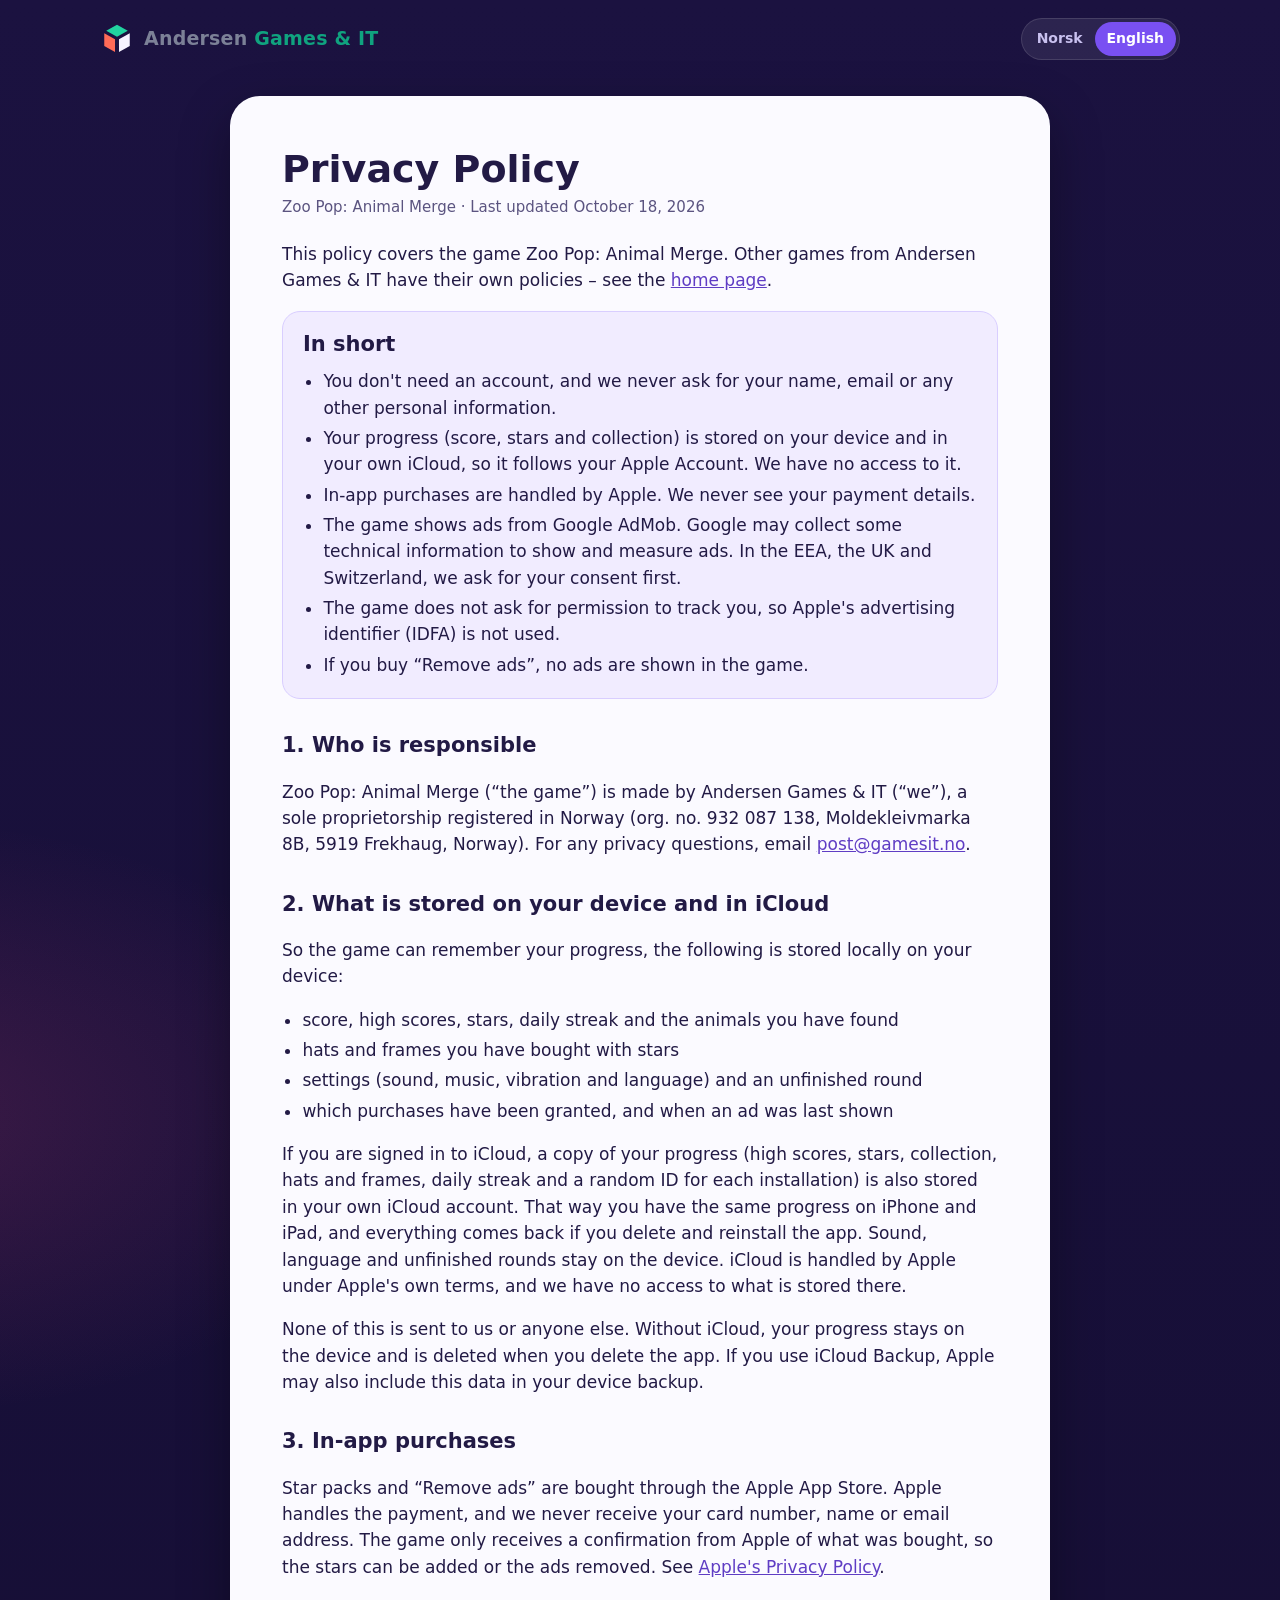
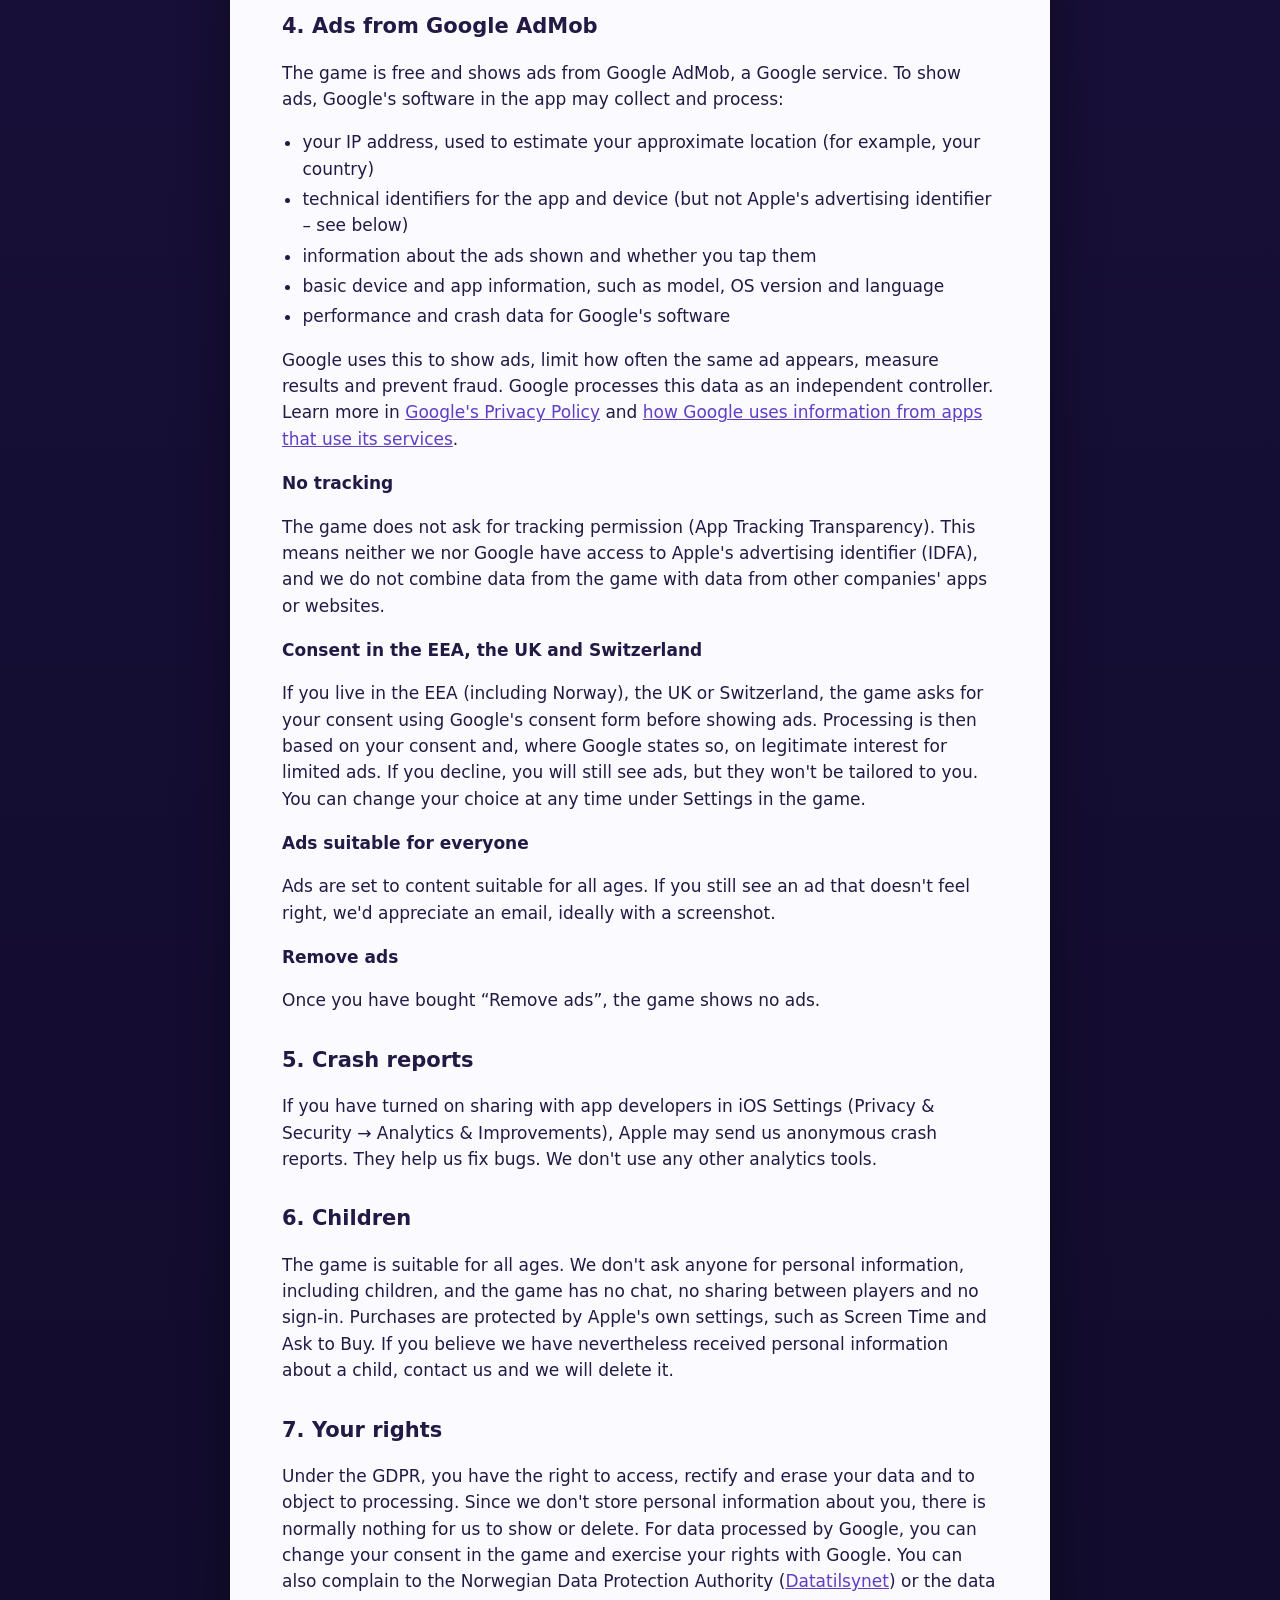
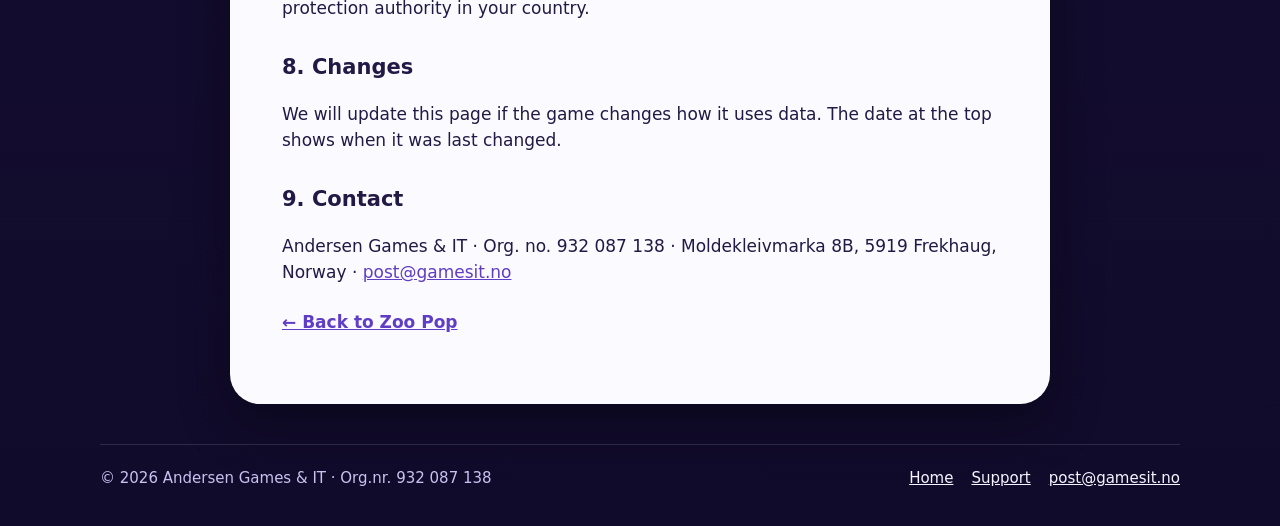
<file: zoopop/personvern.html>
<!doctype html>
<html lang="en">
<head>
  <meta charset="utf-8">
  <meta name="viewport" content="width=device-width, initial-scale=1">
  <title>Privacy Policy – Zoo Pop: Animal Merge</title>
  <meta name="title-en" content="Privacy Policy – Zoo Pop: Animal Merge">
  <meta name="title-nb" content="Personvernerklæring – Zoo Pop: Animal Merge">
  <meta name="description" content="Privacy policy for Zoo Pop: Animal Merge by Andersen Games &amp; IT. Personvernerklæring for Zoo Pop: Animal Merge.">
  <link rel="canonical" href="https://play.gamesit.no/zoopop/personvern.html">
  <meta name="theme-color" content="#1b1240">
  <link rel="icon" type="image/png" href="../img/favicon.png">
  <link rel="apple-touch-icon" href="../img/apple-touch-icon.png">
  <link rel="stylesheet" href="../assets/site.css">
  <script src="../assets/lang.js"></script>
</head>
<body>
  <div class="wrap">
    <header class="top">
      <a class="brand" href="../">
        <img src="../img/logo.svg" alt="" width="34" height="34">
        <span>Andersen <b>Games &amp; IT</b></span>
      </a>
      <div class="langs" role="group" aria-label="Language / Språk">
        <button type="button" data-set-lang="nb" aria-pressed="false" lang="nb">Norsk</button>
        <button type="button" data-set-lang="en" aria-pressed="false" lang="en">English</button>
      </div>
    </header>

    <main>
      <!-- ============ NORSK ============ -->
      <article class="paper" id="nb" data-l="nb" lang="nb">
        <h1>Personvernerklæring</h1>
        <p class="updated">Zoo Pop: Animal Merge · Sist oppdatert 18. oktober 2026</p>
        <p>Denne erklæringen gjelder spillet Zoo Pop: Animal Merge. Andre spill fra Andersen Games &amp; IT har egne erklæringer – se <a href="../">forsiden</a>.</p>

        <div class="summary-box">
          <h2>Kort fortalt</h2>
          <ul>
            <li>Du trenger ingen konto, og vi ber aldri om navn, e-post eller andre personopplysninger.</li>
            <li>Fremgangen din (poeng, stjerner og samling) lagres på enheten og i din egen iCloud, så den følger Apple-kontoen din. Vi har ikke tilgang til den.</li>
            <li>Kjøp i appen håndteres av Apple. Vi ser aldri betalingsopplysningene dine.</li>
            <li>Spillet viser reklame fra Google AdMob. Google kan samle inn noe teknisk informasjon for å vise og måle reklamen. I EØS (også Norge), Storbritannia og Sveits spør vi om samtykke først.</li>
            <li>Spillet ber ikke om tillatelse til sporing, så Apples annonse-ID (IDFA) blir ikke brukt.</li>
            <li>Kjøper du «Fjern reklame», vises ingen reklame i spillet.</li>
          </ul>
        </div>

        <h2>1. Hvem er ansvarlig</h2>
        <p>Zoo Pop: Animal Merge («spillet») er laget av Andersen Games &amp; IT («vi»), et enkeltpersonforetak registrert i Norge (org.nr. 932 087 138, Moldekleivmarka 8B, 5919 Frekhaug). Har du spørsmål om personvern, kan du sende e-post til <a href="mailto:post@gamesit.no">post@gamesit.no</a>.</p>

        <h2>2. Det som lagres på enheten din og i iCloud</h2>
        <p>For at spillet skal huske hvor langt du har kommet, lagres dette lokalt på enheten:</p>
        <ul>
          <li>poeng, rekorder, stjerner, dager på rad og hvilke dyr du har funnet</li>
          <li>hatter og rammer du har kjøpt med stjerner</li>
          <li>innstillinger (lyd, musikk, vibrasjon og språk) og en påbegynt runde</li>
          <li>hvilke kjøp som er gitt, og når reklame sist ble vist</li>
        </ul>
        <p>Er du logget inn i iCloud, lagres også en kopi av fremgangen (rekorder, stjerner, samling, hatter og rammer, dager på rad og en tilfeldig ID for hver installasjon) i din egen iCloud-konto. Da får du det samme på iPhone og iPad, og alt kommer tilbake hvis du sletter appen og installerer den på nytt. Lyd, språk og påbegynte runder blir bare på enheten. iCloud håndteres av Apple etter Apples egne vilkår, og vi har ikke tilgang til det som ligger der.</p>
        <p>Ingenting av dette sendes til oss eller til noen andre. Uten iCloud ligger fremgangen bare på enheten og slettes når du sletter appen. Bruker du sikkerhetskopi i iCloud, kan Apple også ta med dataene i sikkerhetskopien av enheten din.</p>

        <h2>3. Kjøp i appen</h2>
        <p>Stjernepakker og «Fjern reklame» kjøpes gjennom Apple App Store. Apple tar seg av betalingen, og vi får aldri kortnummer, navn eller e-postadressen din. Spillet får bare en bekreftelse fra Apple på hva som er kjøpt, slik at stjernene kan legges til eller reklamen fjernes. Les mer i <a href="https://www.apple.com/legal/privacy/" rel="noopener">Apples personvernerklæring</a>.</p>

        <h2>4. Reklame fra Google AdMob</h2>
        <p>Spillet er gratis og viser reklame fra Google AdMob, en tjeneste fra Google. For å vise reklame kan Googles programvare i appen samle inn og behandle:</p>
        <ul>
          <li>IP-adressen, som brukes til å anslå omtrentlig posisjon (for eksempel land)</li>
          <li>tekniske identifikatorer for appen og enheten (men ikke Apples annonse-ID, se under)</li>
          <li>informasjon om reklamen som vises, og om du trykker på den</li>
          <li>grunnleggende informasjon om enheten og appen, som modell, systemversjon og språk</li>
          <li>ytelses- og feildata for Googles programvare</li>
        </ul>
        <p>Google bruker dette til å vise reklame, begrense hvor ofte den samme reklamen vises, måle resultater og hindre svindel. Google behandler disse dataene som selvstendig behandlingsansvarlig. Les mer i <a href="https://policies.google.com/privacy" rel="noopener">Googles personvernerklæring</a> og <a href="https://policies.google.com/technologies/partner-sites" rel="noopener">hvordan Google bruker informasjon fra apper som bruker tjenestene deres</a>.</p>

        <h3>Ingen sporing</h3>
        <p>Spillet ber ikke om tillatelse til sporing (App Tracking Transparency). Derfor har verken vi eller Google tilgang til Apples annonse-ID (IDFA), og vi kobler ikke data fra spillet sammen med data fra andre selskapers apper eller nettsteder.</p>

        <h3>Samtykke i EØS, Storbritannia og Sveits</h3>
        <p>Hvis du bor i EØS (også Norge), Storbritannia eller Sveits, spør spillet om samtykke med Googles samtykkeskjema før reklame vises. Behandlingen bygger da på samtykket ditt, og der Google oppgir det, på berettiget interesse for begrenset reklame. Sier du nei, ser du fortsatt reklame, men den blir ikke tilpasset deg. Du kan endre valget når som helst under Innstillinger i spillet.</p>

        <h3>Reklame som passer for alle</h3>
        <p>Reklamen er stilt inn til innhold som passer for alle aldre. Hvis du likevel ser en annonse som ikke passer, setter vi pris på en e-post, gjerne med et skjermbilde.</p>

        <h3>Fjern reklame</h3>
        <p>Når du har kjøpt «Fjern reklame», viser spillet ingen reklame.</p>

        <h2>5. Krasjrapporter</h2>
        <p>Hvis du har slått på deling med apputviklere i iOS-innstillingene (Personvern og sikkerhet → Analyse og forbedringer), kan Apple sende oss anonyme krasjrapporter. De hjelper oss å rette feil. Vi bruker ingen andre analyseverktøy.</p>

        <h2>6. Barn</h2>
        <p>Spillet passer for alle aldre. Vi ber ikke om personopplysninger fra noen, heller ikke fra barn, og spillet har ingen chat, ingen deling mellom spillere og ingen innlogging. Kjøp beskyttes av Apples egne innstillinger, som Skjermtid og «Be om å kjøpe». Mener du at vi likevel har fått personopplysninger om et barn, ta kontakt, så sletter vi dem.</p>

        <h2>7. Rettighetene dine</h2>
        <p>Etter personvernforordningen (GDPR) har du rett til innsyn, retting, sletting og til å protestere mot behandling. Siden vi ikke lagrer personopplysninger om deg, har vi vanligvis ingenting å vise eller slette. For data som Google behandler, kan du endre samtykket i spillet og bruke rettighetene dine hos Google. Du kan også klage til <a href="https://www.datatilsynet.no/" rel="noopener">Datatilsynet</a> eller tilsynsmyndigheten i landet ditt.</p>

        <h2>8. Endringer</h2>
        <p>Vi oppdaterer denne siden hvis spillet endrer hvordan det bruker data. Datoen øverst viser når den sist ble endret.</p>

        <h2>9. Kontakt</h2>
        <p>Andersen Games &amp; IT · Org.nr. 932 087 138 · Moldekleivmarka 8B, 5919 Frekhaug, Norge · <a href="mailto:post@gamesit.no">post@gamesit.no</a></p>

        <p><a class="back" href="./">← Tilbake til Zoo Pop</a></p>
      </article>

      <!-- ============ ENGLISH ============ -->
      <article class="paper" id="en" data-l="en" lang="en">
        <h1>Privacy Policy</h1>
        <p class="updated">Zoo Pop: Animal Merge · Last updated October 18, 2026</p>
        <p>This policy covers the game Zoo Pop: Animal Merge. Other games from Andersen Games &amp; IT have their own policies – see the <a href="../">home page</a>.</p>

        <div class="summary-box">
          <h2>In short</h2>
          <ul>
            <li>You don't need an account, and we never ask for your name, email or any other personal information.</li>
            <li>Your progress (score, stars and collection) is stored on your device and in your own iCloud, so it follows your Apple Account. We have no access to it.</li>
            <li>In-app purchases are handled by Apple. We never see your payment details.</li>
            <li>The game shows ads from Google AdMob. Google may collect some technical information to show and measure ads. In the EEA, the UK and Switzerland, we ask for your consent first.</li>
            <li>The game does not ask for permission to track you, so Apple's advertising identifier (IDFA) is not used.</li>
            <li>If you buy “Remove ads”, no ads are shown in the game.</li>
          </ul>
        </div>

        <h2>1. Who is responsible</h2>
        <p>Zoo Pop: Animal Merge (“the game”) is made by Andersen Games &amp; IT (“we”), a sole proprietorship registered in Norway (org. no. 932 087 138, Moldekleivmarka 8B, 5919 Frekhaug, Norway). For any privacy questions, email <a href="mailto:post@gamesit.no">post@gamesit.no</a>.</p>

        <h2>2. What is stored on your device and in iCloud</h2>
        <p>So the game can remember your progress, the following is stored locally on your device:</p>
        <ul>
          <li>score, high scores, stars, daily streak and the animals you have found</li>
          <li>hats and frames you have bought with stars</li>
          <li>settings (sound, music, vibration and language) and an unfinished round</li>
          <li>which purchases have been granted, and when an ad was last shown</li>
        </ul>
        <p>If you are signed in to iCloud, a copy of your progress (high scores, stars, collection, hats and frames, daily streak and a random ID for each installation) is also stored in your own iCloud account. That way you have the same progress on iPhone and iPad, and everything comes back if you delete and reinstall the app. Sound, language and unfinished rounds stay on the device. iCloud is handled by Apple under Apple's own terms, and we have no access to what is stored there.</p>
        <p>None of this is sent to us or anyone else. Without iCloud, your progress stays on the device and is deleted when you delete the app. If you use iCloud Backup, Apple may also include this data in your device backup.</p>

        <h2>3. In-app purchases</h2>
        <p>Star packs and “Remove ads” are bought through the Apple App Store. Apple handles the payment, and we never receive your card number, name or email address. The game only receives a confirmation from Apple of what was bought, so the stars can be added or the ads removed. See <a href="https://www.apple.com/legal/privacy/" rel="noopener">Apple's Privacy Policy</a>.</p>

        <h2>4. Ads from Google AdMob</h2>
        <p>The game is free and shows ads from Google AdMob, a Google service. To show ads, Google's software in the app may collect and process:</p>
        <ul>
          <li>your IP address, used to estimate your approximate location (for example, your country)</li>
          <li>technical identifiers for the app and device (but not Apple's advertising identifier – see below)</li>
          <li>information about the ads shown and whether you tap them</li>
          <li>basic device and app information, such as model, OS version and language</li>
          <li>performance and crash data for Google's software</li>
        </ul>
        <p>Google uses this to show ads, limit how often the same ad appears, measure results and prevent fraud. Google processes this data as an independent controller. Learn more in <a href="https://policies.google.com/privacy" rel="noopener">Google's Privacy Policy</a> and <a href="https://policies.google.com/technologies/partner-sites" rel="noopener">how Google uses information from apps that use its services</a>.</p>

        <h3>No tracking</h3>
        <p>The game does not ask for tracking permission (App Tracking Transparency). This means neither we nor Google have access to Apple's advertising identifier (IDFA), and we do not combine data from the game with data from other companies' apps or websites.</p>

        <h3>Consent in the EEA, the UK and Switzerland</h3>
        <p>If you live in the EEA (including Norway), the UK or Switzerland, the game asks for your consent using Google's consent form before showing ads. Processing is then based on your consent and, where Google states so, on legitimate interest for limited ads. If you decline, you will still see ads, but they won't be tailored to you. You can change your choice at any time under Settings in the game.</p>

        <h3>Ads suitable for everyone</h3>
        <p>Ads are set to content suitable for all ages. If you still see an ad that doesn't feel right, we'd appreciate an email, ideally with a screenshot.</p>

        <h3>Remove ads</h3>
        <p>Once you have bought “Remove ads”, the game shows no ads.</p>

        <h2>5. Crash reports</h2>
        <p>If you have turned on sharing with app developers in iOS Settings (Privacy &amp; Security → Analytics &amp; Improvements), Apple may send us anonymous crash reports. They help us fix bugs. We don't use any other analytics tools.</p>

        <h2>6. Children</h2>
        <p>The game is suitable for all ages. We don't ask anyone for personal information, including children, and the game has no chat, no sharing between players and no sign-in. Purchases are protected by Apple's own settings, such as Screen Time and Ask to Buy. If you believe we have nevertheless received personal information about a child, contact us and we will delete it.</p>

        <h2>7. Your rights</h2>
        <p>Under the GDPR, you have the right to access, rectify and erase your data and to object to processing. Since we don't store personal information about you, there is normally nothing for us to show or delete. For data processed by Google, you can change your consent in the game and exercise your rights with Google. You can also complain to the Norwegian Data Protection Authority (<a href="https://www.datatilsynet.no/en/" rel="noopener">Datatilsynet</a>) or the data protection authority in your country.</p>

        <h2>8. Changes</h2>
        <p>We will update this page if the game changes how it uses data. The date at the top shows when it was last changed.</p>

        <h2>9. Contact</h2>
        <p>Andersen Games &amp; IT · Org. no. 932 087 138 · Moldekleivmarka 8B, 5919 Frekhaug, Norway · <a href="mailto:post@gamesit.no">post@gamesit.no</a></p>

        <p><a class="back" href="./">← Back to Zoo Pop</a></p>
      </article>
    </main>

    <footer class="foot">
      <span>© 2026 Andersen Games &amp; IT · Org.nr. 932 087 138</span>
      <nav aria-label="Footer">
        <a href="../"><span data-l="nb" lang="nb">Forsiden</span><span data-l="en" lang="en">Home</span></a>
        <a href="../#support"><span data-l="nb" lang="nb">Brukerstøtte</span><span data-l="en" lang="en">Support</span></a>
        <a href="mailto:post@gamesit.no">post@gamesit.no</a>
      </nav>
    </footer>
  </div>
</body>
</html>
</file>
<file: assets/site.css>
/* Andersen Games & IT – felles stil for play.gamesit.no */
:root {
  --bg: #1b1240;
  --bg-deep: #110b2b;
  --card: #261b57;
  --card-hi: #30246a;
  --line: rgba(255, 255, 255, 0.12);
  --text: #f6f3ff;
  --muted: #c9c1ef;
  --yellow: #ffd43b;
  --green: #37b24d;
  --green-hi: #51cf66;
  --violet: #7950f2;
  --pink: #e64980;
  --paper: #fbfaff;
  --ink: #221a45;
  --ink-muted: #5b5480;
  --radius: 22px;
  --font: ui-rounded, "SF Pro Rounded", "Nunito", "Segoe UI", system-ui, -apple-system, Roboto, "Helvetica Neue", Arial, sans-serif;
}

* { box-sizing: border-box; }

html { -webkit-text-size-adjust: 100%; }

body {
  margin: 0;
  font-family: var(--font);
  font-size: 17px;
  line-height: 1.55;
  color: var(--text);
  background-color: var(--bg);
  background-image:
    radial-gradient(1200px 600px at 85% -10%, rgba(121, 80, 242, 0.35), transparent 60%),
    radial-gradient(900px 500px at -10% 30%, rgba(230, 73, 128, 0.18), transparent 60%),
    linear-gradient(180deg, var(--bg) 0%, var(--bg-deep) 100%);
  min-height: 100vh;
}

a { color: var(--yellow); }
a:hover { text-decoration-thickness: 2px; }

img { max-width: 100%; height: auto; display: block; }

.wrap { width: min(1080px, 100% - 32px); margin-inline: auto; }

/* Språkbytte: uten JavaScript vises begge språk */
html[data-lang="en"] [data-l="nb"],
html[data-lang="nb"] [data-l="en"] { display: none !important; }

/* Topp */
.top {
  display: flex;
  align-items: center;
  justify-content: space-between;
  gap: 12px;
  padding: 18px 0;
}
.brand {
  display: inline-flex;
  align-items: center;
  gap: 10px;
  color: var(--text);
  text-decoration: none;
  font-weight: 800;
  font-size: 19px;
  letter-spacing: 0.2px;
}
.brand img { width: 34px; height: 34px; border-radius: 9px; }
.brand span { white-space: nowrap; }
.brand span { color: #7C8197; }
.brand span b { color: #10A37F; font-weight: 600; }

.langs {
  display: inline-flex;
  background: rgba(255, 255, 255, 0.08);
  border: 1px solid var(--line);
  border-radius: 999px;
  padding: 3px;
}
.langs button {
  font: inherit;
  font-size: 14px;
  font-weight: 700;
  color: var(--muted);
  background: none;
  border: 0;
  border-radius: 999px;
  padding: 6px 12px;
  cursor: pointer;
  min-height: 34px;
}
.langs button[aria-pressed="true"] { background: var(--violet); color: #fff; }
.langs button:focus-visible { outline: 2px solid var(--yellow); outline-offset: 2px; }

/* Forside */
.intro { padding: 28px 0 10px; max-width: 720px; }
.eyebrow {
  margin: 0 0 6px;
  color: var(--yellow);
  font-weight: 800;
  font-size: 14px;
  letter-spacing: 1.4px;
  text-transform: uppercase;
}
.intro h1 { margin: 0 0 10px; font-size: clamp(30px, 6vw, 44px); line-height: 1.12; }
.intro p { margin: 0; color: var(--muted); font-size: 18px; }

.game {
  margin: 34px 0 0;
  background: linear-gradient(180deg, rgba(255, 255, 255, 0.06), rgba(255, 255, 255, 0.02));
  border: 1px solid var(--line);
  border-radius: 30px;
  padding: clamp(20px, 4vw, 40px);
}
.game-head {
  display: grid;
  grid-template-columns: auto 1fr;
  gap: 22px;
  align-items: center;
}
.app-icon {
  width: clamp(96px, 18vw, 136px);
  aspect-ratio: 1;
  border-radius: 22.5%;
  box-shadow: 0 10px 30px rgba(0, 0, 0, 0.35), 0 0 0 1px rgba(255, 255, 255, 0.08);
}
.game h2 { margin: 0; font-size: clamp(26px, 4.6vw, 36px); line-height: 1.15; }
.game h2 small { display: block; color: var(--muted); font-size: 0.5em; font-weight: 700; letter-spacing: 0.4px; margin-top: 4px; }
.game-head p { margin: 10px 0 0; color: var(--muted); }

.badges { display: flex; flex-wrap: wrap; gap: 8px; margin-top: 14px; }
.badge {
  display: inline-flex;
  align-items: center;
  gap: 6px;
  padding: 7px 14px;
  border-radius: 999px;
  font-size: 14px;
  font-weight: 800;
  background: rgba(255, 212, 59, 0.14);
  color: var(--yellow);
  border: 1px solid rgba(255, 212, 59, 0.35);
}
.badge.soft { background: rgba(255, 255, 255, 0.08); color: var(--text); border-color: var(--line); }
.badge.store { background: var(--green-hi); color: #0f2416; border-color: transparent; }
a.badge.store { text-decoration: none; min-height: 44px; box-shadow: 0 3px 0 #2b8a3e; }
a.badge.store:hover { background: #8ce99a; }
a.badge.store:focus-visible { outline: 3px solid var(--yellow); outline-offset: 3px; }

.shots {
  display: grid;
  grid-template-columns: repeat(3, 1fr);
  gap: 18px;
  margin: 30px 0 6px;
}
.shots figure { margin: 0; }
.shots img {
  width: 100%;
  border-radius: 24px;
  border: 1px solid var(--line);
  box-shadow: 0 14px 34px rgba(0, 0, 0, 0.4);
  background: var(--bg);
}
.shots figcaption { text-align: center; color: var(--muted); font-size: 14px; margin-top: 8px; }

.features {
  display: grid;
  grid-template-columns: repeat(2, 1fr);
  gap: 14px;
  margin-top: 26px;
}
.feature {
  background: var(--card);
  border: 1px solid var(--line);
  border-radius: var(--radius);
  padding: 18px 20px;
}
.feature h3 { margin: 0 0 4px; font-size: 18px; }
.feature p { margin: 0; color: var(--muted); font-size: 16px; }
.dot { display: inline-block; width: 10px; height: 10px; border-radius: 50%; margin-right: 8px; vertical-align: 1px; }

.game-links { margin: 22px 0 0; font-size: 15px; }
.game-links a { color: var(--muted); }

/* Brukerstøtte */
.support {
  margin: 34px 0 0;
  display: grid;
  grid-template-columns: 1.1fr 1fr;
  gap: 18px;
}
.support > div {
  background: var(--card);
  border: 1px solid var(--line);
  border-radius: 30px;
  padding: clamp(20px, 4vw, 32px);
}
.support h2 { margin: 0 0 8px; font-size: 26px; }
.support p { margin: 0 0 16px; color: var(--muted); }
.btn {
  display: inline-flex;
  align-items: center;
  gap: 8px;
  min-height: 48px;
  padding: 12px 20px;
  border-radius: 16px;
  background: var(--green);
  color: #fff;
  font-weight: 800;
  text-decoration: none;
  box-shadow: 0 4px 0 #2b8a3e;
  word-break: break-all;
}
.btn:hover { background: var(--green-hi); }
.btn:focus-visible { outline: 3px solid var(--yellow); outline-offset: 3px; }

.faq-group + .faq-group { margin-top: 18px; }
.faq-group h3 { margin: 0 0 8px; font-size: 15px; letter-spacing: 1.2px; text-transform: uppercase; color: var(--yellow); }
details { border-top: 1px solid var(--line); padding: 12px 0; }
details:first-of-type { border-top: 0; padding-top: 0; }
summary { cursor: pointer; font-weight: 800; }
details p { margin: 8px 0 0; }

/* Bunn */
.foot {
  margin: 40px 0 0;
  padding: 22px 0 36px;
  border-top: 1px solid var(--line);
  color: var(--muted);
  font-size: 15px;
  display: flex;
  flex-wrap: wrap;
  gap: 8px 22px;
  justify-content: space-between;
}
.foot a { color: var(--text); }
.foot nav { display: flex; flex-wrap: wrap; gap: 8px 18px; }

/* Personvern */
.paper {
  background: var(--paper);
  color: var(--ink);
  border-radius: 30px;
  padding: clamp(22px, 5vw, 52px);
  margin: 18px auto 0;
  max-width: 820px;
  box-shadow: 0 20px 50px rgba(0, 0, 0, 0.35);
}
.paper a { color: #5f3dc4; }
.paper h1 { margin: 0 0 4px; font-size: clamp(24px, 6.4vw, 38px); line-height: 1.15; overflow-wrap: anywhere; hyphens: auto; }
.paper .updated { margin: 0 0 22px; color: var(--ink-muted); font-size: 15px; }
.paper h2 { margin: 30px 0 8px; font-size: 21px; }
.paper h3 { margin: 18px 0 6px; font-size: 17px; }
.paper p, .paper li { color: var(--ink); }
.paper ul { padding-left: 1.2em; }
.paper li { margin: 4px 0; }
.summary-box {
  background: #f1ecff;
  border: 1px solid #d9ceff;
  border-radius: 18px;
  padding: 16px 20px;
}
.summary-box h2 { margin-top: 0; }
.summary-box ul { margin: 0; }
.paper table { width: 100%; border-collapse: collapse; font-size: 15px; margin: 10px 0; }
.paper th, .paper td { text-align: left; padding: 8px 10px; border-bottom: 1px solid #e3def5; vertical-align: top; }
.paper th { background: #f4f1ff; }
.table-scroll { overflow-x: auto; }
.back { display: inline-block; margin: 6px 0 0; color: var(--muted); }
.paper .back { color: #5f3dc4; font-weight: 700; }

@media (max-width: 760px) {
  body { font-size: 16px; }
  .shots {
    grid-template-columns: repeat(3, 72%);
    overflow-x: auto;
    scroll-snap-type: x mandatory;
    padding-bottom: 8px;
    margin-inline: -4px;
    padding-inline: 4px;
  }
  .shots figure { scroll-snap-align: center; }
  .features { grid-template-columns: 1fr; }
  .support { grid-template-columns: 1fr; }
  .game-head { grid-template-columns: 1fr; text-align: left; }
}

@media (prefers-reduced-motion: no-preference) {
  .btn, .langs button { transition: background-color 0.15s ease; }
}

/* Lengre firmanavn i toppen: la det bryte over to linjer på smale skjermer */
.langs { flex-shrink: 0; }
@media (max-width: 480px) {
  .brand { font-size: 16px; min-width: 0; }
  .brand span { white-space: normal; line-height: 1.15; }
  .brand span b { white-space: nowrap; }
}

/* Oversikt: ett kort per spill */
.game-grid { display: grid; gap: 18px; margin-top: 30px; }
.game-card {
  display: grid;
  grid-template-columns: auto 1fr;
  gap: 22px;
  align-items: center;
  background: linear-gradient(180deg, rgba(255, 255, 255, 0.06), rgba(255, 255, 255, 0.02));
  border: 1px solid var(--line);
  border-radius: 30px;
  padding: clamp(20px, 4vw, 32px);
  color: var(--text);
  text-decoration: none;
}
.game-card:hover { border-color: rgba(255, 212, 59, 0.5); background: rgba(255, 255, 255, 0.08); }
.game-card:focus-visible { outline: 3px solid var(--yellow); outline-offset: 3px; }
.game-card h2 { margin: 0; font-size: clamp(24px, 4vw, 32px); line-height: 1.15; }
.game-card h2 small { display: block; color: var(--muted); font-size: 0.5em; font-weight: 700; letter-spacing: 0.4px; margin-top: 4px; }
.game-card p { margin: 10px 0 0; color: var(--muted); }
.game-card .more { display: inline-block; margin-top: 14px; color: var(--yellow); font-weight: 800; }
.support-single { grid-template-columns: 1fr; }
.crumbs { margin: 10px 0 0; font-size: 15px; }
.crumbs a { color: var(--muted); }
.game-page { margin-top: 14px; }
@media (max-width: 760px) {
  .game-card { grid-template-columns: 1fr; }
  .game-card .app-icon { width: 88px; }
}
</file>
